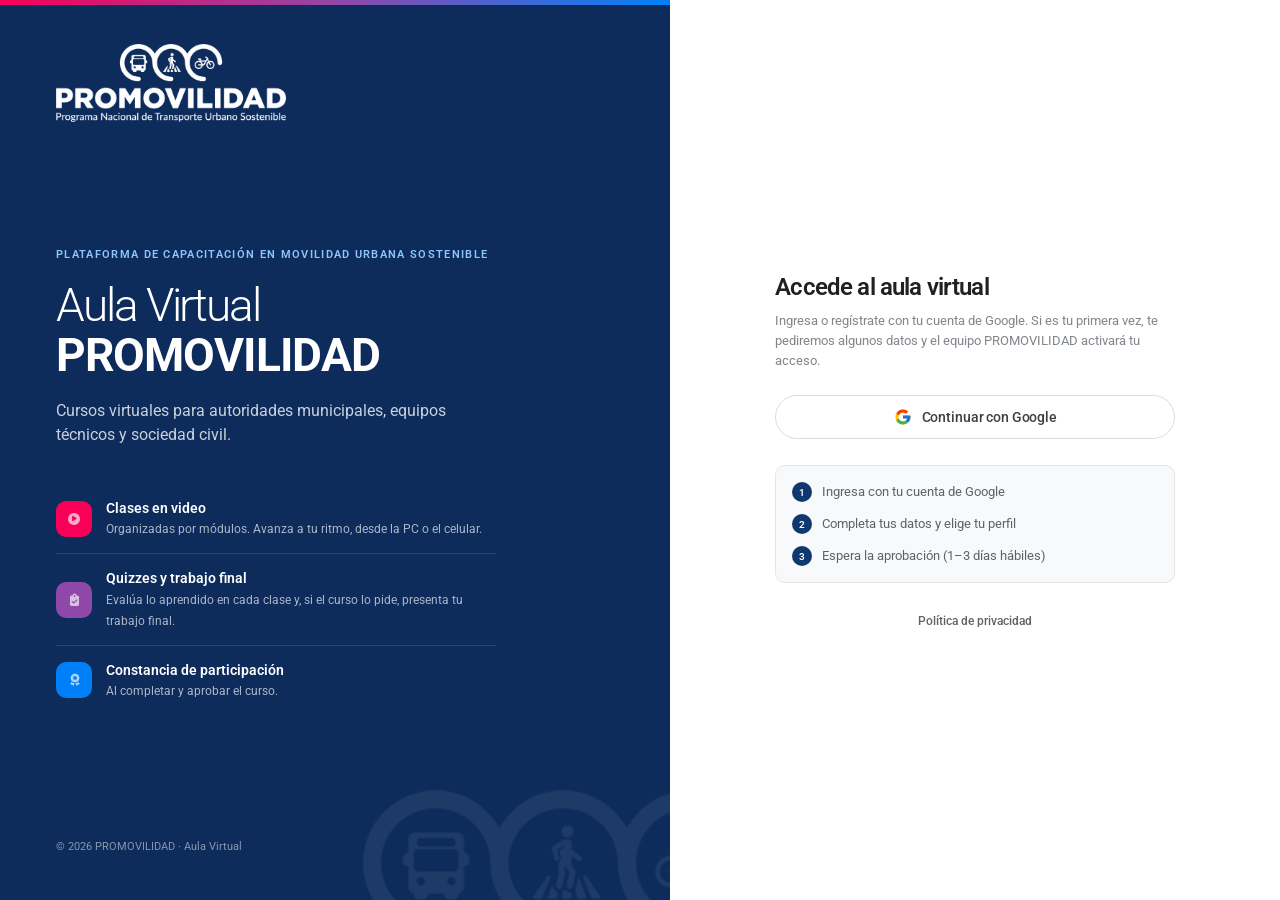
<file: index.html>
<!doctype html>
<html lang="es">
<head>
  <meta charset="utf-8"/>
  <meta name="viewport" content="width=device-width,initial-scale=1"/>
  <title>Aula Virtual · PROMOVILIDAD</title>
  <meta name="description" content="Aula Virtual PROMOVILIDAD: cursos de capacitación en Movilidad Urbana Sostenible."/>
  <link rel="icon" type="image/png" sizes="32x32" href="assets/favicon-32.png"/>
  <link rel="apple-touch-icon" href="assets/apple-touch-icon.png"/>
  <meta name="theme-color" content="#ffffff"/>
  <meta property="og:type" content="website"/>
  <meta property="og:site_name" content="PROMOVILIDAD"/>
  <meta property="og:title" content="Aula Virtual PROMOVILIDAD"/>
  <meta property="og:description" content="Cursos de capacitación en Movilidad Urbana Sostenible para autoridades municipales, equipos técnicos y sociedad civil."/>
  <meta property="og:url" content="https://promovilidad-mtc.github.io/aula-virtual/"/>
  <meta property="og:image" content="https://promovilidad-mtc.github.io/aula-virtual/assets/vista-previa.jpg"/>
  <meta property="og:image:width" content="1200"/>
  <meta property="og:image:height" content="630"/>
  <meta name="twitter:card" content="summary_large_image"/>
  <meta name="description" content="Plataforma de formación oficial de PROMOVILIDAD: capacitación en movilidad urbana sostenible para autoridades, equipos técnicos municipales y sociedad civil."/>
  <meta name="theme-color" content="#7b2d8b"/>
  <link rel="stylesheet" href="css/styles.css?v=202611060003"/>
  <link rel="stylesheet" href="https://cdnjs.cloudflare.com/ajax/libs/font-awesome/6.5.0/css/all.min.css"/>
</head>
<body data-page="landing">

  <main class="lnd2">

    <section class="lnd2-hero">

      <div class="lnd2-hero-in">
        <img class="lnd2-logo fu" src="assets/logo-promovilidad-blanco.webp" width="640" height="217"
             alt="PROMOVILIDAD - Programa Nacional de Transporte Urbano Sostenible"/>

        <div class="lnd2-copy">
          <p class="lnd2-eyebrow fu d1">Plataforma de capacitación en Movilidad Urbana Sostenible</p>
          <h1 class="lnd2-h1 fu d2">
            Aula Virtual <strong>PROMOVILIDAD</strong>
          </h1>
          <p class="lnd2-p fu d3">
            Cursos virtuales para autoridades municipales, equipos técnicos y sociedad civil.
          </p>

          <ul class="lnd2-feats fu d3">
            <li>
              <span class="lnd2-feat-ic"><i class="fa-solid fa-circle-play"></i></span>
              <div><strong>Clases en video</strong><span>Organizadas por módulos. Avanza a tu ritmo, desde la PC o el celular.</span></div>
            </li>
            <li>
              <span class="lnd2-feat-ic"><i class="fa-solid fa-clipboard-check"></i></span>
              <div><strong>Quizzes y trabajo final</strong><span>Evalúa lo aprendido en cada clase y, si el curso lo pide, presenta tu trabajo final.</span></div>
            </li>
            <li>
              <span class="lnd2-feat-ic"><i class="fa-solid fa-award"></i></span>
              <div><strong>Constancia de participación</strong><span>Al completar y aprobar el curso.</span></div>
            </li>
          </ul>
        </div>

        <p class="lnd2-foot">© 2026 PROMOVILIDAD · Aula Virtual</p>
      </div>
    </section>

    <section class="lnd2-panel">
      <div class="lnd2-box fu">

        <div id="vista-google">
          <h2 class="lnd2-title">Accede al aula virtual</h2>
          <p class="lnd2-sub">
            Ingresa o regístrate con tu cuenta de Google. Si es tu primera vez, te pediremos algunos datos
            y el equipo PROMOVILIDAD activará tu acceso.
          </p>

          <button class="btn-google" id="btn-google" type="button">
            <svg width="18" height="18" viewBox="0 0 48 48" aria-hidden="true">
              <path fill="#FFC107" d="M43.6 20.5H42V20H24v8h11.3C33.7 32.7 29.2 36 24 36c-6.6 0-12-5.4-12-12s5.4-12 12-12c3.1 0 5.8 1.2 7.9 3.1l5.7-5.7C34 6.1 29.3 4 24 4 12.9 4 4 12.9 4 24s8.9 20 20 20 20-8.9 20-20c0-1.3-.1-2.4-.4-3.5z"/>
              <path fill="#FF3D00" d="M6.3 14.7l6.6 4.8C14.7 15.1 19 12 24 12c3.1 0 5.8 1.2 7.9 3.1l5.7-5.7C34 6.1 29.3 4 24 4 16.3 4 9.7 8.3 6.3 14.7z"/>
              <path fill="#4CAF50" d="M24 44c5.2 0 9.9-2 13.4-5.2l-6.2-5.2C29.2 35.1 26.7 36 24 36c-5.2 0-9.6-3.3-11.3-7.9l-6.5 5C9.5 39.6 16.2 44 24 44z"/>
              <path fill="#1976D2" d="M43.6 20.5H42V20H24v8h11.3c-.8 2.2-2.2 4.2-4.1 5.6l6.2 5.2C37 39.2 44 34 44 24c0-1.3-.1-2.4-.4-3.5z"/>
            </svg>
            Continuar con Google
          </button>

          <ol class="lnd2-pasos">
            <li><span>1</span> Ingresa con tu cuenta de Google</li>
            <li><span>2</span> Completa tus datos y elige tu perfil</li>
            <li><span>3</span> Espera la aprobación (1–3 días hábiles)</li>
          </ol>

          <p class="lnd2-alt lnd2-admin-link">
            <a href="privacidad.html">Política de privacidad</a>
          </p>
        </div>

      </div>
    </section>
  </main>

  <div class="toast" id="toast" role="status" aria-live="polite"></div>
  <script type="module" src="js/app.js?v=202611060003"></script>
</body>
</html>
</file>
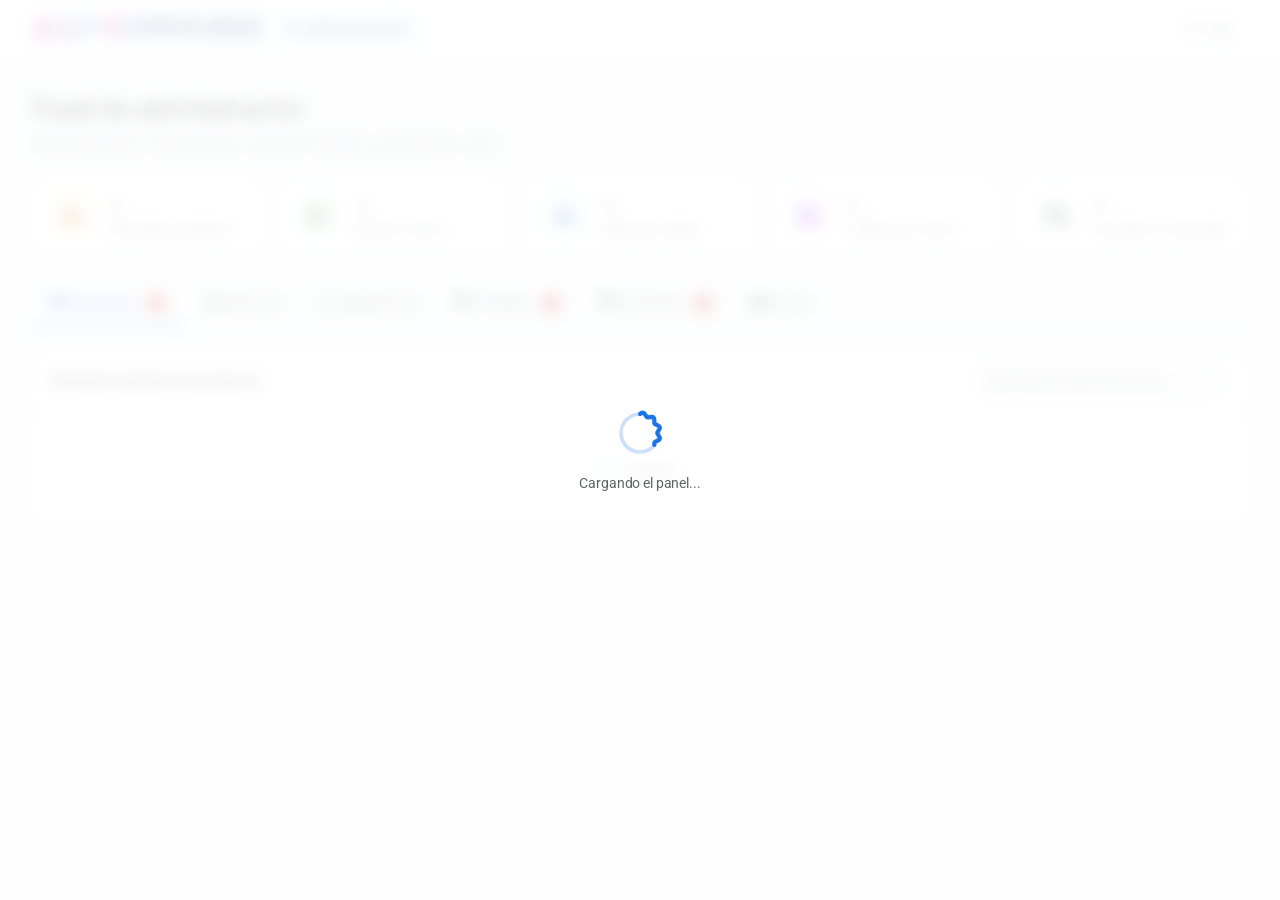
<file: admin.html>
<!doctype html>
<html lang="es">
<head>
  <meta charset="utf-8"/>
  <meta name="viewport" content="width=device-width,initial-scale=1"/>
  <title>Panel Admin · PROMOVILIDAD</title>
  <meta name="description" content="Aula Virtual PROMOVILIDAD: cursos de capacitación en Movilidad Urbana Sostenible."/>
  <link rel="icon" type="image/png" sizes="32x32" href="assets/favicon-32.png"/>
  <link rel="apple-touch-icon" href="assets/apple-touch-icon.png"/>
  <meta name="theme-color" content="#ffffff"/>
  <link rel="stylesheet" href="css/styles.css?v=202611060003"/>
  <link rel="stylesheet" href="https://cdnjs.cloudflare.com/ajax/libs/font-awesome/6.5.0/css/all.min.css"/>
  <style>
    body { min-height:100vh; overflow-y:auto; }

    .admin-header {
      background:var(--white);border-bottom:1px solid var(--border);
      height:var(--header-h);display:flex;align-items:center;
      justify-content:space-between;padding:0 28px;
      position:sticky;top:0;z-index:10;
    }
    .admin-brand { display:flex;align-items:center;gap:10px; }
    .admin-brand .sb-logo { width:28px;height:28px;border-radius:7px;background:var(--grad);display:flex;align-items:center;justify-content:center;font-size:11px;font-weight:700;color:#fff; }
    .admin-brand span { font-size:13px;font-weight:600;color:var(--text); }
    .admin-badge { font-size:10.5px;font-weight:600;padding:3px 10px;border-radius:999px;background:var(--purple-lt);color:var(--purple);border:1px solid var(--purple-md);margin-left:8px; }

    .admin-body { max-width:100%;padding:24px 32px 64px; }

    .tabs { display:flex;gap:4px;margin-bottom:24px;border-bottom:1px solid var(--border);padding-bottom:0; }
    .tab {
      padding:10px 18px;font-size:13px;font-weight:500;
      cursor:pointer;border:none;background:none;
      color:var(--muted);font-family:var(--font);
      border-bottom:2px solid transparent;margin-bottom:-1px;
      transition:.15s;letter-spacing:-.01em;
    }
    .tab:hover { color:var(--text); }
    .tab.active { color:var(--magenta);border-bottom-color:var(--magenta); }
    .tab-badge {
      display:inline-flex;align-items:center;justify-content:center;
      width:18px;height:18px;border-radius:50%;
      background:var(--red);color:#fff;
      font-size:9px;font-weight:700;margin-left:6px;
    }

    .tab-panel { display:none; }
    .tab-panel.active { display:block; }

    .admin-stats { display:grid;grid-template-columns:repeat(5,1fr);gap:10px;margin-bottom:20px; }
    .stat-box { background:var(--white);border:1px solid var(--border);border-radius:var(--r);padding:16px 20px;box-shadow:var(--shadow-xs); }
    .stat-box .n { font-size:32px;font-weight:300;letter-spacing:-.04em;line-height:1;margin-bottom:4px; }
    .stat-box .l { font-size:11px;color:var(--muted); }
    .n-purple { color:var(--purple); }
    .n-magenta { color:var(--magenta); }
    .n-amber   { color:var(--amber); }
    .n-green   { color:#1a7a35; }

    .admin-table-wrap { background:var(--white);border:1px solid var(--border);border-radius:var(--r);overflow:hidden;box-shadow:var(--shadow-xs); }
    .admin-table { width:100%;border-collapse:collapse;font-size:13px; }
    .admin-table thead tr { border-bottom:1px solid var(--border);background:var(--gray-50); }
    .admin-table thead th { padding:8px 10px;text-align:left;font-size:10.5px;font-weight:600;color:var(--muted);letter-spacing:.04em;text-transform:uppercase;white-space:nowrap; }
    .admin-table tbody tr { border-bottom:1px solid var(--border);transition:.1s background; }
    .admin-table tbody tr:last-child { border-bottom:none; }
    .admin-table tbody tr:hover { background:var(--gray-50); }
    .admin-table td { padding:10px;vertical-align:middle;white-space:normal;word-break:break-word;font-size:12.5px; }
    .admin-table-wrap { overflow-x:auto;width:100%; }
    .admin-table { width:100%;table-layout:fixed;min-width:900px; }
    .admin-table th:nth-child(1), .admin-table td:nth-child(1) { width:14%; }
    .admin-table th:nth-child(2), .admin-table td:nth-child(2) { width:17%; }
    .admin-table th:nth-child(3), .admin-table td:nth-child(3) { width:9%; }
    .admin-table th:nth-child(4), .admin-table td:nth-child(4) { width:12%; }
    .admin-table th:nth-child(5), .admin-table td:nth-child(5) { width:14%; }
    .admin-table th:nth-child(6), .admin-table td:nth-child(6) { width:7%; }
    .admin-table th:nth-child(7), .admin-table td:nth-child(7) { width:8%; }
    .admin-table th:nth-child(8), .admin-table td:nth-child(8) { width:9%; }
    .admin-table th:nth-child(9), .admin-table td:nth-child(9) { width:10%; }

    .sp { display:inline-block;padding:3px 10px;border-radius:999px;font-size:11px;font-weight:500; }
    .sp-pendiente  { background:var(--amber-bg);color:var(--amber);border:1px solid rgba(255,149,0,.2); }
    .sp-activo     { background:var(--green-bg);color:#1a7a35;border:1px solid rgba(48,209,88,.2); }
    .sp-inactivo   { background:var(--gray-100);color:var(--muted);border:1px solid var(--border); }
    .sp-rechazado  { background:var(--red-bg);color:var(--red);border:1px solid rgba(255,59,48,.2); }
    .sp-completado { background:var(--green-bg);color:#1a7a35;border:1px solid rgba(48,209,88,.2); }
    .sp-progreso   { background:var(--amber-bg);color:var(--amber);border:1px solid rgba(255,149,0,.2); }

    .act-btns { display:flex;gap:6px;align-items:center; }
    .act-btn {
      padding:5px 10px;border-radius:6px;font-size:11.5px;font-weight:500;
      cursor:pointer;border:1px solid transparent;font-family:var(--font);
      transition:.13s;white-space:nowrap;
    }
    .ab-activar   { background:var(--green-bg);color:#1a7a35;border-color:rgba(48,209,88,.2); }
    .ab-activar:hover { background:rgba(48,209,88,.15); }
    .ab-rechazar  { background:var(--red-bg);color:var(--red);border-color:rgba(255,59,48,.2); }
    .ab-rechazar:hover { background:rgba(255,59,48,.12); }
    .ab-desactivar{ background:var(--amber-bg);color:var(--amber);border-color:rgba(255,149,0,.2); }
    .ab-desactivar:hover { background:rgba(255,149,0,.14); }
    .ab-eliminar  { background:var(--red-bg);color:var(--red);border-color:rgba(255,59,48,.2); }
    .ab-eliminar:hover { background:rgba(255,59,48,.12); }
    .ab-ver       { background:var(--blue-lt);color:var(--blue);border-color:var(--blue-md); }
    .ab-ver:hover { background:rgba(30,134,212,.12); }
    .ab-nota      { background:var(--purple-lt);color:var(--purple);border-color:var(--purple-md); }
    .ab-nota:hover{ background:rgba(123,45,139,.12); }

    .nota-input {
      width:60px;padding:5px 8px;border:1px solid var(--border-hi);
      border-radius:6px;font-size:13px;font-family:var(--font);
      outline:none;text-align:center;
    }
    .nota-input:focus { border-color:var(--purple); }

    .empty-state { padding:48px;text-align:center;color:var(--muted);font-size:13px; }
    .empty-state i { font-size:32px;display:block;margin-bottom:10px;opacity:.3; }

    .table-toolbar { display:flex;align-items:center;justify-content:space-between;padding:14px 16px;border-bottom:1px solid var(--border); }
    .search-input {
      padding:7px 12px;border:1px solid var(--border-hi);border-radius:var(--r-sm);
      font-size:13px;font-family:var(--font);outline:none;width:260px;
      transition:.15s border-color;
    }
    .search-input:focus { border-color:var(--magenta); }

    .modal-overlay { position:fixed;inset:0;background:rgba(0,0,0,.4);display:none;align-items:center;justify-content:center;z-index:100;padding:24px; }
    .modal-overlay.open { display:flex; }
    .modal { background:var(--white);border-radius:16px;padding:28px 32px;max-width:400px;width:100%;box-shadow:var(--shadow-md); }
    .modal h3 { font-size:17px;font-weight:600;letter-spacing:-.03em;margin-bottom:6px; }
    .modal p  { font-size:13px;color:var(--muted);margin-bottom:20px;line-height:1.5; }
    .modal-nota-wrap { display:flex;flex-direction:column;gap:10px;margin-bottom:20px; }
    .modal-nota-wrap label { font-size:12px;font-weight:500;color:var(--gray-500); }
    .modal-nota-wrap input {
      padding:10px 14px;border:1.5px solid var(--border-hi);border-radius:var(--r-sm);
      font-size:16px;font-family:var(--font);outline:none;text-align:center;
      transition:.15s border-color;
    }
    .modal-nota-wrap input:focus { border-color:var(--purple); }
    .modal-nota-wrap textarea {
      padding:10px 12px;border:1px solid var(--border-hi);border-radius:var(--r-sm);
      font-size:13px;font-family:var(--font);outline:none;resize:none;
      transition:.15s border-color;
    }
    .modal-nota-wrap textarea:focus { border-color:var(--purple); }
    .modal-acts { display:flex;gap:10px;justify-content:flex-end; }

    @media (max-width:800px){ .admin-stats{grid-template-columns:repeat(2,1fr)} .admin-body{padding:16px} .table-toolbar{flex-direction:column;align-items:stretch;gap:8px} .search-input{width:100%} .tabs{overflow-x:auto} }

    .loading { display:flex;align-items:center;justify-content:center;padding:48px;color:var(--muted);font-size:13px;gap:8px; }

    .ed-toolbar { display:flex;align-items:center;justify-content:space-between;gap:12px;padding:14px 16px;border-bottom:1px solid var(--border); }
    .ed-toolbar h3 { font-size:14px;font-weight:600;color:var(--text);margin:0; }
    .ed-toolbar .ed-sub { font-size:12px;color:var(--muted);margin-top:2px; }
    .ed-back { background:none;border:none;color:var(--blue);font-size:12.5px;cursor:pointer;padding:0;margin-bottom:6px;font-family:var(--font); }
    .ed-back:hover { text-decoration:underline; }
    .ed-list { list-style:none;margin:0;padding:0; }
    .ed-item { display:flex;align-items:center;gap:14px;padding:12px 16px;border-bottom:1px solid var(--border); }
    .ed-item:last-child { border-bottom:none; }
    .ed-item:hover { background:var(--gray-50); }
    .ed-item.ed-oculto .ed-titulo { color:var(--muted); }
    .ed-num { width:28px;height:28px;flex:none;border-radius:50%;background:var(--gray-100);color:var(--gray-500);display:flex;align-items:center;justify-content:center;font-size:12px;font-weight:600; }
    .ed-main { flex:1;min-width:0; }
    .ed-titulo { font-size:13.5px;font-weight:500;color:var(--text);line-height:1.35; }
    .ed-meta { display:flex;flex-wrap:wrap;gap:6px;align-items:center;margin-top:5px;font-size:11.5px;color:var(--muted); }
    .ed-acts { display:flex;gap:6px;align-items:center;flex:none; }
    .ed-flechas { display:flex;flex-direction:column;gap:2px; }
    .ed-flecha { width:24px;height:18px;border:1px solid var(--border);background:var(--white);border-radius:4px;cursor:pointer;font-size:9px;color:var(--gray-500);padding:0; }
    .ed-flecha:hover:not(:disabled) { border-color:var(--blue);color:var(--blue); }
    .ed-flecha:disabled { opacity:.35;cursor:default; }
    .sp-oculto { background:var(--gray-100);color:var(--muted);border:1px solid var(--border); }
    .sp-perfil { background:var(--blue-lt);color:var(--blue);border:1px solid var(--blue-md); }

    .modal.modal-ancho { max-width:560px;max-height:90vh;overflow-y:auto; }
    .ed-form .fg { margin-bottom:14px; }
    .ed-form .fl { display:block;font-size:12px;font-weight:500;color:var(--gray-500);margin-bottom:6px; }
    .ed-form .fi, .ed-form textarea {
      width:100%;padding:9px 12px;border:1px solid var(--border-hi);border-radius:var(--r-sm);
      font-size:13.5px;font-family:var(--font);outline:none;box-sizing:border-box;
    }
    .ed-form textarea { resize:vertical;min-height:70px; }
    .ed-form .fi:focus, .ed-form textarea:focus { border-color:var(--blue); }
    .ed-checks { display:flex;flex-direction:column;gap:8px; }
    .ed-check { display:flex;align-items:flex-start;gap:9px;font-size:13px;color:var(--text);cursor:pointer;line-height:1.4; }
    .ed-check input { margin-top:2px;accent-color:var(--blue); }
    .ed-check small { display:block;color:var(--muted);font-size:11.5px; }
    .ed-nota { font-size:11.5px;color:var(--muted);margin-top:6px;line-height:1.45; }
    .ed-form select.fi { background:var(--white); }
    .ed-video-estado { font-size:12px;margin-top:8px;line-height:1.45; }
    .ed-preview { margin-top:10px;border-radius:var(--r-sm);overflow:hidden;border:1px solid var(--border);background:#000;aspect-ratio:16/9; }
    .ed-preview iframe { width:100%;height:100%;border:0;display:block; }
    .ed-mat { display:grid;grid-template-columns:1fr 1.4fr 24px;gap:6px;align-items:center;margin-bottom:6px; }
    .ed-mat .fi { padding:7px 10px;font-size:12.5px; }
    .ed-mat .mat-quitar { height:24px; }
    @media (max-width:600px){ .ed-mat{grid-template-columns:1fr 24px} .ed-mat .mat-url{grid-column:1} .ed-acts{flex-wrap:wrap} }

    .ed-preg { border:1px solid var(--border);border-radius:var(--r-sm);padding:12px;margin-bottom:10px;background:var(--gray-50); }
    .ed-preg-cab { display:flex;align-items:center;justify-content:space-between;margin-bottom:8px;font-size:12.5px; }
    .ed-preg-acts { display:flex;gap:4px; }
    .ed-preg-acts .ed-flecha { height:22px;width:24px; }
    .ed-preg textarea { background:var(--white);min-height:52px; }
    .ed-opcs { display:flex;flex-direction:column;gap:6px;margin-top:8px; }
    .ed-opc { display:grid;grid-template-columns:18px 22px 1fr;gap:6px;align-items:center;cursor:pointer; }
    .ed-opc input[type="radio"] { accent-color:#1a7a35;width:16px;height:16px;margin:0; }
    .ed-opc .fi { padding:6px 10px;font-size:12.5px;background:var(--white); }
    .ed-letra { width:22px;height:22px;border-radius:50%;background:var(--white);border:1px solid var(--border);display:flex;align-items:center;justify-content:center;font-size:11px;font-weight:600;color:var(--gray-500); }
    .ed-opc:has(input[type="radio"]:checked) .ed-letra { background:#1a7a35;border-color:#1a7a35;color:#fff; }
    .ed-opc:has(input[type="radio"]:checked) .fi { border-color:#1a7a35; }
    .ed-aviso { display:flex;gap:10px;align-items:flex-start;background:var(--amber-bg);border:1px solid rgba(255,149,0,.25);color:var(--text);border-radius:var(--r-sm);padding:10px 12px;font-size:12.5px;line-height:1.45;margin-bottom:12px; }
    .ed-aviso i { color:var(--amber);margin-top:2px; }
  </style>
</head>
<body data-page="admin">

  <div id="carga-global" class="carga-global" role="status">
    <div class="carga-caja"><div class="carga-spin"></div><p>Cargando el panel...</p></div>
  </div>

  <header class="admin-header">
    <div class="admin-brand">
      <img class="app-logo-img" src="assets/logo-promovilidad-color.webp" width="720" height="81" alt="PROMOVILIDAD"/>
      <span class="admin-badge"><i class="fa-solid fa-shield-halved"></i> Administración</span>
    </div>
    <div style="display:flex;align-items:center;gap:10px">
      <span style="font-size:12px;color:var(--muted)" id="admin-email"></span>

      <button class="btn btn-sm btn-ghost" id="btn-respaldo" hidden title="Descarga en Excel todos los datos de la plataforma">
        <i class="fa-solid fa-database"></i> Descargar respaldo
      </button>
      <button class="btn btn-sm btn-ghost" id="btn-salir">
        <i class="fa-solid fa-arrow-right-from-bracket"></i> Salir
      </button>
    </div>
  </header>

  <div class="admin-body">

    <div class="admin-hero fu">
      <h1>Panel de administración</h1>
      <p>Aprueba alumnos, revisa trabajos, responde consultas y gestiona los cursos.</p>
    </div>

    <div class="admin-stats fu">
      <div class="stat-box">
        <span class="stat-ic ic-ambar"><i class="fa-solid fa-user-clock"></i></span>
        <div><div class="n" id="stat-pendientes">—</div><div class="l">Solicitudes pendientes</div></div>
      </div>
      <div class="stat-box">
        <span class="stat-ic ic-verde"><i class="fa-solid fa-user-check"></i></span>
        <div><div class="n" id="stat-activos">—</div><div class="l">Alumnos activos</div></div>
      </div>
      <div class="stat-box">
        <span class="stat-ic ic-azul"><i class="fa-solid fa-book-open-reader"></i></span>
        <div><div class="n" id="stat-matriculas">—</div><div class="l">Matrículas totales</div></div>
      </div>
      <div class="stat-box">
        <span class="stat-ic ic-morado"><i class="fa-solid fa-file-circle-check"></i></span>
        <div><div class="n" id="stat-examenes">—</div><div class="l">Trabajos por revisar</div></div>
      </div>
      <div class="stat-box">
        <span class="stat-ic ic-gris"><i class="fa-solid fa-comments"></i></span>
        <div><div class="n" id="stat-consultas">—</div><div class="l">Consultas sin responder</div></div>
      </div>
    </div>

    <div class="tabs">
      <button class="tab active" data-tab="solicitudes" onclick="switchTab('solicitudes')">
        <i class="fa-solid fa-clock"></i> Solicitudes
        <span class="tab-badge" id="badge-sol">0</span>
      </button>
      <button class="tab" data-tab="alumnos" onclick="switchTab('alumnos')">
        <i class="fa-solid fa-users"></i> Alumnos
      </button>
      <button class="tab" data-tab="seguimiento" onclick="switchTab('seguimiento')">
        <i class="fa-solid fa-chart-line"></i> Seguimiento
      </button>
      <button class="tab" data-tab="examenes" onclick="switchTab('examenes')">
        <i class="fa-solid fa-file-circle-check"></i> Trabajos
        <span class="tab-badge" id="badge-exam">0</span>
      </button>
      <button class="tab" data-tab="consultas" onclick="switchTab('consultas')">
        <i class="fa-solid fa-comments"></i> Consultas
        <span class="tab-badge" id="badge-cons">0</span>
      </button>
      <button class="tab" data-tab="cursos" onclick="switchTab('cursos')">
        <i class="fa-solid fa-book-open"></i> Cursos
      </button>
    </div>

    <div class="tab-panel active" id="panel-solicitudes">
      <div class="admin-table-wrap">
        <div class="table-toolbar">
          <span style="font-size:13px;font-weight:500;color:var(--text)">Solicitudes pendientes de aprobación</span>
          <input class="search-input" type="text" placeholder="Buscar por nombre, email, DNI..." id="search-sol" oninput="filtrarTabla('sol')"/>
        </div>
        <div id="tabla-solicitudes">
          <div class="loading"><i class="fa-solid fa-spinner fa-spin"></i> Cargando...</div>
        </div>
      </div>
    </div>

    <div class="tab-panel" id="panel-alumnos">
      <div class="admin-table-wrap">
        <div class="table-toolbar">
          <span style="font-size:13px;font-weight:500;color:var(--text)">Alumnos registrados</span>
          <input class="search-input" type="text" placeholder="Buscar por nombre, email, DNI..." id="search-alum" oninput="filtrarTabla('alum')"/>
        </div>
        <div id="tabla-alumnos">
          <div class="loading"><i class="fa-solid fa-spinner fa-spin"></i> Cargando...</div>
        </div>
      </div>
    </div>

    <div class="tab-panel" id="panel-examenes">
      <div class="admin-table-wrap">
        <div class="table-toolbar">
          <span style="font-size:13px;font-weight:500;color:var(--text)">Trabajos finales entregados</span>
          <select class="search-input" id="filtro-trab" style="width:200px" onchange="filtrarTrabajos()">
            <option value="pendiente">Por revisar</option>
            <option value="">Todos</option>
          </select>
        </div>
        <div id="tabla-examenes">
          <div class="loading"><i class="fa-solid fa-spinner fa-spin"></i> Cargando...</div>
        </div>
      </div>
    </div>

    <div class="tab-panel" id="panel-seguimiento">
      <div class="admin-table-wrap">
        <div class="table-toolbar" style="gap:10px;flex-wrap:wrap">
          <select class="search-input" id="sg-curso" style="width:340px"></select>
          <div style="display:flex;gap:8px;align-items:center">
            <input class="search-input" type="text" placeholder="Buscar alumno..." id="sg-buscar"/>
            <button class="btn btn-sm btn-ghost" id="sg-csv" title="Descargar para Excel"><i class="fa-solid fa-file-excel"></i> Excel</button>
          </div>
        </div>
        <div id="tabla-seguimiento">
          <div class="loading"><i class="fa-solid fa-spinner fa-spin"></i> Cargando...</div>
        </div>
      </div>
    </div>

    <div class="tab-panel" id="panel-consultas">
      <div class="admin-table-wrap">
        <div class="table-toolbar">
          <span style="font-size:13px;font-weight:500;color:var(--text)">Consultas de los alumnos</span>
          <select class="search-input" id="cs-filtro" style="width:200px">
            <option value="pendientes">Sin responder</option>
            <option value="todas">Todas</option>
          </select>
        </div>
        <div id="lista-consultas">
          <div class="loading"><i class="fa-solid fa-spinner fa-spin"></i> Cargando...</div>
        </div>
      </div>
    </div>

    <div class="tab-panel" id="panel-cursos">
      <div class="admin-table-wrap" id="editor-cursos">
        <div class="loading"><i class="fa-solid fa-spinner fa-spin"></i> Cargando...</div>
      </div>
    </div>

  </div>

  <div class="modal-overlay" id="modal-editor">
    <div class="modal modal-ancho">
      <h3 id="me-titulo">Editar</h3>
      <p id="me-desc" style="margin-bottom:16px"></p>
      <form class="ed-form" id="me-form" novalidate></form>
      <div class="modal-acts">
        <button class="btn btn-ghost" type="button" id="me-cancelar">Cancelar</button>
        <button class="btn btn-grad" type="button" id="me-guardar"><i class="fa-solid fa-check"></i> Guardar</button>
      </div>
    </div>
  </div>

  <div class="modal-overlay" id="modal-nota">
    <div class="modal">
      <h3>Revisar trabajo final</h3>
      <p id="modal-nota-desc">Alumno · Curso</p>
      <div class="modal-nota-wrap">
        <a class="act-btn ab-ver" id="rev-abrir" href="#" target="_blank" rel="noopener" style="text-align:center;padding:8px">
          <i class="fa-brands fa-google-drive"></i> Abrir el trabajo en Drive
        </a>
        <label>Comentario para el alumno (obligatorio si lo observas)</label>
        <textarea id="input-comentario" rows="3" placeholder="Qué debe corregir, o una felicitación..."></textarea>
      </div>
      <div class="modal-acts">
        <button class="btn btn-ghost" onclick="cerrarModalNota()">Cancelar</button>
        <button class="btn btn-ghost" id="btn-observar" onclick="guardarRevision('desaprobado')" style="color:var(--amber)">
          <i class="fa-solid fa-triangle-exclamation"></i> Observar
        </button>
        <button class="btn btn-grad" id="btn-guardar-nota" onclick="guardarRevision('revisado')">
          <i class="fa-solid fa-check"></i> Conforme
        </button>
      </div>
    </div>
  </div>

  <div class="toast" id="toast"></div>
  <script type="module" src="js/supabase.js?v=202611060003"></script>
  <script type="module" src="js/admin.js?v=202611060003"></script>
  <script type="module" src="js/admin-cursos.js?v=202611060003"></script>
  <script type="module" src="js/admin-seguimiento.js?v=202611060003"></script>
</body>
</html>
</file>
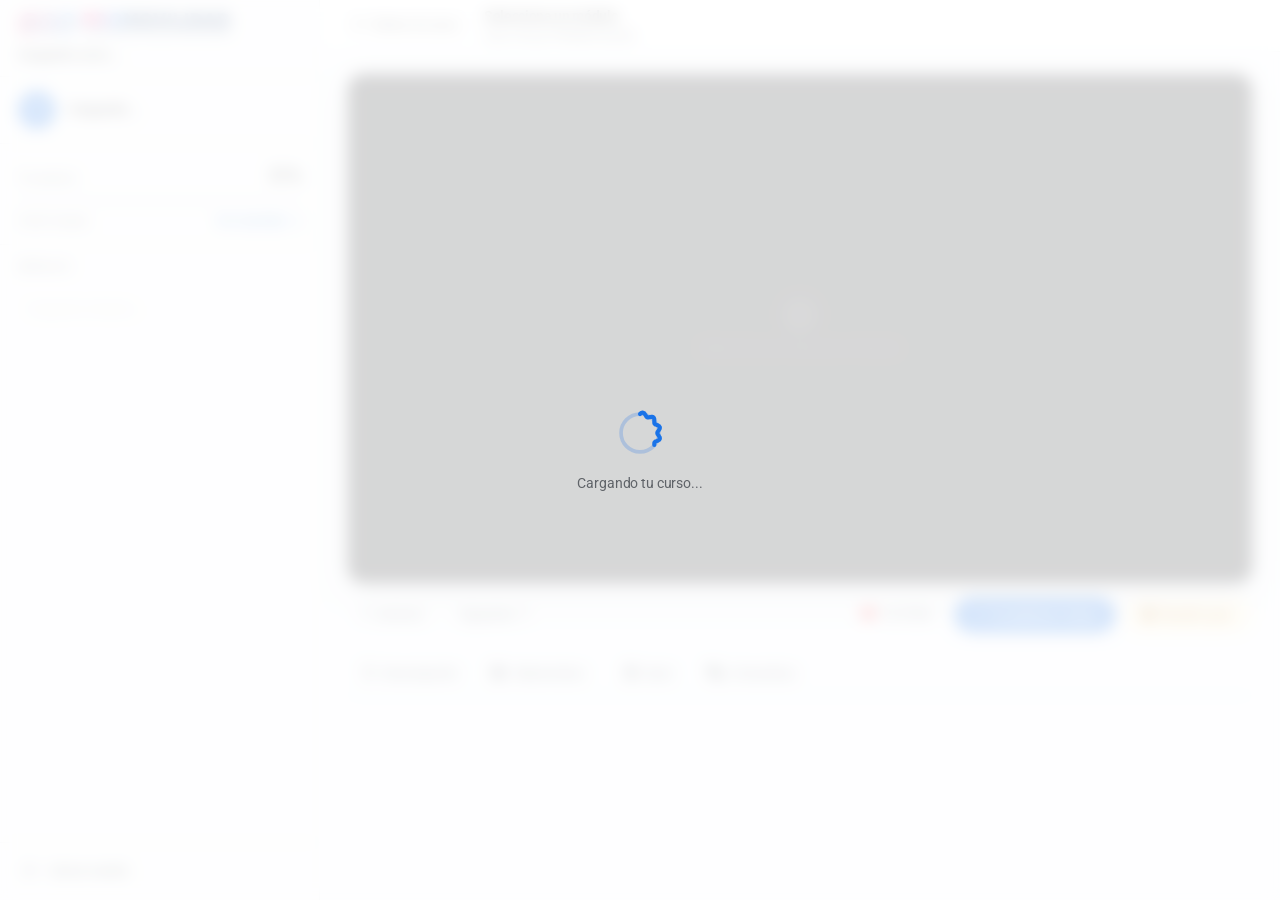
<file: aula.html>
<!doctype html>
<html lang="es">
<head>
  <meta charset="utf-8"/>
  <meta name="viewport" content="width=device-width,initial-scale=1"/>
  <title>Aula Virtual · PROMOVILIDAD</title>
  <meta name="description" content="Aula Virtual PROMOVILIDAD: cursos de capacitación en Movilidad Urbana Sostenible."/>
  <link rel="icon" type="image/png" sizes="32x32" href="assets/favicon-32.png"/>
  <link rel="apple-touch-icon" href="assets/apple-touch-icon.png"/>
  <meta name="theme-color" content="#ffffff"/>
  <link rel="stylesheet" href="css/styles.css?v=202611060003"/>
  <link rel="stylesheet" href="https://cdnjs.cloudflare.com/ajax/libs/font-awesome/6.5.0/css/all.min.css"/>
  <style>
    body { overflow: hidden; height: 100vh; }
  </style>
</head>
<body data-page="aula">

  <div id="carga-global" class="carga-global" role="status">
    <div class="carga-caja"><div class="carga-spin"></div><p>Cargando tu curso...</p></div>
  </div>

  <div class="aula-page">

    <aside class="sidebar">
      <div class="sb-top">
        <div class="sb-course">
          <img class="app-logo-img sb-logo-img" src="assets/logo-promovilidad-color.webp" width="720" height="81" alt="PROMOVILIDAD"/>
          <small id="sb-curso">Cargando curso...</small>
        </div>
      </div>

      <div class="sb-user">
        <div class="sb-av" id="sb-initials">??</div>
        <div class="sb-ui">
          <strong id="sb-nombre">Cargando...</strong>
          <span id="sb-perfil"></span>
        </div>
      </div>

      <div class="sb-prog">
        <div class="sb-pr">
          <span>Tu avance</span>
          <strong id="prog-pct">0 %</strong>
        </div>
        <div class="prog-track">
          <div class="prog-fill" id="prog-fill" style="width:0%"></div>
        </div>
        <div class="sb-pr-pie">
          <span id="prog-label">0 de 0 clases</span>
          <a class="sb-ver-res" id="sb-ver-res" href="catalogo.html">Ver resultado <i class="fa-solid fa-arrow-right"></i></a>
        </div>
      </div>

      <div class="sb-sec">Módulos</div>
      <div class="sb-nav" id="sb-nav">
        <div style="padding:16px;font-size:12px;color:var(--gray-300)">Cargando módulos...</div>
      </div>

      <div class="sb-pie">
        <button class="sb-salir" id="btn-salir" type="button">
          <i class="fa-solid fa-arrow-right-from-bracket"></i> Cerrar sesión
        </button>
      </div>
    </aside>
    <div class="sb-backdrop" onclick="document.body.classList.remove('sb-abierto')"></div>

    <div class="main">

      <div class="topbar">
        <button class="btn btn-sm btn-ghost btn-menu" id="btn-menu" aria-label="Abrir menú de módulos">
          <i class="fa-solid fa-bars"></i>
        </button>
        <a class="btn btn-sm btn-volver" id="btn-volver" href="catalogo.html" title="Volver al detalle del curso">
          <i class="fa-solid fa-arrow-left"></i><span>Volver al curso</span>
        </a>
        <div class="tb-l">
          <h2 id="tb-title">Selecciona un módulo</h2>
          <p id="tb-sub">Aula Virtual PROMOVILIDAD</p>
        </div>
      </div>

      <div class="content">

        <div class="v-panel">

          <div id="panel-descripcion" class="panel-lectura" style="display:none">
            <div class="pl-cab">
              <span class="pl-ic"><i class="fa-solid fa-book-open"></i></span>
              <div>
                <div class="pl-eti">Lectura</div>
                <h3 id="desc-titulo"></h3>
              </div>
            </div>
            <div id="desc-texto" class="pl-texto"></div>
          </div>

          <div id="panel-texto-video" style="display:none;padding:10px 4px 8px">
            <div style="display:flex;align-items:center;gap:8px">
              <div style="width:3px;height:16px;border-radius:99px;background:var(--g-blue);flex-shrink:0"></div>
              <p id="texto-video" style="font-size:13px;font-weight:500;color:var(--gray-600);margin:0"></p>
            </div>
          </div>

          <div class="v-wrap" id="v-wrap">
            <div class="v-ph" id="v-ph">
              <i class="fa-regular fa-circle-play"></i>
              <p id="ph-txt">Selecciona una clase para comenzar</p>
            </div>
          </div>

          <div class="v-barra">
            <div class="v-barra-izq">
              <button class="btn btn-sm btn-ghost" id="btn-prev">
                <i class="fa-solid fa-chevron-left"></i> Anterior
              </button>
              <button class="btn btn-sm btn-ghost" id="btn-next">
                Siguiente <i class="fa-solid fa-chevron-right"></i>
              </button>
            </div>
            <div class="v-barra-der">
              <a class="btn btn-sm btn-ghost" id="yt-link" href="https://youtube.com" target="_blank" rel="noopener">
                <i class="fa-brands fa-youtube" style="color:#ff0000"></i> YouTube
              </a>
              <button class="btn btn-sm btn-dark" id="btn-completar">
                <i class="fa-solid fa-check"></i> Completar clase
              </button>
              <button class="btn btn-sm btn-amber" id="btn-quiz">
                <i class="fa-solid fa-clipboard-question"></i> Rendir quiz
              </button>
            </div>
          </div>

          <div class="aviso-curso" id="aviso-curso" hidden></div>

          <div class="aula-tabs" role="tablist" aria-label="Información de la clase">
            <button class="aula-tab" role="tab" data-tab="desc" id="t-desc">
              <i class="fa-solid fa-align-left"></i> Descripción
            </button>
            <button class="aula-tab" role="tab" data-tab="mat" id="t-mat">
              <i class="fa-solid fa-folder-open"></i> Materiales <span class="aula-tab-n" id="n-mat"></span>
            </button>
            <button class="aula-tab" role="tab" data-tab="quiz" id="t-quiz">
              <i class="fa-solid fa-clipboard-question"></i> Quiz <span class="aula-tab-punto" id="p-quiz" hidden></span>
            </button>
            <button class="aula-tab" role="tab" data-tab="cons" id="t-cons">
              <i class="fa-solid fa-comments"></i> Consultas <span class="aula-tab-n" id="n-cons"></span>
            </button>
          </div>

          <div class="aula-panel" role="tabpanel" id="tab-desc">
            <div class="clase-desc" id="clase-desc" hidden></div>
          </div>

          <div class="aula-panel" role="tabpanel" id="tab-mat" hidden>
            <div id="card-recursos" style="display:none">
              <div id="lista-recursos" class="lista-recursos"></div>
            </div>
            <p class="tab-vacio" id="mat-vacio">Esta clase no tiene materiales para descargar.</p>
          </div>

          <div class="aula-panel" role="tabpanel" id="tab-quiz" hidden>
            <div class="qs-wrap">
              <div class="qs-hd"><i class="fa-solid fa-clipboard-question"></i> Quiz de esta clase</div>
              <div class="qs-score" id="qs-score">—</div>
              <div class="qs-label" id="qs-label">Sin rendir · 1 solo intento</div>
              <div class="qs-bar"><div class="qs-fill" id="qs-fill" style="width:0%"></div></div>
              <button class="btn btn-sm btn-amber" id="btn-quiz2">Iniciar quiz</button>
            </div>
          </div>

          <div class="aula-panel" role="tabpanel" id="tab-cons" hidden>
            <div class="consulta-caja">
              <label class="fl" for="ask-ta">¿Tienes una duda sobre esta clase? Escríbele a la profesora</label>
              <textarea class="ask-ta" id="ask-ta" rows="3" placeholder="Escribe tu pregunta sobre esta clase…"></textarea>
              <div class="consulta-pie">
                <button class="btn btn-sm btn-dark" id="btn-consulta">
                  <i class="fa-solid fa-paper-plane"></i> Enviar consulta
                </button>
              </div>
            </div>
            <div id="mis-consultas"></div>
          </div>

        </div>
      </div>
    </div>
  </div>

  <div class="toast" id="toast"></div>
  <script type="module" src="js/supabase.js?v=202611060003"></script>
  <script type="module" src="js/app.js?v=202611060003"></script>
</body>
</html>
</file>
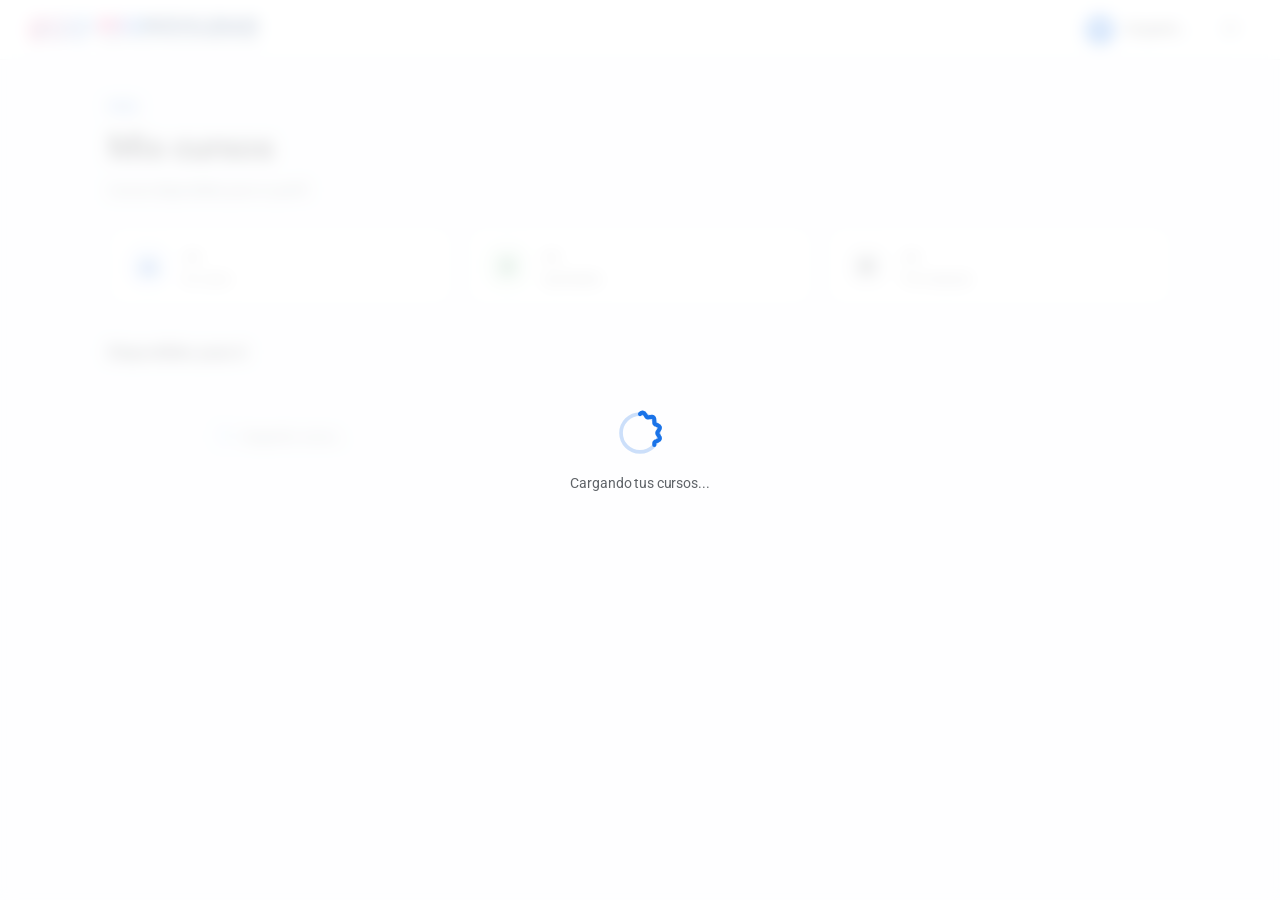
<file: catalogo.html>
<!doctype html>
<html lang="es">
<head>
  <meta charset="utf-8"/>
  <meta name="viewport" content="width=device-width,initial-scale=1"/>
  <title>Mis cursos · PROMOVILIDAD</title>
  <meta name="description" content="Aula Virtual PROMOVILIDAD: cursos de capacitación en Movilidad Urbana Sostenible."/>
  <link rel="icon" type="image/png" sizes="32x32" href="assets/favicon-32.png"/>
  <link rel="apple-touch-icon" href="assets/apple-touch-icon.png"/>
  <meta name="theme-color" content="#ffffff"/>
  <link rel="stylesheet" href="css/styles.css?v=202611060003"/>
  <link rel="stylesheet" href="https://cdnjs.cloudflare.com/ajax/libs/font-awesome/6.5.0/css/all.min.css"/>
  <style>
    body { min-height: 100vh; overflow-y: auto; }

    .cat-header {
      background: var(--white); border-bottom: 1px solid var(--border);
      height: var(--header-h); display: flex; align-items: center;
      justify-content: space-between; padding: 0 28px;
      position: sticky; top: 0; z-index: 10;
    }
    .cat-brand { display: flex; align-items: center; gap: 10px; }
    .cat-brand .sb-logo { width: 28px; height: 28px; border-radius: 7px; background: var(--grad); display: flex; align-items: center; justify-content: center; font-size: 11px; font-weight: 700; color: #fff; }
    .cat-brand span { font-size: 13px; font-weight: 600; color: var(--text); letter-spacing: -.02em; }
    .cat-user { display: flex; align-items: center; gap: 10px; }
    .cat-user-link { display:flex; align-items:center; gap:10px; text-decoration:none; color:inherit; padding:4px 8px; border-radius:8px; transition:.13s; }
    .cat-user-link:hover { background:var(--gray-100); }
    .cat-user-av { width: 30px; height: 30px; border-radius: 50%; background: var(--grad); color: #fff; display: flex; align-items: center; justify-content: center; font-size: 11px; font-weight: 600; }
    .cat-user-info strong { font-size: 12.5px; display: block; font-weight: 500; letter-spacing: -.02em; }
    .cat-user-info span { font-size: 11px; color: var(--muted); }

    .cat-body { max-width: 960px; margin: 0 auto; padding: 32px 24px 64px; }

    .cat-hero { margin-bottom: 36px; }
    .cat-hero h1 { font-size: clamp(1.6rem, 3vw, 2.2rem); font-weight: 300; letter-spacing: -.04em; color: var(--black); margin-bottom: 8px; }
    .cat-hero h1 strong { font-weight: 600; }
    .cat-hero p { font-size: 14px; color: var(--muted); }

    .cat-stats { display: flex; gap: 16px; margin-bottom: 32px; flex-wrap: wrap; }
    .stat-card { background: var(--white); border: 1px solid var(--border); border-radius: var(--r); padding: 14px 20px; flex: 1; min-width: 140px; box-shadow: var(--shadow-xs); }
    .stat-card .num { font-size: 28px; font-weight: 300; letter-spacing: -.04em; line-height: 1; margin-bottom: 4px; }
    .stat-card .num.grad { background: var(--grad); -webkit-background-clip: text; -webkit-text-fill-color: transparent; background-clip: text; }
    .stat-card .lbl { font-size: 11px; color: var(--muted); letter-spacing: -.01em; }

    .sec-label { font-size: 10px; font-weight: 700; letter-spacing: .1em; text-transform: uppercase; color: var(--gray-300); margin-bottom: 14px; }

    .course-grid { display: flex; flex-direction: column; gap: 10px; margin-bottom: 36px; }

    .course-card {
      background: var(--white); border: 1px solid var(--border);
      border-radius: var(--r); padding: 18px 20px;
      display: flex; align-items: center; gap: 16px;
      transition: border-color .15s, box-shadow .15s;
      position: relative; overflow: hidden;
    }
    .course-card::before {
      content: ''; position: absolute; left: 0; top: 0; bottom: 0;
      width: 3px; opacity: 0; transition: .2s opacity;
    }
    .course-card.cc-purple::before  { background: var(--purple); }
    .course-card.cc-magenta::before { background: var(--magenta); }
    .course-card.cc-blue::before    { background: var(--blue); }
    .course-card:hover { border-color: var(--gray-200); box-shadow: var(--shadow-sm); }
    .course-card:hover::before { opacity: 1; }

    .course-num {
      width: 40px; height: 40px; border-radius: 10px;
      display: flex; align-items: center; justify-content: center;
      font-size: 16px; font-weight: 300; flex-shrink: 0; letter-spacing: -.04em;
    }
    .cc-purple  .course-num { background: var(--purple-lt);  color: var(--purple); }
    .cc-magenta .course-num { background: var(--magenta-lt); color: var(--magenta); }
    .cc-blue    .course-num { background: var(--blue-lt);    color: var(--blue); }

    .course-info { flex: 1; min-width: 0; }
    .course-info h3 { font-size: 13.5px; font-weight: 600; letter-spacing: -.02em; margin-bottom: 4px; white-space: nowrap; overflow: hidden; text-overflow: ellipsis; }
    .course-info p  { font-size: 12px; color: var(--muted); }

    .course-status { display: flex; flex-direction: column; align-items: flex-end; gap: 8px; flex-shrink: 0; }
    .status-badge { font-size: 10.5px; font-weight: 500; padding: 3px 10px; border-radius: 999px; white-space: nowrap; }
    .sb-matriculado { background: var(--blue-lt); color: var(--blue); }
    .sb-progreso    { background: var(--amber-bg); color: var(--amber); }
    .sb-completado  { background: var(--green-bg); color: #1a7a35; }
    .sb-disponible  { background: var(--gray-100); color: var(--gray-400); }

    .mini-prog { width: 120px; }
    .mini-prog-bar { height: 3px; background: var(--gray-100); border-radius: 99px; overflow: hidden; margin-bottom: 3px; }
    .mini-prog-fill { height: 100%; background: var(--grad); border-radius: 99px; }
    .mini-prog span { font-size: 10px; color: var(--muted); }

    .btn-matricula {
      padding: 7px 14px; border-radius: var(--r-sm);
      font-size: 12px; font-weight: 500; font-family: var(--font);
      cursor: pointer; border: 1px solid transparent;
      transition: .13s; letter-spacing: -.01em; white-space: nowrap;
    }
    .bm-disponible { background: var(--grad); color: #fff; }
    .bm-disponible:hover { opacity: .9; }
    .bm-ingresar { background: var(--gray-900); color: #fff; border-color: var(--gray-900); }
    .bm-ingresar:hover { background: var(--gray-600); }
    .bm-completado { background: var(--green-bg); color: #1a7a35; border-color: rgba(48,209,88,.2); cursor: default; }

    .modal-overlay {
      position: fixed; inset: 0; background: rgba(0,0,0,.4);
      display: none; align-items: center; justify-content: center;
      z-index: 100; padding: 24px;
    }
    .modal-overlay.open { display: flex; }
    .modal {
      background: var(--white); border-radius: 16px;
      padding: 32px; max-width: 420px; width: 100%;
      box-shadow: var(--shadow-md);
    }
    .modal h3 { font-size: 18px; font-weight: 600; letter-spacing: -.03em; margin-bottom: 8px; }
    .modal p  { font-size: 13px; color: var(--muted); line-height: 1.6; margin-bottom: 24px; }
    .modal-acts { display: flex; gap: 10px; justify-content: flex-end; }

    .loading { display: flex; align-items: center; justify-content: center; padding: 48px; color: var(--muted); font-size: 13px; gap: 10px; }
  </style>
</head>
<body data-page="catalogo">

  <div id="carga-global" class="carga-global" role="status">
    <div class="carga-caja"><div class="carga-spin"></div><p>Cargando tus cursos...</p></div>
  </div>

  <header class="cat-header">
    <a class="cat-brand" href="catalogo.html" title="Mis cursos">
      <img class="app-logo-img" src="assets/logo-promovilidad-color.webp" width="720" height="81" alt="PROMOVILIDAD"/>
    </a>
    <div class="cat-user">
      <a href="perfil.html" class="cat-user-link" title="Mi perfil">
        <div class="cat-user-av" id="cat-initials">??</div>
        <div class="cat-user-info">
          <strong id="cat-nombre">Cargando...</strong>
          <span id="cat-perfil"></span>
        </div>
      </a>
      <button class="btn btn-sm btn-ghost" id="btn-salir">
        <i class="fa-solid fa-arrow-right-from-bracket"></i>
      </button>
    </div>
  </header>

  <div class="cat-body">

    <div class="cat-hero fu">
      <p class="cat-saludo" id="cat-saludo">Hola</p>
      <h1>Mis cursos</h1>
      <p id="cat-subtitulo">Cursos disponibles para tu perfil</p>
    </div>

    <div class="cat-stats fu d1">
      <div class="stat-card">
        <span class="stat-ic ic-azul"><i class="fa-solid fa-book-open-reader"></i></span>
        <div><div class="num" id="stat-encurso">—</div><div class="lbl">En curso</div></div>
      </div>
      <div class="stat-card">
        <span class="stat-ic ic-verde"><i class="fa-solid fa-award"></i></span>
        <div><div class="num" id="stat-completados">—</div><div class="lbl">Aprobados</div></div>
      </div>
      <div class="stat-card">
        <span class="stat-ic ic-gris"><i class="fa-solid fa-layer-group"></i></span>
        <div><div class="num" id="stat-disponibles">—</div><div class="lbl">Por empezar</div></div>
      </div>
    </div>

    <section id="sec-matriculados" class="cat-sec" style="display:none">
      <h2 class="cat-sec-tit">Inscritos</h2>
      <div class="cur-grid" id="grid-matriculados"></div>
    </section>

    <section id="sec-disponibles" class="cat-sec">
      <h2 class="cat-sec-tit">Disponibles para ti</h2>
      <div class="cur-grid" id="grid-disponibles">
        <div class="loading"><i class="fa-solid fa-spinner fa-spin"></i> Cargando cursos...</div>
      </div>
    </section>

  </div>

  <div class="modal-overlay" id="modal-overlay">
    <div class="modal fu">
      <h3 id="modal-titulo">¿Matricularte en este curso?</h3>
      <p id="modal-desc">Al matricularte tendrás acceso completo al contenido, quizzes y podrás entregar el trabajo final para obtener tu constancia.</p>
      <div class="modal-acts">
        <button class="btn btn-ghost" id="modal-cancelar">Cancelar</button>
        <button class="btn btn-grad" id="modal-confirmar">
          <i class="fa-solid fa-check"></i> Matricularme
        </button>
      </div>
    </div>
  </div>

  <div class="toast" id="toast"></div>
  <script type="module" src="js/supabase.js?v=202611060003"></script>
  <script type="module" src="js/app.js?v=202611060003"></script>
</body>
</html>
</file>
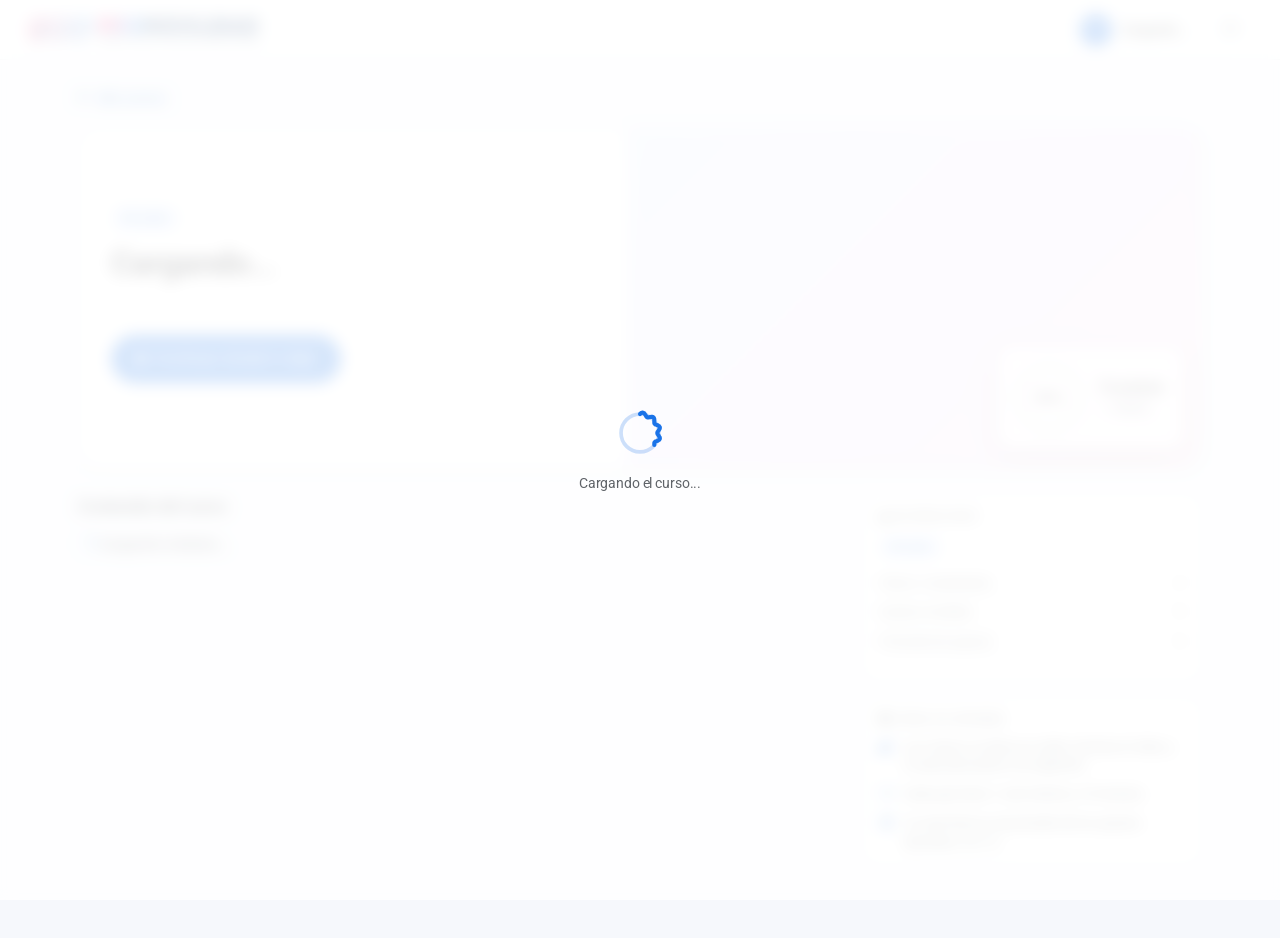
<file: curso.html>
<!doctype html>
<html lang="es">
<head>
  <meta charset="utf-8"/>
  <meta name="viewport" content="width=device-width,initial-scale=1"/>
  <title>Curso · PROMOVILIDAD</title>
  <meta name="description" content="Aula Virtual PROMOVILIDAD: cursos de capacitación en Movilidad Urbana Sostenible."/>
  <link rel="icon" type="image/png" sizes="32x32" href="assets/favicon-32.png"/>
  <link rel="apple-touch-icon" href="assets/apple-touch-icon.png"/>
  <meta name="theme-color" content="#ffffff"/>
  <link rel="stylesheet" href="css/styles.css?v=202611060003"/>
  <link rel="stylesheet" href="https://cdnjs.cloudflare.com/ajax/libs/font-awesome/6.5.0/css/all.min.css"/>
</head>
<body data-page="curso">

  <div id="carga-global" class="carga-global" role="status">
    <div class="carga-caja"><div class="carga-spin"></div><p>Cargando el curso...</p></div>
  </div>

  <header class="app-header">
    <a class="app-brand" href="catalogo.html" title="Mis cursos">
      <img class="app-logo-img" src="assets/logo-promovilidad-color.webp" width="720" height="81" alt="PROMOVILIDAD"/>
    </a>
    <div class="app-user">
      <a href="perfil.html" class="app-user-link" title="Mi perfil">
        <div class="app-user-av" id="det-initials">??</div>
        <div class="app-user-info">
          <strong id="det-nombre">Cargando...</strong>
          <span id="det-perfil"></span>
        </div>
      </a>
      <button class="btn btn-sm btn-ghost" id="btn-salir" title="Cerrar sesión">
        <i class="fa-solid fa-arrow-right-from-bracket"></i>
      </button>
    </div>
  </header>

  <main class="det-body">

    <a class="det-volver" href="catalogo.html"><i class="fa-solid fa-arrow-left"></i> Mis cursos</a>

    <section class="det-hero fu">
      <div class="det-hero-txt">
        <span class="cur-chip ch-azul det-chip" id="det-chip">En curso</span>
        <h1 class="det-titulo" id="det-titulo">Cargando...</h1>
        <p class="det-desc" id="det-desc"></p>
        <ul class="det-meta" id="det-meta"></ul>
        <div class="det-acciones">
          <a class="btn btn-dark det-btn-principal" id="det-continuar" href="#">
            <i class="fa-solid fa-play"></i> <span>Continuar donde lo dejé</span>
          </a>
          <span class="det-sig" id="det-siguiente"></span>
        </div>
      </div>
      <div class="det-hero-img" id="det-portada">
        <div class="det-prog-card">
          <div class="det-anillo" id="det-anillo" style="--p:0">
            <svg viewBox="0 0 120 120" aria-hidden="true">
              <circle class="an-fondo" cx="60" cy="60" r="52"/>
              <circle class="an-valor" cx="60" cy="60" r="52"/>
            </svg>
            <strong id="det-pct">0 %</strong>
          </div>
          <div class="det-prog-txt">
            <strong>Tu avance</strong>
            <span id="det-prog-clases">— clases</span>
            <span id="det-prog-quizzes"></span>
          </div>
        </div>
      </div>
    </section>

    <div class="det-grid">

      <section class="det-contenido">
        <h2 class="cat-sec-tit">Contenido del curso</h2>
        <div id="det-modulos" class="det-modulos">
          <div class="loading"><i class="fa-solid fa-spinner fa-spin"></i> Cargando módulos...</div>
        </div>
      </section>

      <aside class="det-lado">

        <div class="card" id="card-resultado">
          <div class="card-hd"><i class="fa-solid fa-chart-simple"></i> Mi resultado</div>
          <span class="res-estado re-en_curso" id="res-estado">En curso</span>
          <div class="avg-row"><span>Clases completadas</span><strong id="res-clases">—</strong></div>
          <div class="avg-row"><span>Quizzes rendidos</span><strong id="res-quizzes">—</strong></div>
          <div class="avg-row"><span>Promedio de quizzes</span><strong id="res-promedio">—</strong></div>
          <div class="avg-row" id="res-intento-row" hidden><span>Intento</span><strong id="res-intento">1</strong></div>
          <p class="res-msg" id="res-msg"></p>
          <button class="btn btn-sm btn-grad" id="btn-reiniciar" style="width:100%;justify-content:center;margin-top:10px" hidden>
            <i class="fa-solid fa-rotate-left"></i> Volver a dar el curso
          </button>
        </div>

        <div class="card" id="card-trabajo" hidden>
          <div class="card-hd"><i class="fa-solid fa-file-circle-check"></i> Trabajo final</div>
          <div id="trab-form">
            <p class="trab-estado" style="margin:0 0 8px">
              Sube tu trabajo a tu Google Drive, compártelo como
              <strong>"Cualquier persona con el enlace"</strong> y pega aquí el enlace.
            </p>
            <input class="trab-input" id="trab-enlace" placeholder="https://drive.google.com/..." autocomplete="off"/>
            <button class="btn btn-sm btn-grad" id="btn-trabajo" style="width:100%;justify-content:center;margin-top:8px">
              <i class="fa-solid fa-paper-plane"></i> Enviar trabajo
            </button>
          </div>
          <p class="trab-estado" id="trab-estado"></p>
        </div>

        <div class="card det-reglas">
          <div class="card-hd"><i class="fa-solid fa-circle-info"></i> Cómo se aprueba</div>
          <ul>
            <li><i class="fa-solid fa-lock-open"></i> Las clases se abren en orden: termina el video y su quiz para pasar a la siguiente.</li>
            <li><i class="fa-regular fa-clock"></i> Cada quiz tiene 1 solo intento y 10 minutos.</li>
            <li><i class="fa-solid fa-calculator"></i> Tu nota final es el promedio de los quizzes. Apruebas con 12.</li>
            <li id="det-regla-trabajo" hidden><i class="fa-solid fa-file-circle-check"></i> Al terminar, envía tu trabajo final para su revisión.</li>
          </ul>
        </div>

      </aside>
    </div>
  </main>

  <div class="toast" id="toast"></div>
  <script type="module" src="js/supabase.js?v=202611060003"></script>
  <script type="module" src="js/app.js?v=202611060003"></script>
</body>
</html>
</file>
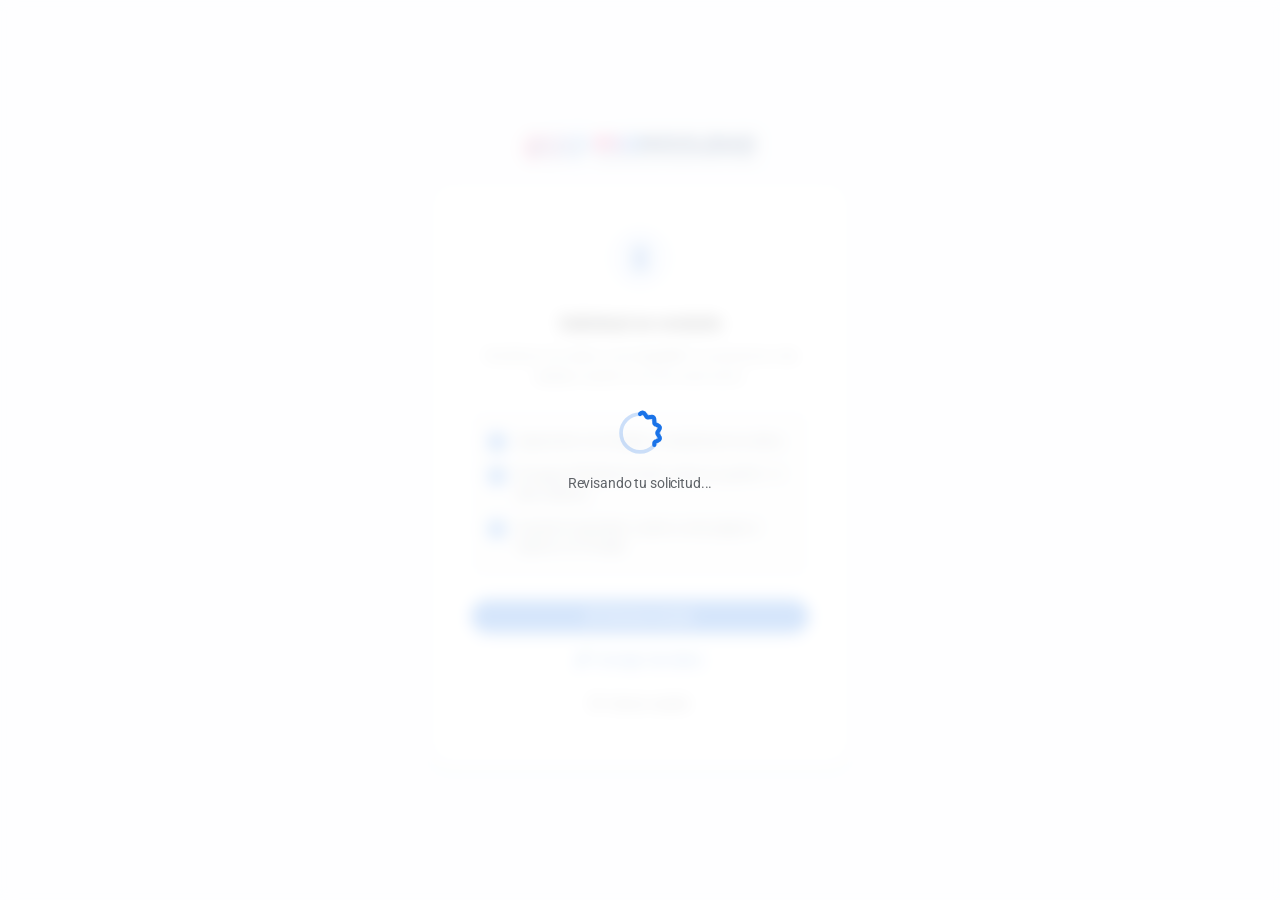
<file: pendiente.html>
<!doctype html>
<html lang="es">
<head>
  <meta charset="utf-8"/>
  <meta name="viewport" content="width=device-width,initial-scale=1"/>
  <title>Solicitud en revisión · PROMOVILIDAD</title>
  <meta name="description" content="Aula Virtual PROMOVILIDAD: cursos de capacitación en Movilidad Urbana Sostenible."/>
  <link rel="icon" type="image/png" sizes="32x32" href="assets/favicon-32.png"/>
  <link rel="apple-touch-icon" href="assets/apple-touch-icon.png"/>
  <meta name="theme-color" content="#ffffff"/>
  <link rel="stylesheet" href="css/styles.css?v=202611060003"/>
  <link rel="stylesheet" href="https://cdnjs.cloudflare.com/ajax/libs/font-awesome/6.5.0/css/all.min.css"/>
</head>
<body data-page="pendiente">

  <div id="carga-global" class="carga-global" role="status">
    <div class="carga-caja"><div class="carga-spin"></div><p>Revisando tu solicitud...</p></div>
  </div>

  <div class="pend-page">
    <a class="pag-logo" href="index.html" title="Aula Virtual PROMOVILIDAD"><img src="assets/logo-promovilidad-color.webp" width="720" height="81" alt="PROMOVILIDAD"/></a>
    <div class="pend-card fu">

      <div class="pend-icon" id="pend-icono">
        <i class="fa-solid fa-hourglass-half"></i>
      </div>

      <h2 id="pend-titulo">Solicitud en revisión</h2>
      <p id="pend-texto">
        Recibimos tus datos como <strong id="pend-perfil">tu perfil</strong>.
        Te avisaremos a <strong id="pend-email">tu correo</strong> cuando tu acceso esté activo.
      </p>

      <div class="pend-steps" id="pend-pasos">
        <div class="ps">
          <div class="ps-n"><i class="fa-solid fa-check" style="font-size:8px"></i></div>
          <span>Ingresaste con Google y completaste tus datos.</span>
        </div>
        <div class="ps">
          <div class="ps-n">2</div>
          <span>El equipo PROMOVILIDAD verifica tu perfil (1–3 días hábiles).</span>
        </div>
        <div class="ps">
          <div class="ps-n">3</div>
          <span>Cuando te aprueben, vuelve a esta página e ingresa con Google.</span>
        </div>
      </div>

      <div style="display:flex;flex-direction:column;gap:8px">
        <button class="btn btn-grad" style="justify-content:center" id="btn-revisar">
          <i class="fa-solid fa-rotate"></i> Revisar estado
        </button>
        <a class="btn" style="justify-content:center" href="perfil.html" id="btn-editar">
          <i class="fa-solid fa-pen"></i> Corregir mis datos
        </a>
        <button class="btn btn-ghost" style="justify-content:center" id="btn-salir">
          <i class="fa-solid fa-arrow-right-from-bracket"></i> Cerrar sesión
        </button>
      </div>

    </div>
  </div>

  <div class="toast" id="toast" role="status" aria-live="polite"></div>
  <script type="module" src="js/app.js?v=202611060003"></script>
</body>
</html>
</file>
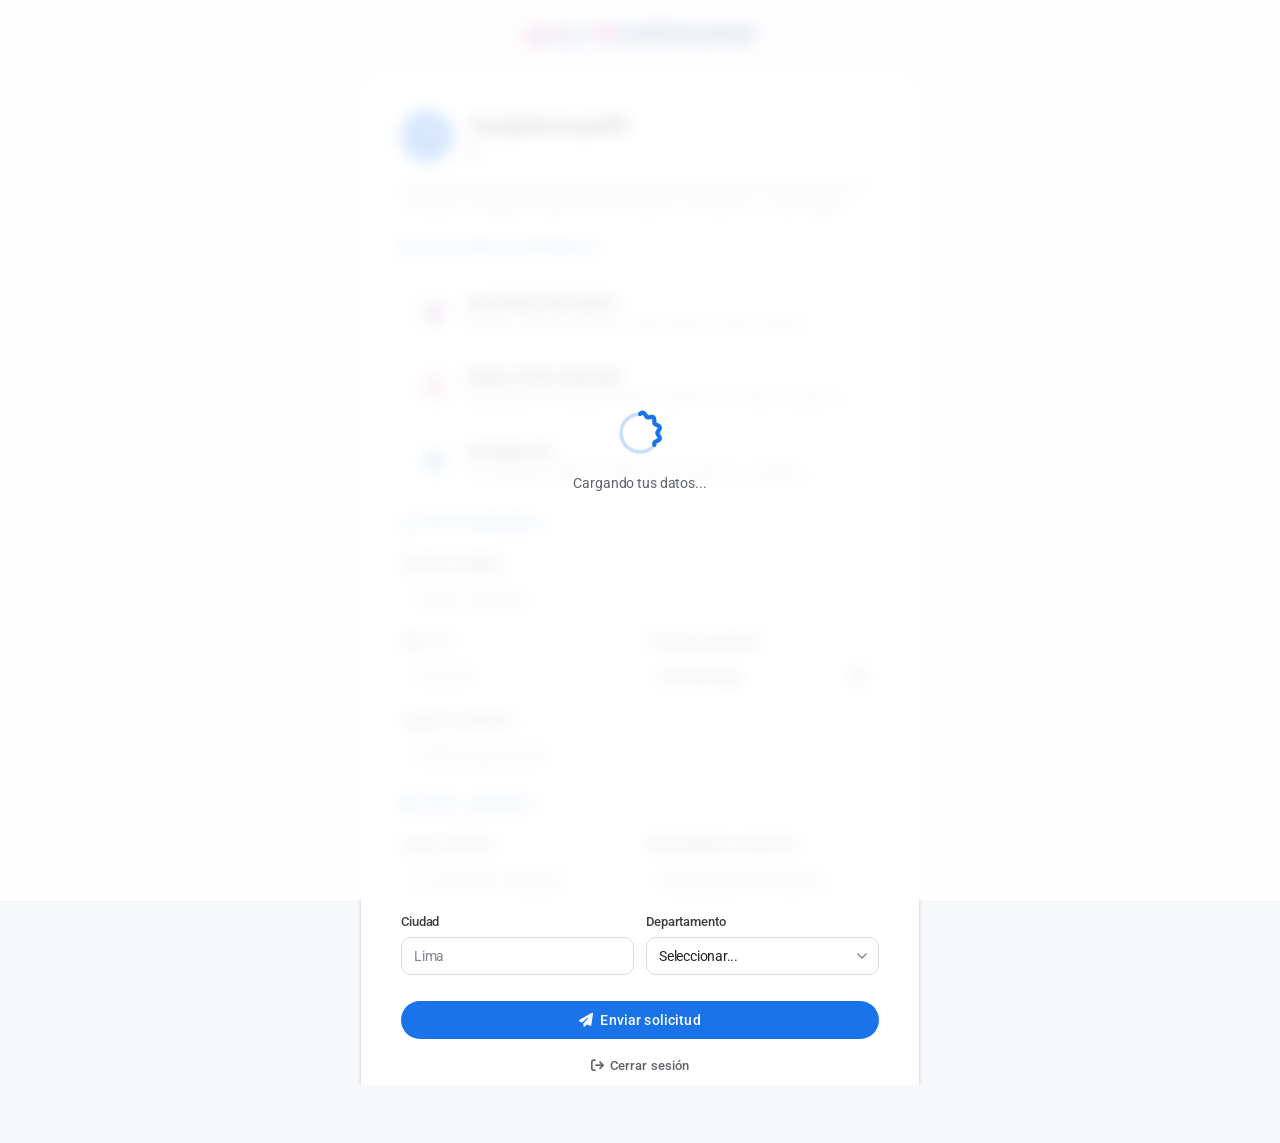
<file: perfil.html>
<!doctype html>
<html lang="es">
<head>
  <meta charset="utf-8"/>
  <meta name="viewport" content="width=device-width,initial-scale=1"/>
  <title>Mi perfil · PROMOVILIDAD</title>
  <meta name="description" content="Aula Virtual PROMOVILIDAD: cursos de capacitación en Movilidad Urbana Sostenible."/>
  <link rel="icon" type="image/png" sizes="32x32" href="assets/favicon-32.png"/>
  <link rel="apple-touch-icon" href="assets/apple-touch-icon.png"/>
  <meta name="theme-color" content="#ffffff"/>
  <link rel="stylesheet" href="css/styles.css?v=202611060003"/>
  <link rel="stylesheet" href="https://cdnjs.cloudflare.com/ajax/libs/font-awesome/6.5.0/css/all.min.css"/>
</head>
<body data-page="perfil">

  <div id="carga-global" class="carga-global" role="status">
    <div class="carga-caja"><div class="carga-spin"></div><p>Cargando tus datos...</p></div>
  </div>

  <div class="sol-page">
    <a class="pag-logo" href="index.html" title="Aula Virtual PROMOVILIDAD"><img src="assets/logo-promovilidad-color.webp" width="720" height="81" alt="PROMOVILIDAD"/></a>
    <div class="sol-card perfil-card fu">

      <a href="catalogo.html" class="sol-back" id="btn-volver" hidden>
        <i class="fa-solid fa-arrow-left"></i> Mis cursos
      </a>

      <div class="perfil-head">
        <img id="pf-avatar" class="perfil-av" alt="" referrerpolicy="no-referrer" hidden/>
        <div class="perfil-av perfil-av-txt" id="pf-initials">??</div>
        <div style="min-width:0">
          <h2 id="pf-titulo">Completa tu perfil</h2>
          <p class="perfil-mail"><i class="fa-brands fa-google"></i> <span id="pf-email">—</span></p>
        </div>
      </div>

      <p id="pf-intro" class="perfil-intro">
        Necesitamos estos datos para verificar que perteneces al perfil indicado y emitir tu constancia.
        El equipo PROMOVILIDAD revisará tu solicitud en 1–3 días hábiles.
      </p>

      <div id="pf-estado" class="sol-note" hidden></div>

      <div id="sec-perfil">
        <div class="sol-section-title"><i class="fa-solid fa-id-badge"></i> ¿A qué perfil perteneces? *</div>
        <div class="pf-list pf-list-sm" id="pf-opciones">
          <label class="pf-row pf-purple">
            <input type="radio" name="perfil" value="autoridades"/>
            <div class="pf-icon"><i class="fa-solid fa-landmark"></i></div>
            <div class="pf-txt"><h3>Autoridades Municipales</h3><p>Alcaldes, regidores, gerentes y responsables de política pública.</p></div>
          </label>
          <label class="pf-row pf-magenta">
            <input type="radio" name="perfil" value="tecnicos"/>
            <div class="pf-icon"><i class="fa-solid fa-drafting-compass"></i></div>
            <div class="pf-txt"><h3>Equipo Técnico Municipal</h3><p>Especialistas en transporte, tránsito, planificación urbana y proyectos.</p></div>
          </label>
          <label class="pf-row pf-blue">
            <input type="radio" name="perfil" value="civil"/>
            <div class="pf-icon"><i class="fa-solid fa-users"></i></div>
            <div class="pf-txt"><h3>Sociedad Civil</h3><p>Universidades, colegios profesionales, operadores y ciudadanía.</p></div>
          </label>
        </div>
      </div>

      <div id="sec-perfil-fijo" class="sol-note" hidden>
        <i class="fa-solid fa-id-badge"></i>
        <span>Perfil: <strong id="pf-perfil-label"></strong>. Para cambiarlo, comunícate con el equipo PROMOVILIDAD.</span>
      </div>

      <div class="sol-section-title" style="margin-top:22px"><i class="fa-solid fa-user"></i> Datos personales</div>

      <div class="fg">
        <label class="fl" for="f-nombre">Nombre completo *</label>
        <input class="fi" type="text" id="f-nombre" placeholder="Nombre y apellidos" autocomplete="name"/>
      </div>

      <div class="f2">
        <div class="fg">
          <label class="fl" for="f-dni">DNI / CE *</label>
          <input class="fi" type="text" id="f-dni" placeholder="12345678" maxlength="12" inputmode="numeric"/>
        </div>
        <div class="fg">
          <label class="fl" for="f-fecha">Fecha de nacimiento</label>
          <input class="fi" type="date" id="f-fecha"/>
        </div>
      </div>

      <div class="fg">
        <label class="fl" for="f-lugar">Lugar de nacimiento</label>
        <input class="fi" type="text" id="f-lugar" placeholder="Ciudad, Departamento"/>
      </div>

      <div class="sol-section-title" style="margin-top:22px"><i class="fa-solid fa-briefcase"></i> Datos laborales</div>

      <div class="f2">
        <div class="fg">
          <label class="fl" for="f-cargo">Cargo / Función *</label>
          <input class="fi" type="text" id="f-cargo" placeholder="Ej. Gerente de Transporte" autocomplete="organization-title"/>
        </div>
        <div class="fg">
          <label class="fl" for="f-inst">Municipalidad / Institución *</label>
          <input class="fi" type="text" id="f-inst" placeholder="Municipalidad Provincial de..." autocomplete="organization"/>
        </div>
      </div>

      <div class="f2">
        <div class="fg">
          <label class="fl" for="f-ciudad">Ciudad</label>
          <input class="fi" type="text" id="f-ciudad" placeholder="Lima"/>
        </div>
        <div class="fg">
          <label class="fl" for="f-dpto">Departamento</label>
          <select class="fi fi-sel" id="f-dpto">
            <option value="">Seleccionar...</option>
            <option>Amazonas</option><option>Áncash</option><option>Apurímac</option><option>Arequipa</option>
            <option>Ayacucho</option><option>Cajamarca</option><option>Callao</option><option>Cusco</option>
            <option>Huancavelica</option><option>Huánuco</option><option>Ica</option><option>Junín</option>
            <option>La Libertad</option><option>Lambayeque</option><option>Lima</option><option>Loreto</option>
            <option>Madre de Dios</option><option>Moquegua</option><option>Pasco</option><option>Piura</option>
            <option>Puno</option><option>San Martín</option><option>Tacna</option><option>Tumbes</option>
            <option>Ucayali</option>
          </select>
        </div>
      </div>

      <button class="btn-submit" id="btn-guardar" style="margin-top:12px">
        <i class="fa-solid fa-paper-plane"></i> <span id="btn-guardar-txt">Enviar solicitud</span>
      </button>

      <button class="btn btn-ghost" id="btn-salir" style="width:100%;justify-content:center;margin-top:10px">
        <i class="fa-solid fa-arrow-right-from-bracket"></i> Cerrar sesión
      </button>

    </div>
  </div>

  <div class="toast" id="toast" role="status" aria-live="polite"></div>
  <script type="module" src="js/app.js?v=202611060003"></script>
</body>
</html>
</file>
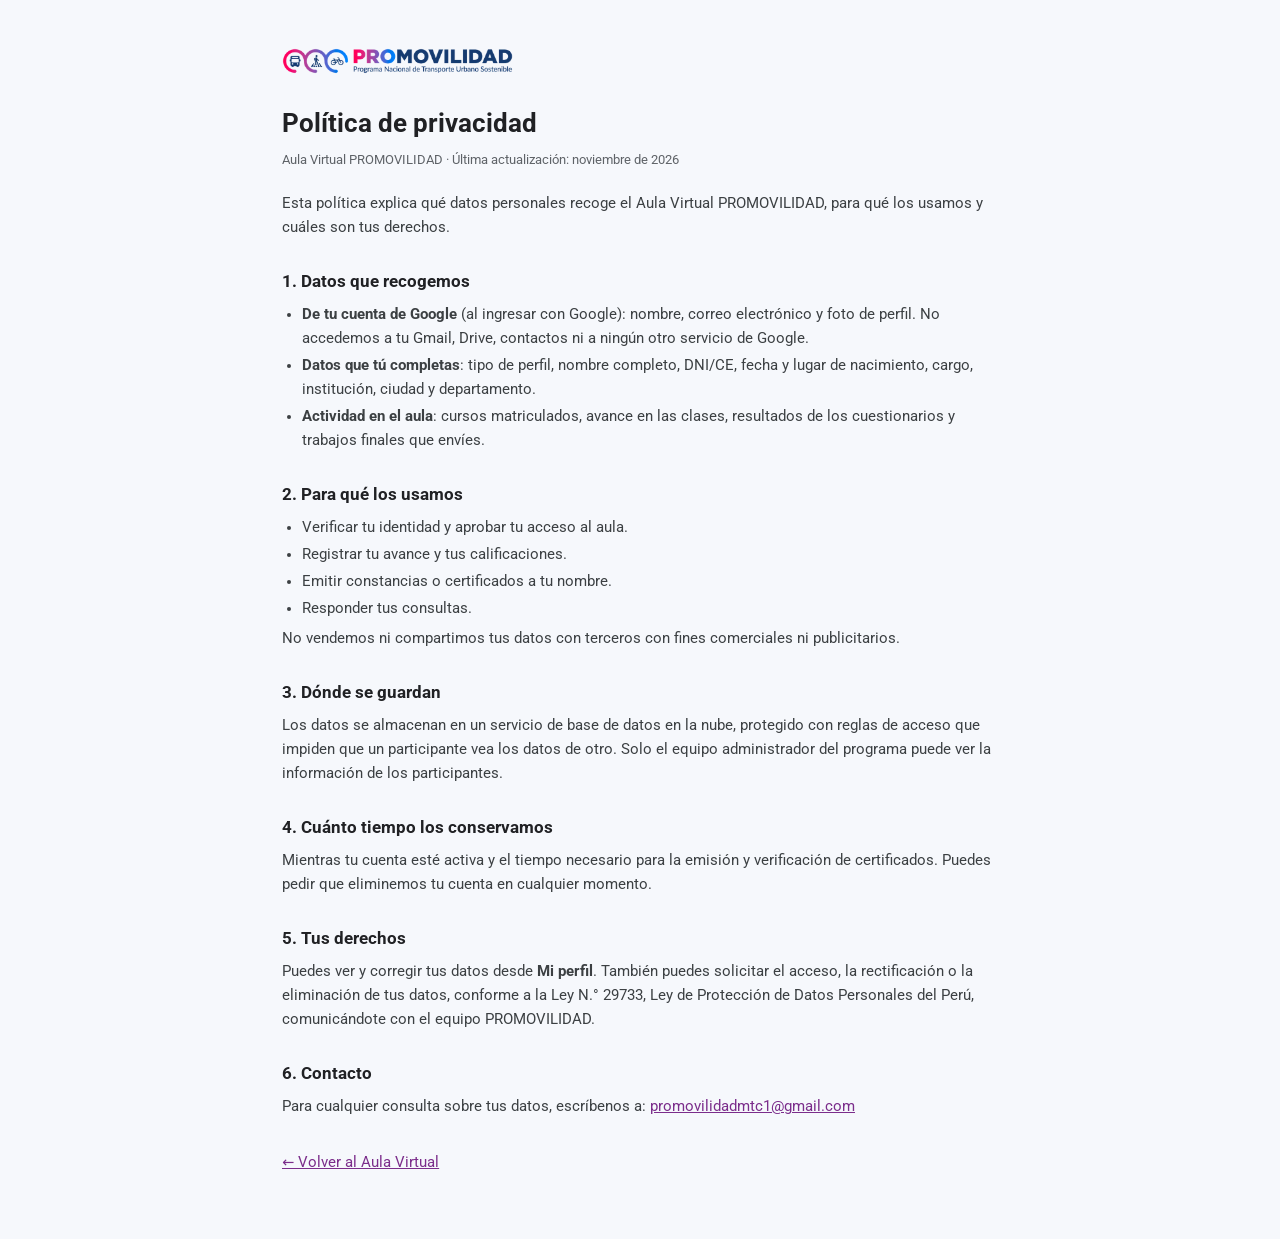
<file: privacidad.html>
<!doctype html>
<html lang="es">
<head>
  <meta charset="utf-8"/>
  <meta name="viewport" content="width=device-width,initial-scale=1"/>
  <title>Política de privacidad · Aula Virtual PROMOVILIDAD</title>
  <meta name="description" content="Aula Virtual PROMOVILIDAD: cursos de capacitación en Movilidad Urbana Sostenible."/>
  <link rel="icon" type="image/png" sizes="32x32" href="assets/favicon-32.png"/>
  <link rel="apple-touch-icon" href="assets/apple-touch-icon.png"/>
  <meta name="theme-color" content="#ffffff"/>
  <link rel="stylesheet" href="css/styles.css?v=202611060003"/>
  <style>
    .priv { max-width: 760px; margin: 0 auto; padding: 48px 22px 64px; color: var(--gray-700); line-height: 1.65; font-size: 14.5px; }
    .priv h1 { font-size: 26px; margin-bottom: 4px; color: var(--gray-900); }
    .priv h2 { font-size: 16.5px; margin: 28px 0 8px; color: var(--gray-900); }
    .priv ul { padding-left: 20px; margin: 6px 0; }
    .priv li { margin: 3px 0; }
    .priv .fecha { color: var(--muted); font-size: 13px; margin-bottom: 22px; }
    .priv a { color: var(--purple); }
  </style>
</head>
<body>
  <main class="priv">
    <a class="pag-logo" href="index.html" title="Aula Virtual PROMOVILIDAD"><img src="assets/logo-promovilidad-color.webp" width="720" height="81" alt="PROMOVILIDAD"/></a>
    <h1>Política de privacidad</h1>
    <p class="fecha">Aula Virtual PROMOVILIDAD · Última actualización: noviembre de 2026</p>

    <p>Esta política explica qué datos personales recoge el Aula Virtual PROMOVILIDAD,
      para qué los usamos y cuáles son tus derechos.</p>

    <h2>1. Datos que recogemos</h2>
    <ul>
      <li><strong>De tu cuenta de Google</strong> (al ingresar con Google): nombre, correo electrónico y foto de perfil.
        No accedemos a tu Gmail, Drive, contactos ni a ningún otro servicio de Google.</li>
      <li><strong>Datos que tú completas</strong>: tipo de perfil, nombre completo, DNI/CE, fecha y lugar de nacimiento,
        cargo, institución, ciudad y departamento.</li>
      <li><strong>Actividad en el aula</strong>: cursos matriculados, avance en las clases, resultados de los cuestionarios
        y trabajos finales que envíes.</li>
    </ul>

    <h2>2. Para qué los usamos</h2>
    <ul>
      <li>Verificar tu identidad y aprobar tu acceso al aula.</li>
      <li>Registrar tu avance y tus calificaciones.</li>
      <li>Emitir constancias o certificados a tu nombre.</li>
      <li>Responder tus consultas.</li>
    </ul>
    <p>No vendemos ni compartimos tus datos con terceros con fines comerciales ni publicitarios.</p>

    <h2>3. Dónde se guardan</h2>
    <p>Los datos se almacenan en un servicio de base de datos en la nube, protegido con reglas de acceso que
      impiden que un participante vea los datos de otro. Solo el equipo administrador del programa puede ver
      la información de los participantes.</p>

    <h2>4. Cuánto tiempo los conservamos</h2>
    <p>Mientras tu cuenta esté activa y el tiempo necesario para la emisión y verificación de certificados.
      Puedes pedir que eliminemos tu cuenta en cualquier momento.</p>

    <h2>5. Tus derechos</h2>
    <p>Puedes ver y corregir tus datos desde <strong>Mi perfil</strong>. También puedes solicitar el acceso,
      la rectificación o la eliminación de tus datos, conforme a la Ley N.° 29733, Ley de Protección de Datos
      Personales del Perú, comunicándote con el equipo PROMOVILIDAD.</p>

    <h2>6. Contacto</h2>
    <p>Para cualquier consulta sobre tus datos, escríbenos a:
      <a href="mailto:promovilidadmtc1@gmail.com">promovilidadmtc1@gmail.com</a></p>

    <p style="margin-top:32px"><a href="index.html">← Volver al Aula Virtual</a></p>
  </main>
</body>
</html>
</file>
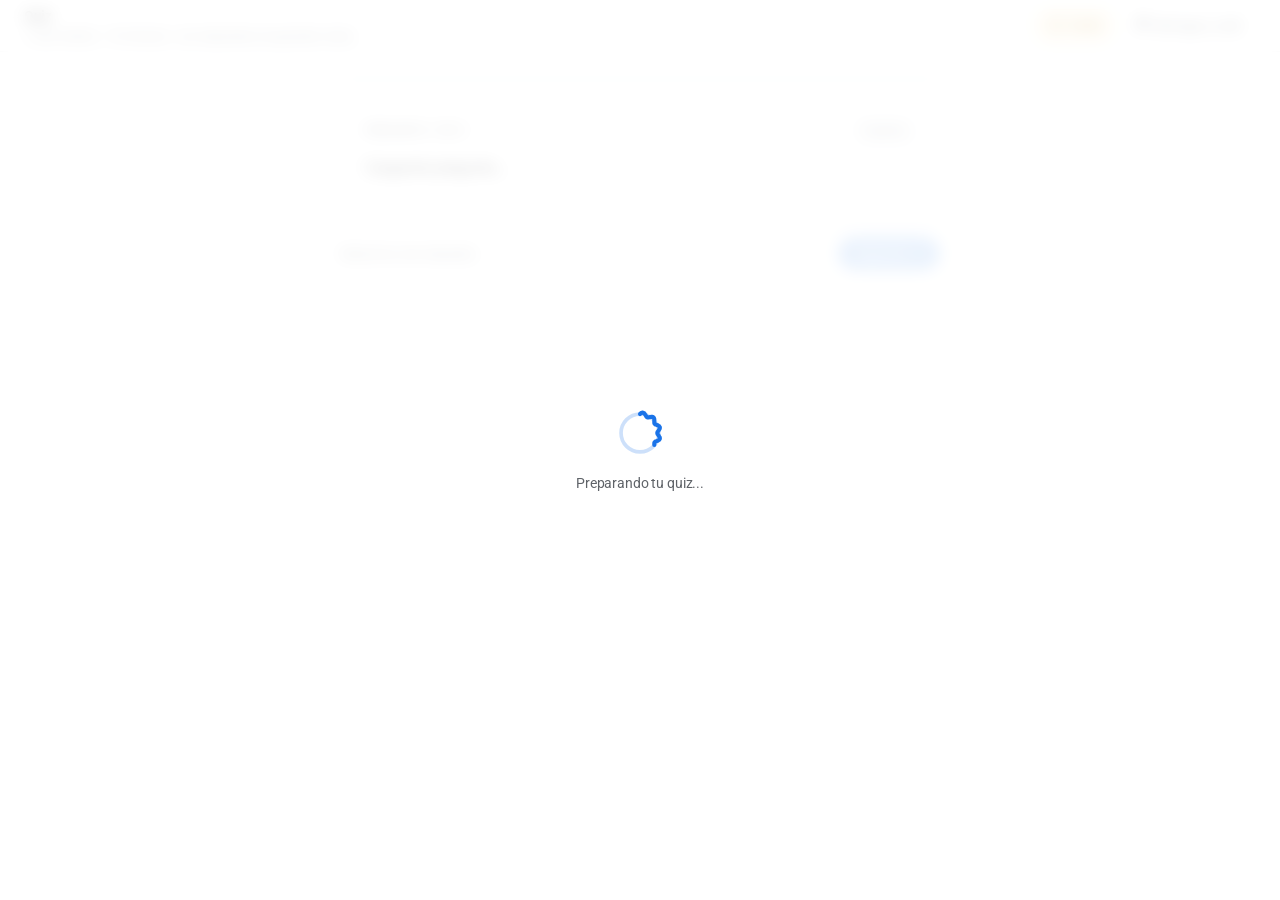
<file: quiz.html>
<!doctype html>
<html lang="es">
<head>
  <meta charset="utf-8"/>
  <meta name="viewport" content="width=device-width,initial-scale=1"/>
  <title>Quiz · PROMOVILIDAD</title>
  <meta name="description" content="Aula Virtual PROMOVILIDAD: cursos de capacitación en Movilidad Urbana Sostenible."/>
  <link rel="icon" type="image/png" sizes="32x32" href="assets/favicon-32.png"/>
  <link rel="apple-touch-icon" href="assets/apple-touch-icon.png"/>
  <meta name="theme-color" content="#ffffff"/>
  <link rel="stylesheet" href="css/styles.css?v=202611060003"/>
  <link rel="stylesheet" href="https://cdnjs.cloudflare.com/ajax/libs/font-awesome/6.5.0/css/all.min.css"/>
  <style>body { overflow: hidden; height: 100vh; }</style>
</head>
<body data-page="quiz">

  <div id="carga-global" class="carga-global" role="status">
    <div class="carga-caja"><div class="carga-spin"></div><p>Preparando tu quiz...</p></div>
  </div>

  <div class="quiz-page">

    <div class="qz-top">
      <div class="qz-top-l">
        <h2 id="qz-titulo">Quiz</h2>
        <p>1 solo intento · 10 minutos · tus respuestas se guardan solas</p>
      </div>
      <div style="display:flex;align-items:center;gap:8px">
        <div class="timer" id="timer">
          <i class="fa-regular fa-clock"></i>
          <span id="timer-txt">10:00</span>
        </div>
        <button class="btn btn-sm btn-ghost" id="btn-cancelar" title="Entrega el quiz con lo que llevas respondido">
          <i class="fa-solid fa-flag-checkered"></i> Entregar y salir
        </button>
      </div>
    </div>

    <div class="qz-body">
      <div class="qz-inner">

        <div class="qz-prog">
          <div class="qz-prog-fill" id="qz-fill" style="width:0%"></div>
        </div>

        <div class="q-card">
          <div class="q-meta">
            <span class="q-tag" id="q-tag">Pregunta 1 de 4</span>
            <span class="q-pts">5 puntos</span>
          </div>
          <div class="q-text" id="q-text">Cargando pregunta...</div>
          <div class="opts" id="q-opts"></div>
        </div>

        <div class="qz-foot">
          <span class="qz-hint" id="qz-hint">Selecciona una respuesta</span>
          <button class="btn btn-dark" id="btn-nq" disabled>
            Siguiente <i class="fa-solid fa-chevron-right"></i>
          </button>
        </div>

      </div>
    </div>
  </div>

  <div class="toast" id="toast" role="status" aria-live="polite"></div>
  <script type="module" src="js/supabase.js?v=202611060003"></script>
  <script type="module" src="js/app.js?v=202611060003"></script>
</body>
</html>
</file>
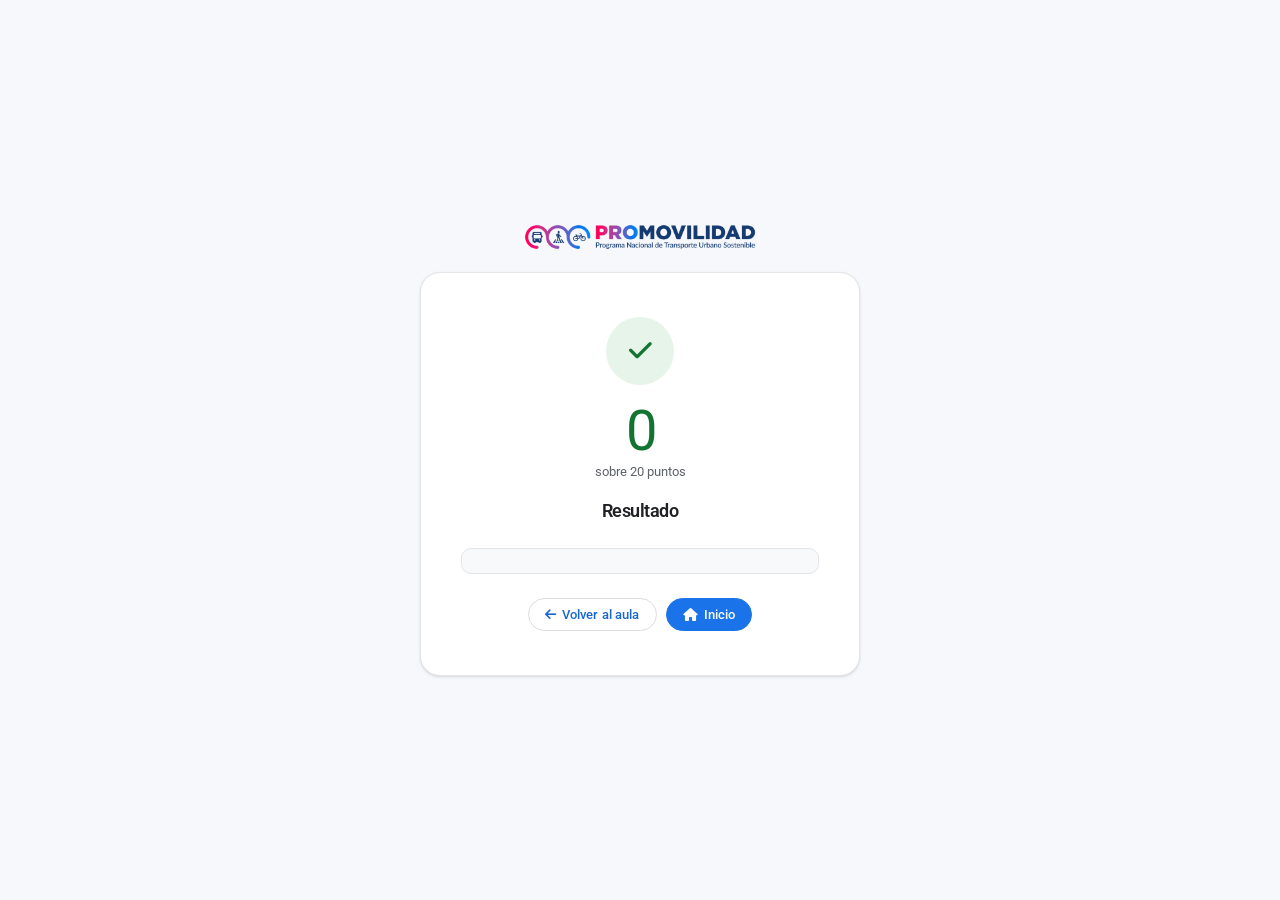
<file: resultado.html>
<!doctype html>
<html lang="es">
<head>
  <meta charset="utf-8"/>
  <meta name="viewport" content="width=device-width,initial-scale=1"/>
  <title>Resultado · PROMOVILIDAD</title>
  <meta name="description" content="Aula Virtual PROMOVILIDAD: cursos de capacitación en Movilidad Urbana Sostenible."/>
  <link rel="icon" type="image/png" sizes="32x32" href="assets/favicon-32.png"/>
  <link rel="apple-touch-icon" href="assets/apple-touch-icon.png"/>
  <meta name="theme-color" content="#ffffff"/>
  <link rel="stylesheet" href="css/styles.css?v=202611060003"/>
  <link rel="stylesheet" href="https://cdnjs.cloudflare.com/ajax/libs/font-awesome/6.5.0/css/all.min.css"/>
</head>
<body data-page="resultado">

  <div class="res-page">
    <a class="pag-logo" href="index.html" title="Aula Virtual PROMOVILIDAD"><img src="assets/logo-promovilidad-color.webp" width="720" height="81" alt="PROMOVILIDAD"/></a>
    <div class="res-wrap fu">

      <div class="res-icon pass" id="res-icon">
        <i class="fa-solid fa-check"></i>
      </div>

      <div class="res-score pass" id="res-score">0</div>
      <div class="res-scale">sobre 20 puntos</div>
      <div class="res-title" id="res-title">Resultado</div>
      <div class="res-sub" id="res-sub"></div>

      <div class="res-bd" id="res-bd"></div>

      <div class="res-acts">
        <button class="btn" id="btn-aula">
          <i class="fa-solid fa-arrow-left"></i> Volver al aula
        </button>
        <button class="btn btn-grad" id="btn-inicio">
          <i class="fa-solid fa-house"></i> Inicio
        </button>
      </div>

    </div>
  </div>

  <script type="module" src="js/supabase.js?v=202611060003"></script>
  <script type="module" src="js/app.js?v=202611060003"></script>
</body>
</html>
</file>
<file: css/styles.css>
@import url("https://fonts.googleapis.com/css2?family=Roboto:wght@400;500;700&display=swap");

*, *::before, *::after { box-sizing: border-box; margin: 0; padding: 0; }

:root {
  --font: -apple-system, 'SF Pro Display', 'SF Pro Text', system-ui, sans-serif;

  --magenta:    #d4198a;
  --magenta-lt: rgba(212,25,138,.08);
  --magenta-md: rgba(212,25,138,.18);
  --purple:     #7b2d8b;
  --purple-lt:  rgba(123,45,139,.08);
  --purple-md:  rgba(123,45,139,.18);
  --blue:       #1e86d4;
  --blue-lt:    rgba(30,134,212,.08);
  --blue-md:    rgba(30,134,212,.18);
  --grad:       linear-gradient(135deg, var(--purple) 0%, var(--magenta) 50%, var(--blue) 100%);

  --white:    #ffffff;
  --gray-50:  #f9f9f9;
  --gray-100: #f2f2f2;
  --gray-150: #e8e8e8;
  --gray-200: #d1d1d1;
  --gray-300: #b0b0b0;
  --gray-400: #8a8a8e;
  --gray-500: #636366;
  --gray-600: #3a3a3c;
  --gray-900: #1c1c1e;
  --black:    #000000;

  --surface:    var(--white);
  --bg:         var(--gray-50);
  --border:     var(--gray-150);
  --border-hi:  var(--gray-200);
  --text:       var(--gray-900);
  --muted:      var(--gray-400);

  --amber:      #ff9500;
  --amber-bg:   rgba(255,149,0,.09);
  --red:        #ff3b30;
  --red-bg:     rgba(255,59,48,.08);
  --green:      #30d158;
  --green-bg:   rgba(48,209,88,.08);

  --r:          12px;
  --r-sm:       8px;
  --r-xs:       6px;
  --sidebar-w:  268px;
  --header-h:   52px;

  --shadow-xs: 0 1px 3px rgba(0,0,0,.05);
  --shadow-sm: 0 2px 10px rgba(0,0,0,.07), 0 1px 2px rgba(0,0,0,.04);
  --shadow-md: 0 6px 20px rgba(0,0,0,.09), 0 2px 4px rgba(0,0,0,.04);
}

html, body {
  height: 100%;
  -webkit-font-smoothing: antialiased;
  -moz-osx-font-smoothing: grayscale;
}
body {
  font-family: var(--font);
  background: var(--bg);
  color: var(--text);
  font-size: 13.5px;
  line-height: 1.5;
  letter-spacing: -.015em;
}

@keyframes fadeUp {
  from { opacity: 0; transform: translateY(16px); }
  to   { opacity: 1; transform: translateY(0); }
}
.fu  { animation: fadeUp .32s ease both; }
.d1  { animation-delay: .06s; }
.d2  { animation-delay: .12s; }
.d3  { animation-delay: .18s; }

.btn {
  display: inline-flex; align-items: center; gap: 6px;
  padding: 8px 14px; border-radius: var(--r-sm);
  font-size: 12.5px; font-weight: 500; font-family: var(--font);
  cursor: pointer; border: 1px solid var(--border-hi);
  background: var(--white); color: var(--gray-500);
  text-decoration: none; transition: .13s;
  letter-spacing: -.015em; white-space: nowrap;
}
.btn:hover        { background: var(--gray-50); color: var(--text); border-color: var(--gray-200); }
.btn-dark         { background: var(--gray-900); border-color: var(--gray-900); color: #fff; }
.btn-dark:hover   { background: var(--gray-600); border-color: var(--gray-600); color: #fff; }
.btn-grad         { background: var(--grad); border-color: transparent; color: #fff; }
.btn-grad:hover   { opacity: .9; border-color: transparent; }
.btn-ghost        { background: transparent; border-color: transparent; color: var(--muted); }
.btn-ghost:hover  { background: var(--gray-100); color: var(--text); border-color: transparent; }
.btn-amber        { background: var(--amber-bg); border-color: rgba(255,149,0,.2); color: var(--amber); }
.btn-amber:hover  { background: rgba(255,149,0,.14); }
.btn-sm           { padding: 6px 11px; font-size: 12px; }

.toast {
  position: fixed; bottom: 20px; right: 20px;
  background: var(--gray-900); color: #fff;
  padding: 10px 16px; border-radius: var(--r-sm);
  font-size: 12.5px; letter-spacing: -.015em;
  box-shadow: 0 8px 24px rgba(0,0,0,.14);
  opacity: 0; transform: translateY(10px);
  transition: .2s all; z-index: 9999;
  display: flex; align-items: center; gap: 7px; pointer-events: none;
}
.toast.on  { opacity: 1; transform: translateY(0); }
.toast.ok  { background: var(--grad); }
.toast.wa  { background: var(--amber); }

.fg { margin-bottom: 14px; }
.fl {
  display: block; font-size: 11.5px; font-weight: 500;
  color: var(--gray-500); margin-bottom: 5px; letter-spacing: -.01em;
}
.fi {
  width: 100%; padding: 9px 12px;
  border: 1px solid var(--border-hi); border-radius: var(--r-sm);
  font-size: 13.5px; font-family: var(--font); letter-spacing: -.015em;
  color: var(--text); background: var(--white); outline: none;
  transition: .15s border-color, .15s box-shadow; -webkit-appearance: none;
}
.fi:focus        { border-color: var(--magenta); box-shadow: 0 0 0 3px var(--magenta-lt); }
.fi::placeholder { color: var(--gray-300); }
.f2 { display: grid; grid-template-columns: 1fr 1fr; gap: 12px; }
.fi-sel {
  background-image: url("data:image/svg+xml,%3Csvg xmlns='http://www.w3.org/2000/svg' width='10' height='6'%3E%3Cpath d='M1 1l4 4 4-4' stroke='%238a8a8e' stroke-width='1.5' fill='none' stroke-linecap='round'/%3E%3C/svg%3E");
  background-repeat: no-repeat; background-position: right 11px center;
  padding-right: 30px; appearance: none; cursor: pointer;
}

.pill         { display: inline-block; padding: 2px 9px; border-radius: 999px; font-size: 10.5px; font-weight: 500; }
.badge-purple { background: var(--purple-lt); color: var(--purple); border: 1px solid var(--purple-md); }
.badge-magenta{ background: var(--magenta-lt); color: var(--magenta); border: 1px solid var(--magenta-md); }
.badge-blue   { background: var(--blue-lt); color: var(--blue); border: 1px solid var(--blue-md); }

.lnd-page {
  min-height: 100vh; background: var(--white);
  display: flex; flex-direction: column; align-items: center;
  overflow-y: auto; padding: 52px 24px 64px;
}
.lnd-wrap { width: 100%; max-width: 900px; display: flex; flex-direction: column; align-items: center; }

.lnd-logo { display: flex; align-items: center; gap: 12px; margin-bottom: 56px; }
.logo-icon-wrap { position: relative; width: 44px; height: 44px; }
.logo-arc { position: absolute; width: 28px; height: 28px; border-radius: 50%; border: 3px solid transparent; }
.arc-purple  { border-color: var(--purple); top: 0; left: 0; }
.arc-magenta { border-color: var(--magenta); top: 0; left: 8px; }
.arc-blue    { border-color: var(--blue); top: 0; left: 16px; }
.logo-text-wrap { display: flex; flex-direction: column; gap: 1px; }
.logo-prom      { font-size: 17px; font-weight: 700; letter-spacing: -.03em; line-height: 1; }
.logo-prom .pro { color: var(--purple); }
.logo-prom .mov { color: var(--magenta); }
.logo-sub       { font-size: 9.5px; color: var(--gray-400); letter-spacing: .01em; font-weight: 400; }

.lnd-eyebrow {
  font-size: 11px; font-weight: 600; letter-spacing: .1em; text-transform: uppercase;
  background: var(--grad); -webkit-background-clip: text;
  -webkit-text-fill-color: transparent; background-clip: text; margin-bottom: 20px;
}
.lnd-h1 {
  font-family: var(--font); font-size: clamp(2.4rem, 5vw, 4rem);
  font-weight: 300; color: var(--black); text-align: center;
  line-height: 1.08; letter-spacing: -.05em; margin-bottom: 20px;
}
.lnd-h1 strong { font-weight: 700; }
.lnd-p {
  font-size: 16px; color: var(--gray-400); text-align: center;
  max-width: 420px; line-height: 1.55; margin-bottom: 60px; letter-spacing: -.02em;
}
.lnd-sec-label {
  font-size: 11px; font-weight: 500; color: var(--gray-300);
  letter-spacing: .07em; text-transform: uppercase;
  margin-bottom: 16px; align-self: flex-start;
}
.pf-grid { display: grid; grid-template-columns: repeat(3,1fr); gap: 12px; width: 100%; margin-bottom: 36px; }

.pf-card {
  border: 1px solid var(--border); border-radius: var(--r);
  padding: 24px 20px; cursor: pointer; background: var(--white);
  transition: border-color .2s, box-shadow .2s, transform .18s;
  position: relative; overflow: hidden;
}
.pf-card::before {
  content: ''; position: absolute; top: 0; left: 0; right: 0; height: 2px;
  opacity: 0; transition: .2s opacity;
}
.pf-card.pf-purple::before  { background: var(--purple); }
.pf-card.pf-magenta::before { background: var(--magenta); }
.pf-card.pf-blue::before    { background: var(--blue); }
.pf-card:hover { border-color: var(--gray-200); box-shadow: var(--shadow-md); transform: translateY(-2px); }
.pf-card:hover::before { opacity: 1; }

.pf-icon { width: 42px; height: 42px; border-radius: 11px; display: flex; align-items: center; justify-content: center; font-size: 18px; margin-bottom: 14px; }
.pf-purple  .pf-icon { background: var(--purple-lt);  color: var(--purple); }
.pf-magenta .pf-icon { background: var(--magenta-lt); color: var(--magenta); }
.pf-blue    .pf-icon { background: var(--blue-lt);    color: var(--blue); }
.pf-card h3  { font-size: 14px; font-weight: 600; color: var(--gray-900); margin-bottom: 6px; letter-spacing: -.02em; }
.pf-card p   { font-size: 12px; color: var(--gray-400); line-height: 1.5; margin-bottom: 14px; }
.pf-link     { font-size: 12px; font-weight: 500; display: flex; align-items: center; gap: 4px; }
.pf-purple  .pf-link { color: var(--purple); }
.pf-magenta .pf-link { color: var(--magenta); }
.pf-blue    .pf-link { color: var(--blue); }
.pf-link i           { font-size: 10px; transition: transform .18s; }
.pf-card:hover .pf-link i { transform: translateX(3px); }

.lnd-login   { font-size: 12.5px; color: var(--gray-400); }
.lnd-login a {
  font-weight: 500; text-decoration: none;
  background: var(--grad); -webkit-background-clip: text;
  -webkit-text-fill-color: transparent; background-clip: text;
}

.sol-page { min-height: 100vh; background: var(--bg); display: flex; align-items: center; justify-content: center; padding: 24px; }
.sol-card {
  background: var(--white); border: 1px solid var(--border);
  border-radius: 16px; padding: 36px 40px;
  width: 100%; max-width: 480px; box-shadow: var(--shadow-sm);
}
.sol-back {
  display: inline-flex; align-items: center; gap: 5px;
  font-size: 12.5px; color: var(--muted); cursor: pointer;
  margin-bottom: 24px; border: none; background: none;
  font-family: var(--font); padding: 0; transition: .15s color;
}
.sol-back:hover { color: var(--magenta); }
.sol-badge { display: inline-flex; align-items: center; gap: 6px; font-size: 11.5px; font-weight: 500; padding: 4px 12px; border-radius: 999px; margin-bottom: 16px; }
.sol-card h2 { font-size: 22px; font-weight: 600; letter-spacing: -.04em; color: var(--gray-900); margin-bottom: 6px; }
.sol-card > p { font-size: 13px; color: var(--gray-400); margin-bottom: 24px; line-height: 1.5; }
.sol-note {
  font-size: 11.5px; color: var(--gray-400);
  display: flex; align-items: flex-start; gap: 6px;
  background: var(--gray-50); border-radius: var(--r-xs);
  padding: 10px 12px; margin-bottom: 16px; border: 1px solid var(--border);
}
.sol-note i { color: var(--blue); margin-top: 1px; flex-shrink: 0; font-size: 12px; }
.sol-section-title {
  display: flex; align-items: center; gap: 7px;
  font-size: 11.5px; font-weight: 600; color: var(--purple);
  text-transform: uppercase; letter-spacing: .06em;
  border-bottom: 1px solid var(--border);
  padding-bottom: 8px; margin-bottom: 14px; margin-top: 8px;
}
.sol-section-title i { font-size: 11px; }
.btn-submit {
  width: 100%; padding: 11px; border-radius: var(--r-sm);
  background: var(--grad); border: none; color: #fff;
  font-size: 13.5px; font-weight: 600; font-family: var(--font);
  cursor: pointer; transition: .15s opacity; letter-spacing: -.015em;
  display: flex; align-items: center; justify-content: center; gap: 7px;
}
.btn-submit:hover { opacity: .9; }

.pend-page { min-height: 100vh; background: var(--bg); display: flex; align-items: center; justify-content: center; padding: 24px; }
.pend-card {
  background: var(--white); border: 1px solid var(--border);
  border-radius: 16px; padding: 44px 40px;
  text-align: center; max-width: 420px; width: 100%; box-shadow: var(--shadow-sm);
}
.pend-icon {
  width: 60px; height: 60px; border-radius: 50%;
  background: var(--grad); display: flex; align-items: center;
  justify-content: center; font-size: 22px; color: #fff; margin: 0 auto 20px;
}
.pend-card h2  { font-size: 20px; font-weight: 600; letter-spacing: -.04em; margin-bottom: 8px; }
.pend-card > p { font-size: 13px; color: var(--gray-400); line-height: 1.6; margin-bottom: 22px; }
.pend-steps    { background: var(--gray-50); border: 1px solid var(--border); border-radius: var(--r-sm); padding: 14px 16px; text-align: left; margin-bottom: 22px; }
.ps            { display: flex; align-items: flex-start; gap: 10px; padding: 7px 0; border-bottom: 1px solid var(--border); font-size: 12.5px; color: var(--gray-500); }
.ps:last-child { border-bottom: none; }
.ps-n          { width: 18px; height: 18px; border-radius: 50%; background: var(--grad); color: #fff; font-size: 9.5px; font-weight: 600; display: flex; align-items: center; justify-content: center; flex-shrink: 0; margin-top: 1px; }

.aula-page { display: flex; height: 100vh; overflow: hidden; }

.sidebar { width: var(--sidebar-w); flex-shrink: 0; background: var(--white); border-right: 1px solid var(--border); display: flex; flex-direction: column; height: 100vh; overflow: hidden; }
.sb-top  { height: var(--header-h); padding: 0 14px; border-bottom: 1px solid var(--border); display: flex; align-items: center; gap: 9px; flex-shrink: 0; }
.sb-logo { width: 28px; height: 28px; border-radius: 7px; background: var(--grad); display: flex; align-items: center; justify-content: center; font-size: 11px; font-weight: 700; color: #fff; letter-spacing: -.5px; flex-shrink: 0; }
.sb-course       { font-size: 12px; font-weight: 500; color: var(--gray-600); flex: 1; min-width: 0; line-height: 1.2; }
.sb-course small { display: block; font-size: 10.5px; font-weight: 400; color: var(--muted); margin-top: 1px; white-space: nowrap; overflow: hidden; text-overflow: ellipsis; }
.sb-exit         { width: 26px; height: 26px; border-radius: 6px; border: 1px solid var(--border); background: none; cursor: pointer; display: flex; align-items: center; justify-content: center; color: var(--muted); font-size: 11px; transition: .13s; flex-shrink: 0; }
.sb-exit:hover   { background: var(--gray-100); color: var(--text); }

.sb-user      { padding: 10px 14px; border-bottom: 1px solid var(--border); flex-shrink: 0; display: flex; align-items: center; gap: 9px; }
.sb-av        { width: 30px; height: 30px; border-radius: 50%; background: var(--grad); color: #fff; display: flex; align-items: center; justify-content: center; font-size: 11px; font-weight: 600; flex-shrink: 0; }
.sb-ui        { flex: 1; min-width: 0; }
.sb-ui strong { font-size: 12.5px; display: block; font-weight: 500; white-space: nowrap; overflow: hidden; text-overflow: ellipsis; letter-spacing: -.02em; }
.sb-ui span   { font-size: 11px; color: var(--muted); }

.sb-prog      { padding: 11px 14px; border-bottom: 1px solid var(--border); flex-shrink: 0; }
.sb-pr        { display: flex; justify-content: space-between; margin-bottom: 6px; }
.sb-pr span   { font-size: 11px; color: var(--muted); }
.sb-pr strong { font-size: 11px; font-weight: 500; background: var(--grad); -webkit-background-clip: text; -webkit-text-fill-color: transparent; background-clip: text; }
.prog-track   { height: 3px; background: var(--gray-100); border-radius: 99px; overflow: hidden; }
.prog-fill    { height: 100%; background: var(--grad); border-radius: 99px; transition: width .5s ease; }

.sb-sec  { padding: 12px 14px 4px; font-size: 10px; font-weight: 600; letter-spacing: .08em; text-transform: uppercase; color: var(--gray-300); flex-shrink: 0; }
.sb-nav  { flex: 1; overflow-y: auto; padding: 2px 6px 14px; }
.sb-nav::-webkit-scrollbar { width: 0; }

.mod-btn { display: flex; align-items: center; gap: 8px; width: 100%; padding: 8px 9px; border-radius: var(--r-xs); border: none; background: none; cursor: pointer; color: var(--gray-400); font-size: 12.5px; font-weight: 400; font-family: var(--font); text-align: left; transition: .12s; margin-bottom: 1px; letter-spacing: -.015em; }
.mod-btn:hover   { background: var(--gray-100); color: var(--text); }
.mod-btn.mb-open { color: var(--text); font-weight: 500; }
.mod-num         { width: 20px; height: 20px; border-radius: 5px; background: var(--gray-100); color: var(--gray-400); font-size: 10px; font-weight: 600; display: flex; align-items: center; justify-content: center; flex-shrink: 0; }
.mod-btn.mb-open .mod-num { background: var(--purple-lt); color: var(--purple); }
.mod-btn.mb-done .mod-num { background: var(--magenta-lt); color: var(--magenta); }
.mod-cnt { margin-left: auto; font-size: 10.5px; color: var(--gray-300); }

.cls-list { padding: 1px 0 3px 28px; }
.cls-item { display: flex; align-items: center; gap: 7px; padding: 5px 7px; border-radius: var(--r-xs); cursor: pointer; font-size: 12px; color: var(--muted); transition: .1s; }
.cls-item:hover    { background: var(--gray-50); color: var(--text); }
.cls-item.ci-active{ color: var(--magenta); font-weight: 500; background: var(--magenta-lt); }
.cls-item.ci-done  { color: var(--purple); }
.c-dot             { width: 5px; height: 5px; border-radius: 50%; background: var(--gray-200); flex-shrink: 0; }
.ci-done   .c-dot  { background: var(--purple); }
.ci-active .c-dot  { background: var(--magenta); }

.main    { flex: 1; display: flex; flex-direction: column; overflow: hidden; min-width: 0; }
.topbar  { height: var(--header-h); background: var(--white); border-bottom: 1px solid var(--border); display: flex; align-items: center; justify-content: space-between; padding: 0 20px; flex-shrink: 0; gap: 12px; }
.tb-l h2 { font-size: 13.5px; font-weight: 600; letter-spacing: -.025em; }
.tb-l p  { font-size: 11.5px; color: var(--muted); margin-top: 1px; }
.tb-r    { display: flex; gap: 7px; align-items: center; flex-shrink: 0; }

.content { flex: 1; overflow-y: auto; padding: 20px; display: flex; gap: 16px; min-height: 0; }
.content::-webkit-scrollbar { width: 0; }

.v-panel { flex: 1; min-width: 0; display: flex; flex-direction: column; gap: 12px; }
.v-wrap  { background: var(--gray-900); border-radius: var(--r); overflow: hidden; aspect-ratio: 16/9; position: relative; display: flex; align-items: center; justify-content: center; flex-shrink: 0; }
.v-ph    { display: flex; flex-direction: column; align-items: center; gap: 8px; color: rgba(255,255,255,.2); }
.v-ph i  { font-size: 32px; }
.v-ph p  { font-size: 12px; }
.v-wrap iframe { position: absolute; inset: 0; width: 100%; height: 100%; border: none; }
.v-nav   { display: flex; gap: 7px; align-items: center; }
.v-nav .sp { flex: 1; }

.i-panel  { width: 272px; flex-shrink: 0; display: flex; flex-direction: column; gap: 10px; }
.card     { background: var(--white); border: 1px solid var(--border); border-radius: var(--r); padding: 14px 16px; box-shadow: var(--shadow-xs); }
.card-hd  { font-size: 10.5px; font-weight: 600; letter-spacing: .07em; text-transform: uppercase; color: var(--gray-300); margin-bottom: 10px; display: flex; align-items: center; gap: 5px; }
.card-hd i{ font-size: 11px; }

.avg-row           { display: flex; justify-content: space-between; align-items: center; padding: 5px 0; border-bottom: 1px solid var(--border); font-size: 12.5px; letter-spacing: -.015em; }
.avg-row:last-child{ border-bottom: none; font-weight: 500; padding-top: 7px; }
.avg-row span      { color: var(--muted); }
.avg-row:last-child strong { background: var(--grad); -webkit-background-clip: text; -webkit-text-fill-color: transparent; background-clip: text; }

.qs-wrap  { background: var(--amber-bg); border: 1px solid rgba(255,149,0,.18); border-radius: var(--r); padding: 14px 16px; }
.qs-hd    { font-size: 10.5px; font-weight: 600; letter-spacing: .07em; text-transform: uppercase; color: var(--amber); margin-bottom: 8px; display: flex; align-items: center; gap: 5px; }
.qs-score { font-size: 26px; font-weight: 300; color: var(--amber); letter-spacing: -.05em; line-height: 1; }
.qs-label { font-size: 11px; color: rgba(255,149,0,.75); margin-top: 2px; margin-bottom: 8px; }
.qs-bar   { height: 2px; background: rgba(255,149,0,.15); border-radius: 99px; overflow: hidden; margin-bottom: 10px; }
.qs-fill  { height: 100%; background: var(--amber); border-radius: 99px; }

.upload-z       { border: 1px dashed var(--border-hi); border-radius: var(--r-sm); padding: 14px; text-align: center; cursor: pointer; transition: .15s; }
.upload-z:hover { border-color: var(--magenta); background: var(--magenta-lt); }
.upload-z i     { font-size: 18px; color: var(--gray-300); display: block; margin-bottom: 5px; }
.upload-z p     { font-size: 12px; color: var(--gray-400); margin-bottom: 2px; }
.upload-z span  { font-size: 11px; color: var(--gray-300); }

.ask-ta { width: 100%; padding: 9px 11px; border: 1px solid var(--border-hi); border-radius: var(--r-sm); font-size: 12.5px; font-family: var(--font); letter-spacing: -.015em; resize: none; outline: none; color: var(--text); transition: .15s border-color; background: var(--white); }
.ask-ta:focus       { border-color: var(--blue); box-shadow: 0 0 0 3px var(--blue-lt); }
.ask-ta::placeholder{ color: var(--gray-300); }

.quiz-page { display: flex; flex-direction: column; height: 100vh; overflow: hidden; background: var(--white); }
.qz-top   { height: var(--header-h); background: var(--white); border-bottom: 1px solid var(--border); display: flex; align-items: center; justify-content: space-between; padding: 0 24px; flex-shrink: 0; }
.qz-top-l h2{ font-size: 13.5px; font-weight: 600; letter-spacing: -.025em; }
.qz-top-l p { font-size: 11.5px; color: var(--muted); margin-top: 1px; }
.timer        { display: flex; align-items: center; gap: 6px; background: var(--amber-bg); border: 1px solid rgba(255,149,0,.2); color: var(--amber); font-size: 13px; font-weight: 500; padding: 6px 14px; border-radius: 999px; letter-spacing: .01em; transition: .3s; }
.timer.red    { background: var(--red-bg); border-color: rgba(255,59,48,.2); color: var(--red); }

.qz-body  { flex: 1; overflow-y: auto; padding: 24px; display: flex; justify-content: center; }
.qz-inner { width: 100%; max-width: 600px; display: flex; flex-direction: column; gap: 14px; }
.qz-prog      { height: 2px; background: var(--gray-100); border-radius: 99px; overflow: hidden; }
.qz-prog-fill { height: 100%; background: var(--grad); border-radius: 99px; transition: width .4s ease; }

.q-card  { background: var(--white); border: 1px solid var(--border); border-radius: var(--r); padding: 24px; box-shadow: var(--shadow-xs); }
.q-meta  { display: flex; align-items: center; justify-content: space-between; margin-bottom: 12px; }
.q-tag   { font-size: 11px; font-weight: 600; letter-spacing: .06em; text-transform: uppercase; color: var(--muted); }
.q-pts   { font-size: 11px; color: var(--muted); background: var(--gray-50); padding: 3px 8px; border-radius: 999px; border: 1px solid var(--border); }
.q-text  { font-size: 15px; font-weight: 400; line-height: 1.55; color: var(--text); margin-bottom: 18px; letter-spacing: -.02em; }

.opts    { display: flex; flex-direction: column; gap: 8px; }
.opt     { display: flex; align-items: center; gap: 11px; padding: 11px 14px; border: 1px solid var(--border); border-radius: var(--r-sm); cursor: pointer; font-size: 13.5px; color: var(--text); transition: .12s; user-select: none; letter-spacing: -.015em; }
.opt:hover   { border-color: var(--gray-200); background: var(--gray-50); }
.opt.sel     { border-color: var(--magenta); background: var(--magenta-lt); }
.opt.ok      { border-color: var(--green); background: var(--green-bg); color: #1a7a35; }
.opt.ng      { border-color: var(--red); background: var(--red-bg); color: var(--red); }
.ok-key      { width: 24px; height: 24px; border-radius: 6px; background: var(--gray-100); border: 1px solid var(--border); display: flex; align-items: center; justify-content: center; font-size: 11px; font-weight: 600; color: var(--muted); flex-shrink: 0; transition: .12s; }
.opt.sel .ok-key { background: var(--magenta); border-color: var(--magenta); color: #fff; }
.opt.ok  .ok-key { background: var(--green); border-color: var(--green); color: #fff; }
.opt.ng  .ok-key { background: var(--red); border-color: var(--red); color: #fff; }

.qz-foot { display: flex; align-items: center; justify-content: space-between; }
.qz-hint { font-size: 12px; color: var(--muted); letter-spacing: -.01em; }

.res-page { min-height: 100vh; background: var(--bg); display: flex; align-items: center; justify-content: center; padding: 24px; }
.res-wrap { background: var(--white); border: 1px solid var(--border); border-radius: 16px; padding: 44px 40px; text-align: center; max-width: 440px; width: 100%; box-shadow: var(--shadow-sm); }
.res-icon      { width: 68px; height: 68px; border-radius: 50%; margin: 0 auto 18px; display: flex; align-items: center; justify-content: center; font-size: 26px; }
.res-icon.pass { background: var(--grad); color: #fff; }
.res-icon.fail { background: var(--red-bg); color: var(--red); border: 1px solid rgba(255,59,48,.2); }
.res-score      { font-size: 56px; font-weight: 300; line-height: 1; letter-spacing: -.05em; margin-bottom: 4px; }
.res-score.pass { background: var(--grad); -webkit-background-clip: text; -webkit-text-fill-color: transparent; background-clip: text; }
.res-score.fail { color: var(--red); }
.res-scale  { font-size: 12.5px; color: var(--muted); margin-bottom: 16px; }
.res-title  { font-size: 18px; font-weight: 600; letter-spacing: -.03em; margin-bottom: 7px; }
.res-sub    { font-size: 13px; color: var(--muted); line-height: 1.6; margin-bottom: 24px; max-width: 320px; margin-left: auto; margin-right: auto; }
.res-bd     { background: var(--gray-50); border: 1px solid var(--border); border-radius: var(--r-sm); padding: 12px 16px; text-align: left; margin-bottom: 24px; }
.rb         { display: flex; justify-content: space-between; font-size: 12.5px; padding: 5px 0; border-bottom: 1px solid var(--border); letter-spacing: -.015em; }
.rb:last-child { border-bottom: none; font-weight: 500; }
.rb span    { color: var(--muted); }
.res-acts   { display: flex; gap: 9px; justify-content: center; }

[hidden] { display: none !important; }

:focus-visible { outline: 2px solid var(--magenta); outline-offset: 2px; }
button:disabled { opacity: .45; cursor: not-allowed; }
.btn-submit:disabled { opacity: .6; }

button.opt      { width: 100%; background: var(--white); font-family: var(--font); text-align: left; }
button.cls-item { width: 100%; border: none; background: none; font-family: var(--font); text-align: left; }
button.cls-item.ci-active { background: var(--magenta-lt); }

.fi-icon { position: relative; }
.fi-icon > i { position: absolute; left: 12px; top: 50%; transform: translateY(-50%); color: var(--muted); font-size: 13px; pointer-events: none; }
.fi-icon > .fi { padding-left: 34px; }
.fi-eye { position: absolute; right: 6px; top: 50%; transform: translateY(-50%); background: none; border: none; cursor: pointer; color: var(--muted); padding: 6px; border-radius: 6px; }
.fi-eye:hover { color: var(--text); }
.fl-row { display: flex; justify-content: space-between; align-items: baseline; }

.recurso { display: flex; align-items: center; gap: 9px; padding: 9px 12px; border: 1px solid var(--border); border-radius: var(--r-sm); text-decoration: none; color: var(--text); font-size: 12.5px; background: var(--white); transition: .13s; }
.recurso:hover { border-color: var(--magenta); background: var(--magenta-lt); }
.recurso > i:first-child { font-size: 14px; flex-shrink: 0; }
.recurso span { flex: 1; min-width: 0; overflow: hidden; text-overflow: ellipsis; }
.recurso-ext { font-size: 10px; color: var(--muted); }

.lnd2 { min-height: 100vh; display: grid; grid-template-columns: minmax(0,1.1fr) minmax(0,1fr); background: var(--white); }

.lnd2-hero {
  position: relative; overflow: hidden; color: #fff;
  background: #1a0b22;
  background: linear-gradient(160deg, #24102e 0%, #1a0b22 55%, #0d1a2b 100%);
}
.lnd2-blob { position: absolute; border-radius: 50%; filter: blur(70px); opacity: .55; pointer-events: none; }
.lnd2-blob.b1 { width: 420px; height: 420px; background: var(--purple);  top: -120px; left: -100px; }
.lnd2-blob.b2 { width: 360px; height: 360px; background: var(--magenta); bottom: -80px; right: -60px; opacity: .4; }
.lnd2-blob.b3 { width: 300px; height: 300px; background: var(--blue);    top: 40%; left: 45%; opacity: .3; }

.lnd2-hero-in { position: relative; z-index: 1; height: 100%; min-height: 100vh; display: flex; flex-direction: column; padding: 44px 56px; }
.lnd-logo-light { margin-bottom: 0; }
.lnd-logo-light .logo-prom .pro { color: #e7c6ef; }
.lnd-logo-light .logo-prom .mov { color: #ff7cc8; }
.lnd-logo-light .logo-sub { color: rgba(255,255,255,.55); }
.lnd-logo-light .arc-purple { border-color: #c27bd6; }
.lnd-logo-light .arc-magenta { border-color: #ff5db8; }
.lnd-logo-light .arc-blue { border-color: #5ab4f5; }

.lnd2-copy { margin: auto 0; max-width: 520px; padding: 48px 0; }
.lnd2-eyebrow { font-size: 11px; font-weight: 600; letter-spacing: .12em; text-transform: uppercase; color: #ff9bd4; margin-bottom: 18px; }
.lnd2-h1 { font-size: clamp(2rem, 3.6vw, 3.25rem); font-weight: 300; line-height: 1.08; letter-spacing: -.045em; margin-bottom: 18px; }
.lnd2-h1 strong { font-weight: 700; background: linear-gradient(90deg, #f3d4ff, #ff9bd4 50%, #9fd3ff); -webkit-background-clip: text; background-clip: text; -webkit-text-fill-color: transparent; }
.lnd2-p { font-size: 15.5px; color: rgba(255,255,255,.72); line-height: 1.6; margin-bottom: 36px; max-width: 440px; }

.lnd2-feats { list-style: none; display: flex; flex-direction: column; gap: 14px; }
.lnd2-feats li { display: flex; align-items: center; gap: 14px; padding: 12px 14px; border-radius: var(--r); background: rgba(255,255,255,.06); border: 1px solid rgba(255,255,255,.09); backdrop-filter: blur(6px); max-width: 420px; }
.lnd2-feat-ic { width: 36px; height: 36px; border-radius: 10px; flex-shrink: 0; display: flex; align-items: center; justify-content: center; background: var(--grad); font-size: 15px; }
.lnd2-feats strong { display: block; font-size: 13.5px; font-weight: 600; }
.lnd2-feats span { font-size: 12px; color: rgba(255,255,255,.6); }
.lnd2-foot { font-size: 11px; color: rgba(255,255,255,.4); }

.lnd2-panel { display: flex; align-items: center; justify-content: center; padding: 40px 24px; background: var(--white); }
.lnd2-box { width: 100%; max-width: 400px; }

.lnd-tabs { display: grid; grid-template-columns: 1fr 1fr; gap: 4px; padding: 4px; background: var(--gray-100); border-radius: 10px; margin-bottom: 30px; }
.lnd-tab { padding: 9px 10px; border: none; border-radius: 7px; background: none; cursor: pointer; font-family: var(--font); font-size: 13px; font-weight: 500; color: var(--gray-500); transition: .15s; display: flex; align-items: center; justify-content: center; gap: 7px; }
.lnd-tab:hover { color: var(--text); }
.lnd-tab.active { background: var(--white); color: var(--text); box-shadow: var(--shadow-sm); }
.lnd-tab.active i { color: var(--magenta); }

.lnd2-title { font-size: 24px; font-weight: 600; letter-spacing: -.035em; margin-bottom: 6px; color: var(--gray-900); }
.lnd2-sub { font-size: 13px; color: var(--gray-400); line-height: 1.55; margin-bottom: 24px; }
.lnd2-link-sm { font-size: 12px; color: var(--purple); text-decoration: none; font-weight: 500; }
.lnd2-link-sm:hover { text-decoration: underline; }
.lnd2-box .btn-submit { margin-top: 8px; padding: 12px; }
.lnd2-alt { text-align: center; margin-top: 22px; font-size: 13px; color: var(--muted); }
.lnd2-alt a { color: var(--purple); font-weight: 600; text-decoration: none; }
.lnd2-alt a:hover { text-decoration: underline; }
.lnd2-back { display: inline-flex; align-items: center; gap: 6px; font-size: 12.5px; color: var(--muted); text-decoration: none; margin-bottom: 18px; }
.lnd2-back:hover { color: var(--magenta); }

.pf-list { display: flex; flex-direction: column; gap: 10px; }
.pf-row { display: flex; align-items: center; gap: 14px; padding: 14px 16px; border: 1px solid var(--border); border-radius: var(--r); cursor: pointer; transition: border-color .15s, box-shadow .15s, transform .15s; background: var(--white); }
.pf-row:hover { border-color: var(--gray-200); box-shadow: var(--shadow-md); transform: translateY(-1px); }
.pf-row.pf-purple:hover  { border-color: var(--purple-md); }
.pf-row.pf-magenta:hover { border-color: var(--magenta-md); }
.pf-row.pf-blue:hover    { border-color: var(--blue-md); }
.pf-row .pf-icon { margin-bottom: 0; flex-shrink: 0; }
.pf-txt { flex: 1; min-width: 0; }
.pf-txt h3 { font-size: 14px; font-weight: 600; letter-spacing: -.02em; margin-bottom: 2px; }
.pf-txt p  { font-size: 12px; color: var(--gray-400); line-height: 1.45; }
.pf-arrow { font-size: 11px; color: var(--gray-300); transition: transform .15s; }
.pf-row:hover .pf-arrow { transform: translateX(3px); color: var(--text); }

@media (max-width: 900px) {
  .lnd2 { grid-template-columns: minmax(0,1fr); align-content: start; }
  .lnd2-hero, .lnd2-panel { min-width: 0; }
  .lnd2-hero-in { min-height: auto; padding: 28px 24px 32px; }
  .lnd2-copy { padding: 28px 0 0; margin: 0; }
  .lnd2-h1 { font-size: 1.9rem; }
  .lnd2-p { font-size: 14px; margin-bottom: 0; }
  .lnd2-feats, .lnd2-foot { display: none; }
  .lnd2-panel { padding: 28px 20px 48px; align-items: flex-start; }
}

.btn-menu, .sb-backdrop { display: none; }

@media (max-width: 1100px) {
  body[data-page="aula"] .content { flex-direction: column; }
  body[data-page="aula"] .i-panel { width: 100%; display: grid; grid-template-columns: repeat(auto-fill, minmax(260px, 1fr)); }
}

@media (max-width: 800px) {

  body[data-page="aula"] { overflow: auto; height: auto; }
  body[data-page="aula"] .aula-page { height: auto; min-height: 100vh; }
  body[data-page="aula"] .main { overflow: visible; }
  body[data-page="aula"] .content { overflow: visible; }
  .btn-menu { display: inline-flex; }
  .sidebar { position: fixed; inset: 0 auto 0 0; z-index: 50; width: min(86vw, 300px); transform: translateX(-100%); transition: transform .25s ease; box-shadow: var(--shadow-md); }
  body.sb-abierto .sidebar { transform: none; }
  body.sb-abierto .sb-backdrop { display: block; position: fixed; inset: 0; background: rgba(0,0,0,.35); z-index: 40; }
  .topbar { padding: 8px 10px; height: auto; min-height: var(--header-h); flex-wrap: wrap; position: sticky; top: 0; z-index: 20; }
  .tb-l { flex: 1; min-width: 0; }
  .tb-l h2, .tb-l p { white-space: nowrap; overflow: hidden; text-overflow: ellipsis; }
  .content { padding: 12px; }

  .f2 { grid-template-columns: 1fr; }
  .sol-card, .pend-card, .res-wrap { padding: 28px 22px; }
  .pf-grid { grid-template-columns: 1fr; }

  .cat-header { padding: 0 14px; }
  .cat-user-info { display: none; }
  .course-card { flex-wrap: wrap; }
  .course-status { flex-direction: row; align-items: center; width: 100%; justify-content: space-between; }

  .qz-top { padding: 0 12px; }
  .qz-body { padding: 14px; }
}

.rb-sep { font-size: 10.5px; font-weight: 600; letter-spacing: .07em; text-transform: uppercase; color: var(--gray-300); padding: 12px 0 4px; border-bottom: 1px solid var(--border); }
.rb.rb-q { font-weight: 400; gap: 12px; align-items: flex-start; }
.rb.rb-q span { line-height: 1.45; }
.rb.rb-q strong { flex-shrink: 0; }

.btn-google {
  width: 100%; display: flex; align-items: center; justify-content: center; gap: 10px;
  padding: 12px 16px; border-radius: var(--r-sm);
  border: 1px solid var(--border-hi); background: var(--white); color: var(--gray-900);
  font-family: var(--font); font-size: 14px; font-weight: 600; letter-spacing: -.01em;
  cursor: pointer; transition: .15s; box-shadow: var(--shadow-xs);
}
.btn-google:hover { background: var(--gray-50); border-color: var(--gray-300); box-shadow: var(--shadow-sm); }

.lnd2-pasos { list-style: none; margin: 26px 0 0; padding: 16px; display: flex; flex-direction: column; gap: 12px; background: var(--gray-50); border: 1px solid var(--border); border-radius: var(--r); }
.lnd2-pasos li { display: flex; align-items: center; gap: 10px; font-size: 12.5px; color: var(--gray-500); }
.lnd2-pasos li span { width: 20px; height: 20px; border-radius: 50%; background: var(--grad); color: #fff; font-size: 10px; font-weight: 600; display: flex; align-items: center; justify-content: center; flex-shrink: 0; }
.lnd2-admin-link { margin-top: 28px; }
.lnd2-admin-link a { font-size: 12px; font-weight: 500 !important; color: var(--muted) !important; }
.lnd2-admin-link a:hover { color: var(--purple) !important; }

.perfil-card { max-width: 560px; }
.perfil-head { display: flex; align-items: center; gap: 14px; margin-bottom: 14px; }
.perfil-head h2 { margin-bottom: 2px; }
.perfil-av { width: 52px; height: 52px; border-radius: 50%; flex-shrink: 0; object-fit: cover; }
.perfil-av-txt { background: var(--grad); color: #fff; display: flex; align-items: center; justify-content: center; font-size: 17px; font-weight: 600; }
.perfil-mail { font-size: 12.5px; color: var(--muted); display: flex; align-items: center; gap: 6px; overflow: hidden; text-overflow: ellipsis; }
.perfil-intro { font-size: 13px; color: var(--gray-400); line-height: 1.55; margin-bottom: 20px; }
.perfil-card .sol-note span { line-height: 1.5; }

.pf-list-sm .pf-row { padding: 11px 14px; position: relative; }
.pf-list-sm .pf-row input[type="radio"] { position: absolute; opacity: 0; pointer-events: none; }
.pf-list-sm .pf-row .pf-icon { width: 36px; height: 36px; font-size: 15px; }
.pf-row.sel { box-shadow: 0 0 0 2px currentColor; }
.pf-row.pf-purple.sel  { border-color: var(--purple);  color: var(--purple); background: var(--purple-lt); }
.pf-row.pf-magenta.sel { border-color: var(--magenta); color: var(--magenta); background: var(--magenta-lt); }
.pf-row.pf-blue.sel    { border-color: var(--blue);    color: var(--blue); background: var(--blue-lt); }
.pf-row.sel .pf-txt h3 { color: inherit; }
.pf-row:focus-within { outline: 2px solid var(--magenta); outline-offset: 2px; }

.carga-global {
  position: fixed; inset: 0; z-index: 9000;
  background: rgba(255,255,255,.94);
  display: flex; align-items: center; justify-content: center;
  transition: opacity .25s ease;
}
.carga-global.oculta { opacity: 0; pointer-events: none; }
.carga-caja { display: flex; flex-direction: column; align-items: center; gap: 14px; }
.carga-caja p { margin: 0; font-size: 13.5px; color: var(--muted); letter-spacing: -.01em; }
.carga-spin {
  width: 38px; height: 38px; border-radius: 50%;
  border: 3px solid var(--border);
  border-top-color: var(--magenta);
  animation: carga-giro .8s linear infinite;
}
@keyframes carga-giro { to { transform: rotate(360deg); } }

.cls-item.ci-lock { cursor: not-allowed; opacity: .55; }
.cls-item.ci-lock:hover { background: none; }
.cls-item .c-ico { width: 14px; flex: none; font-size: 10px; text-align: center; }
.cls-item.ci-done .c-ico { color: #1a7a35; }
.cls-tag-act {
  margin-left: auto; flex: none; font-size: 9.5px; font-weight: 600;
  padding: 1px 6px; border-radius: 999px;
  background: var(--amber-bg); color: var(--amber); border: 1px solid rgba(255,149,0,.25);
}
.mod-btn .mod-lock { margin-left: 4px; font-size: 10px; color: var(--muted); }

.clase-desc {
  background: var(--white); border: 1px solid var(--border); border-radius: var(--r);
  padding: 14px 18px; margin-top: 12px; font-size: 13px; color: var(--gray-500);
  line-height: 1.65; white-space: pre-line;
}
.clase-desc strong { display: block; color: var(--text); font-size: 12px; margin-bottom: 4px; letter-spacing: .02em; }

.res-estado { display: inline-block; padding: 3px 10px; border-radius: 999px; font-size: 11px; font-weight: 600; margin-bottom: 10px; }
.re-en_curso      { background: var(--blue-lt);   color: var(--blue);  border: 1px solid var(--blue-md); }
.re-aprobado      { background: var(--green-bg);  color: #1a7a35;      border: 1px solid rgba(48,209,88,.25); }
.re-desaprobado   { background: var(--red-bg);    color: var(--red);   border: 1px solid rgba(255,59,48,.2); }
.re-falta_trabajo { background: var(--amber-bg);  color: var(--amber); border: 1px solid rgba(255,149,0,.25); }
.res-msg { font-size: 12px; color: var(--gray-500); line-height: 1.5; margin: 10px 0 0; }

.trab-input {
  width: 100%; box-sizing: border-box; padding: 8px 10px; font-size: 12.5px;
  border: 1px solid var(--border-hi); border-radius: var(--r-sm); font-family: var(--font); outline: none;
}
.trab-input:focus { border-color: var(--blue); }
.trab-estado { font-size: 12px; line-height: 1.5; margin: 8px 0 0; color: var(--gray-500); }
.trab-estado a { color: var(--blue); }

.mc-titulo { font-size: 11px; font-weight: 600; letter-spacing: .05em; text-transform: uppercase; color: var(--muted); margin: 14px 0 6px; }
.mc-item { border: 1px solid var(--border); border-radius: var(--r-sm); padding: 8px 10px; margin-bottom: 7px; font-size: 12px; line-height: 1.5; }
.mc-preg { color: var(--text); white-space: pre-line; }
.mc-resp { margin-top: 6px; padding: 6px 8px; border-left: 3px solid #1a7a35; background: var(--green-bg); border-radius: 0 6px 6px 0; white-space: pre-line; color: var(--gray-600); }
.mc-resp strong { display: block; font-size: 11px; color: #1a7a35; margin-bottom: 2px; }
.mc-espera { margin-top: 5px; color: var(--amber); font-size: 11.5px; }
.mc-fecha { margin-top: 4px; color: var(--muted); font-size: 10.5px; text-align: right; }

.res-estado.re-falta_trabajo.re-trab-revision { background: var(--blue-lt); color: var(--blue); border-color: var(--blue-md); }

:root {
  --font: -apple-system, BlinkMacSystemFont, 'Roboto', 'Segoe UI', system-ui, sans-serif;

  --g-blue:     #1a73e8;
  --g-blue-hv:  #1765cc;
  --g-blue-tx:  #1967d2;
  --g-blue-ton: #e8f0fe;
  --g-blue-ring: rgba(26,115,232,.22);
  --blue:       #1a73e8;
  --blue-lt:    rgba(26,115,232,.08);
  --blue-md:    rgba(26,115,232,.22);

  --gray-50:  #f8f9fa;
  --gray-100: #f1f3f4;
  --gray-150: #e8eaed;
  --gray-200: #dadce0;
  --gray-300: #bdc1c6;
  --gray-400: #80868b;
  --gray-500: #5f6368;
  --gray-600: #3c4043;
  --gray-700: #3c4043;
  --gray-900: #202124;

  --bg:        #f6f8fc;
  --border:    #e3e5e8;
  --border-hi: #dadce0;
  --text:      #202124;
  --muted:     #5f6368;

  --amber:    #b06000;
  --amber-bg: #fef7e0;
  --red:      #d93025;
  --red-bg:   #fce8e6;
  --green:    #1e8e3e;
  --green-bg: #e6f4ea;

  --r:    14px;
  --r-sm: 10px;
  --r-xs: 8px;

  --shadow-xs: 0 1px 2px rgba(60,64,67,.08);
  --shadow-sm: 0 1px 3px rgba(60,64,67,.12), 0 1px 2px rgba(60,64,67,.06);
  --shadow-md: 0 12px 32px rgba(60,64,67,.14), 0 2px 6px rgba(60,64,67,.08);
  --shadow-lg: 0 24px 60px rgba(32,33,36,.22), 0 4px 12px rgba(32,33,36,.10);
}

body { font-size: 14px; letter-spacing: 0; }
::selection { background: var(--g-blue-ton); color: var(--g-blue-tx); }
:focus-visible { outline: 2px solid var(--g-blue); outline-offset: 2px; }

* { scrollbar-width: thin; scrollbar-color: rgba(60,64,67,.28) transparent; }

.btn, .btn-submit, .btn-google, html body .btn-matricula, html body .act-btn {
  border-radius: 999px;
  transition: background-color .15s, border-color .15s, color .15s, box-shadow .15s, transform .08s;
}
.btn:active, .btn-submit:active, .btn-google:active,
html body .btn-matricula:active, html body .act-btn:active { transform: scale(.97); }

.btn { padding: 8px 16px; font-size: 13px; font-weight: 500; letter-spacing: .01em; color: var(--g-blue-tx); border-color: var(--border-hi); }
.btn:hover { background: var(--g-blue-ton); color: var(--g-blue-tx); border-color: var(--border-hi); }
.btn-sm { padding: 6px 13px; font-size: 12.5px; }

.btn-dark, .btn-grad, html body .bm-ingresar, html body .bm-disponible {
  background: var(--g-blue); border-color: var(--g-blue); color: #fff;
}
.btn-dark:hover, .btn-grad:hover, html body .bm-ingresar:hover, html body .bm-disponible:hover {
  background: var(--g-blue-hv); border-color: var(--g-blue-hv); color: #fff; opacity: 1;
  box-shadow: 0 1px 3px rgba(26,115,232,.35), 0 1px 2px rgba(60,64,67,.15);
}
.btn-ghost { color: var(--gray-500); border-color: transparent; }
.btn-ghost:hover { background: var(--gray-100); color: var(--text); border-color: transparent; }
.btn-amber { background: var(--amber-bg); border-color: #fbe2a8; color: var(--amber); }
.btn-amber:hover { background: #feefc3; color: var(--amber); }

.btn-submit {
  background: var(--g-blue); padding: 11px 20px; font-size: 14px; font-weight: 500; letter-spacing: .01em;
}
.btn-submit:hover { background: var(--g-blue-hv); opacity: 1; box-shadow: 0 1px 3px rgba(26,115,232,.35), 0 1px 2px rgba(60,64,67,.15); }

.btn-google { border-color: var(--border-hi); color: var(--gray-600); font-weight: 500; box-shadow: none; }
.btn-google:hover { background: #f8faff; border-color: #d2e3fc; box-shadow: var(--shadow-sm); }

button:disabled, .btn:disabled { opacity: .5; transform: none; box-shadow: none; }

html body .act-btn { padding: 5px 12px; font-size: 12px; }
html body .act-btns { flex-wrap: wrap; }

html body #tabla-alumnos .admin-table th:nth-child(1), html body #tabla-alumnos .admin-table td:nth-child(1) { width: 16%; }
html body #tabla-alumnos .admin-table th:nth-child(2), html body #tabla-alumnos .admin-table td:nth-child(2) { width: 17%; }
html body #tabla-alumnos .admin-table th:nth-child(3), html body #tabla-alumnos .admin-table td:nth-child(3) { width: 9%; }
html body #tabla-alumnos .admin-table th:nth-child(4), html body #tabla-alumnos .admin-table td:nth-child(4) { width: 14%; }
html body #tabla-alumnos .admin-table th:nth-child(5), html body #tabla-alumnos .admin-table td:nth-child(5) { width: 8%; }
html body #tabla-alumnos .admin-table th:nth-child(6), html body #tabla-alumnos .admin-table td:nth-child(6) { width: 10%; }
html body #tabla-alumnos .admin-table th:nth-child(7), html body #tabla-alumnos .admin-table td:nth-child(7) { width: 26%; }
html body .ab-activar   { background: var(--green-bg); color: #137333; border-color: transparent; }
html body .ab-activar:hover { background: #ceead6; }
html body .ab-rechazar, html body .ab-eliminar { background: var(--red-bg); color: #c5221f; border-color: transparent; }
html body .ab-rechazar:hover, html body .ab-eliminar:hover { background: #fad2cf; }
html body .ab-desactivar { background: var(--amber-bg); color: var(--amber); border-color: transparent; }
html body .ab-desactivar:hover { background: #feefc3; }
html body .ab-ver  { background: var(--g-blue-ton); color: var(--g-blue-tx); border-color: transparent; }
html body .ab-ver:hover { background: #d2e3fc; }
html body .ab-nota { background: #f3e8fd; color: #8430ce; border-color: transparent; }
html body .ab-nota:hover { background: #e9d2fd; }
html body .bm-completado { background: var(--green-bg); color: #137333; border-color: transparent; }

.fl { font-size: 12.5px; color: var(--gray-600); margin-bottom: 6px; }
.fi, .ask-ta, .trab-input, html body .search-input, html body .nota-input,
html body .ed-form .fi, html body .ed-form textarea,
html body .modal-nota-wrap input, html body .modal-nota-wrap textarea {
  border: 1px solid var(--border-hi); border-radius: var(--r-sm); background-color: #fff;
  transition: border-color .15s, box-shadow .15s, background-color .15s;
}
.fi { padding: 10px 12px; font-size: 14px; }
.fi-icon > .fi { padding-left: 36px; }
.fi:hover, .ask-ta:hover, .trab-input:hover { border-color: var(--gray-400); }
.fi:focus, .ask-ta:focus, .trab-input:focus, html body .search-input:focus, html body .nota-input:focus,
html body .ed-form .fi:focus, html body .ed-form textarea:focus,
html body .modal-nota-wrap input:focus, html body .modal-nota-wrap textarea:focus {
  border-color: var(--g-blue); box-shadow: 0 0 0 3px var(--g-blue-ring); outline: none;
}
.fi::placeholder, .ask-ta::placeholder { color: var(--gray-400); }
html body .search-input { border-radius: 999px; padding: 8px 16px; background-color: var(--gray-100); border-color: transparent; }
html body .search-input:hover { background-color: var(--gray-150); }
html body .search-input:focus { background-color: #fff; }
input[type="checkbox"], input[type="radio"] { accent-color: var(--g-blue); }

.card, .clase-desc, .q-card, .sol-card, .pend-card, .res-wrap,
html body .stat-box, html body .stat-card, html body .admin-table-wrap, html body .course-card {
  border-color: var(--border); border-radius: var(--r); box-shadow: var(--shadow-xs);
}
.sol-card, .pend-card, .res-wrap { border-radius: 20px; box-shadow: var(--shadow-sm); }
html body .course-card:hover { box-shadow: var(--shadow-sm); border-color: var(--border-hi); }
.card-hd, .sb-sec, .rb-sep, html body .sec-label { color: var(--gray-500); letter-spacing: .06em; }
.sol-note, .pend-steps, .res-bd, .lnd2-pasos { background: var(--gray-50); border-color: var(--border); border-radius: var(--r-sm); }
.sol-note i { color: var(--g-blue); }
.sol-section-title { color: var(--g-blue-tx); }
.sol-back:hover, .lnd2-back:hover { color: var(--g-blue); }
.lnd2-link-sm, .lnd2-alt a { color: var(--g-blue-tx); }
html body .lnd2-admin-link a:hover { color: var(--g-blue-tx) !important; }

.pill, html body .sp, .res-estado, html body .status-badge, .cls-tag-act { border: none; font-weight: 500; }
html body .sp-pendiente, html body .sp-progreso, .re-falta_trabajo, html body .sb-progreso { background: var(--amber-bg); color: var(--amber); }
html body .sp-activo, html body .sp-completado, .re-aprobado, html body .sb-completado { background: var(--green-bg); color: #137333; }
html body .sp-rechazado, .re-desaprobado { background: var(--red-bg); color: #c5221f; }
html body .sp-inactivo, html body .sp-oculto, html body .sb-disponible { background: var(--gray-100); color: var(--gray-500); }
html body .sp-perfil, .re-en_curso, html body .sb-matriculado,
.res-estado.re-falta_trabajo.re-trab-revision { background: var(--g-blue-ton); color: var(--g-blue-tx); }
.cls-tag-act { background: var(--amber-bg); color: var(--amber); }

html body .admin-header, html body .cat-header, .topbar, .qz-top {
  background: rgba(255,255,255,.78);
  -webkit-backdrop-filter: saturate(180%) blur(20px);
  backdrop-filter: saturate(180%) blur(20px);
  border-bottom-color: var(--border);
}
html body .admin-header, html body .cat-header { height: 60px; }
.sb-logo, html body .admin-brand .sb-logo, html body .cat-brand .sb-logo { border-radius: 9px; box-shadow: 0 1px 2px rgba(0,0,0,.12); }
html body .admin-brand span, html body .cat-brand span { font-size: 15px; font-weight: 500; color: var(--gray-600); letter-spacing: 0; }
html body .admin-badge { background: var(--g-blue-ton); color: var(--g-blue-tx); border: none; font-weight: 500; }
html body .cat-user-link { border-radius: 999px; padding: 4px 12px 4px 4px; }

html body .tabs { gap: 2px; border-bottom-color: var(--border); }
html body .tab {
  color: var(--gray-500); font-size: 14px; padding: 12px 18px;
  border-bottom: 3px solid transparent; border-radius: 8px 8px 0 0; letter-spacing: 0;
}
html body .tab:hover { color: var(--text); background: var(--gray-100); }
html body .tab.active { color: var(--g-blue-tx); border-bottom-color: var(--g-blue); }
html body .tab-badge { background: var(--red); }

.lnd-tabs { background: var(--gray-100); border-radius: 12px; }
.lnd-tab { border-radius: 9px; }
.lnd-tab.active { box-shadow: 0 1px 3px rgba(60,64,67,.18), 0 0 0 .5px rgba(60,64,67,.08); }
.lnd-tab.active i { color: var(--g-blue); }

html body .admin-table thead tr { background: var(--gray-50); }
html body .admin-table thead th { color: var(--gray-500); font-weight: 500; letter-spacing: .03em; padding: 12px; }
html body .admin-table td { padding: 12px; font-size: 13px; }
html body .admin-table tbody tr:hover { background: #f8faff; }
html body .table-toolbar { padding: 12px 16px; }

html body .stat-box .n, html body .stat-card .num { font-weight: 400; color: var(--text); }
html body .stat-box .l, html body .stat-card .lbl { font-size: 12px; color: var(--gray-500); }
html body .n-purple  { color: #8430ce; }
html body .n-magenta { color: var(--g-blue-tx); }
html body .n-amber   { color: var(--amber); }
html body .n-green   { color: #137333; }
html body .stat-card .num.grad { background: none; -webkit-text-fill-color: var(--g-blue-tx); color: var(--g-blue-tx); }

html body .modal-overlay {
  background: rgba(32,33,36,.38);
  -webkit-backdrop-filter: blur(6px); backdrop-filter: blur(6px);
}
html body .modal { border-radius: 20px; box-shadow: var(--shadow-lg); }
html body .modal-overlay.open .modal { animation: hojaEntra .22s cubic-bezier(.2,.8,.2,1); }
@keyframes hojaEntra { from { opacity: 0; transform: translateY(8px) scale(.97); } to { opacity: 1; transform: none; } }
html body .modal h3 { font-weight: 500; font-size: 19px; letter-spacing: 0; }

html body .ed-item:hover { background: #f8faff; }
html body .ed-num { background: var(--g-blue-ton); color: var(--g-blue-tx); }
html body .ed-flecha { border-radius: 6px; border-color: var(--border-hi); }
html body .ed-flecha:hover:not(:disabled) { border-color: var(--g-blue); color: var(--g-blue); background: var(--g-blue-ton); }
html body .ed-back { color: var(--g-blue-tx); }
html body .ed-preg { background: var(--gray-50); border-color: var(--border); border-radius: var(--r-sm); }
html body .ed-aviso { background: var(--amber-bg); border-color: #fbe2a8; border-radius: var(--r-sm); }

.sidebar { background: #f8f9fb; border-right-color: var(--border); }
.sb-top, .sb-user, .sb-prog { border-bottom-color: var(--border); }
.sb-exit { border-radius: 8px; }
.mod-btn { color: var(--gray-600); font-size: 13px; border-radius: 8px; padding: 9px 10px; }
.mod-btn:hover { background: rgba(60,64,67,.07); color: var(--text); }
.mod-num { border-radius: 6px; background: var(--gray-150); color: var(--gray-500); }
.mod-btn.mb-open .mod-num { background: var(--g-blue-ton); color: var(--g-blue-tx); }
.mod-btn.mb-done .mod-num { background: var(--green-bg); color: #137333; }
.cls-item { color: var(--gray-500); font-size: 12.5px; border-radius: 999px; padding: 6px 10px; }
.cls-item:hover { background: rgba(60,64,67,.07); color: var(--text); }
.cls-item.ci-active, button.cls-item.ci-active { background: var(--g-blue-ton); color: var(--g-blue-tx); font-weight: 500; }
.cls-item.ci-done { color: var(--gray-600); }
.ci-done .c-dot { background: var(--green); }
.ci-active .c-dot { background: var(--g-blue); }
.cls-item.ci-done .c-ico { color: var(--green); }

.prog-track, .qz-prog, html body .mini-prog-bar { height: 4px; background: var(--gray-150); }
.prog-fill, .qz-prog-fill, html body .mini-prog-fill { background: var(--g-blue); }
.sb-pr strong, .avg-row:last-child strong {
  background: none; -webkit-text-fill-color: var(--g-blue-tx); color: var(--g-blue-tx);
}
.v-wrap { border-radius: var(--r); box-shadow: var(--shadow-sm); }
.recurso { border-radius: var(--r-sm); }
.recurso:hover { border-color: #d2e3fc; background: #f8faff; }
.upload-z:hover { border-color: var(--g-blue); background: #f8faff; }
.trab-estado a { color: var(--g-blue-tx); }
.qs-wrap { background: var(--amber-bg); border-color: #fbe2a8; }
.qs-label { color: var(--amber); opacity: .85; }
.qs-bar { background: #fbe2a8; }
.mc-item { border-radius: var(--r-sm); }

.timer { background: var(--amber-bg); border-color: #fbe2a8; color: var(--amber); }
.timer.red { background: var(--red-bg); border-color: #f6aea9; color: var(--red); }
.opt { border-radius: 12px; border-color: var(--border-hi); }
.opt:hover { border-color: var(--gray-300); background: var(--gray-50); }
.opt.sel { border-color: var(--g-blue); background: var(--g-blue-ton); box-shadow: 0 0 0 1px var(--g-blue) inset; }
.opt.sel .ok-key { background: var(--g-blue); border-color: var(--g-blue); }
.opt.ok { border-color: var(--green); background: var(--green-bg); color: #137333; }
.opt.ok .ok-key { background: var(--green); border-color: var(--green); }
.opt.ng .ok-key { background: var(--red); border-color: var(--red); }
.ok-key { border-radius: 50%; }
.q-text { font-size: 16px; }

.res-score { font-weight: 400; }
.res-score.pass { background: none; -webkit-text-fill-color: #137333; color: #137333; }
.res-icon.pass { background: var(--green-bg); color: #137333; }
.res-icon.fail { border: none; }

.pf-row { border-radius: var(--r); }
.pf-row:focus-within { outline-color: var(--g-blue); }

.toast { border-radius: 12px; background: #323232; box-shadow: var(--shadow-md); font-size: 13.5px; padding: 12px 18px; }
.toast.ok, .toast.wa { background: #323232; }
.toast.ok i { color: #81c995; }
.toast.wa i { color: #fdd663; }
.carga-global { background: rgba(255,255,255,.82); -webkit-backdrop-filter: blur(8px); backdrop-filter: blur(8px); }
.carga-spin { border-color: var(--gray-150); border-top-color: var(--g-blue); }

.topbar .tb-l { flex: 1; min-width: 0; }
.btn-volver { flex: none; color: var(--gray-600); }
.btn-volver:hover { color: var(--g-blue-tx); }
@media (max-width: 800px) {
  .btn-volver span { display: none; }
  .btn-volver { padding: 7px 11px; }
}

.sb-nav { padding: 6px 10px 18px; }
.tl-mod { border-radius: 14px; margin-bottom: 6px; border: 1px solid transparent; transition: background-color .15s, box-shadow .15s; }
.tl-mod.abierto { background: #fff; border-color: var(--border); box-shadow: var(--shadow-xs); }
.tl-mod-btn {
  display: flex; align-items: center; gap: 10px; width: 100%;
  padding: 10px 10px 8px; border: none; background: none; cursor: pointer;
  font-family: var(--font); text-align: left; color: var(--text); border-radius: 14px;
}
.tl-mod:not(.abierto) .tl-mod-btn:hover { background: rgba(60,64,67,.06); }
.tl-mod-num {
  width: 28px; height: 28px; border-radius: 8px; flex: none;
  display: flex; align-items: center; justify-content: center;
  font-size: 12px; font-weight: 600; background: var(--gray-150); color: var(--gray-600);
}
.tl-mod.abierto .tl-mod-num   { background: var(--g-blue); color: #fff; }
.tl-mod.hecho .tl-mod-num     { background: var(--green-bg); color: #137333; }
.tl-mod.bloqueado .tl-mod-num { background: var(--gray-100); color: var(--gray-400); font-size: 11px; }
.tl-mod-txt { flex: 1; min-width: 0; display: flex; flex-direction: column; gap: 1px; }
.tl-mod-tit { font-size: 13px; font-weight: 500; line-height: 1.3; }
.tl-mod.bloqueado .tl-mod-tit { color: var(--gray-500); }
.tl-mod-sub { font-size: 11.5px; color: var(--gray-500); }
.tl-chev { font-size: 11px; color: var(--gray-400); transition: transform .2s; }
.tl-mod.abierto .tl-chev { transform: rotate(180deg); }
.tl-barra { height: 3px; margin: 0 12px 9px 48px; background: var(--gray-150); border-radius: 99px; overflow: hidden; }
.tl-barra span { display: block; height: 100%; background: var(--g-blue); border-radius: 99px; transition: width .4s ease; }
.tl-mod.hecho .tl-barra span { background: var(--green); }

.tl-lista { list-style: none; margin: 0; padding: 0 6px 8px; }
.tl-lista li { position: relative; }

.tl-lista li:not(:last-child)::before {
  content: ''; position: absolute; left: 19px; top: 34px; bottom: -6px;
  width: 2px; border-radius: 2px; background: var(--gray-150);
}
.tl-lista li:has(.tl-clase.hecha):not(:last-child)::before { background: #a8dab5; }

.tl-clase {
  display: flex; align-items: flex-start; gap: 10px; width: 100%;
  padding: 8px; border: none; background: none; border-radius: 10px; cursor: pointer;
  font-family: var(--font); text-align: left; color: var(--text);
  transition: background-color .12s;
}
.tl-clase:hover { background: rgba(60,64,67,.06); }
.tl-clase.actual, .tl-clase.actual:hover { background: var(--g-blue-ton); }
.tl-clase.bloqueada { cursor: not-allowed; }
.tl-clase.bloqueada:hover { background: none; }
.tl-punto {
  width: 24px; height: 24px; border-radius: 50%; flex: none; position: relative; z-index: 1;
  display: flex; align-items: center; justify-content: center; font-size: 10px;
  background: #fff; border: 2px solid var(--gray-300); color: var(--gray-400);
}
.tl-clase.hecha .tl-punto     { background: var(--green); border-color: var(--green); color: #fff; }
.tl-clase.actual .tl-punto    { background: var(--g-blue); border-color: var(--g-blue); color: #fff; box-shadow: 0 0 0 4px rgba(26,115,232,.18); font-size: 8px; }
.tl-clase.bloqueada .tl-punto { background: var(--gray-100); border-color: var(--gray-150); color: var(--gray-400); font-size: 9px; }
.tl-txt { flex: 1; min-width: 0; display: flex; flex-direction: column; gap: 3px; padding-top: 2px; }
.tl-tit { font-size: 13px; line-height: 1.35; color: var(--text); }
.tl-clase.actual .tl-tit    { color: var(--g-blue-tx); font-weight: 500; }
.tl-clase.bloqueada .tl-tit { color: var(--gray-400); }
.tl-meta { display: flex; flex-wrap: wrap; align-items: center; gap: 4px; font-size: 11.5px; color: var(--gray-500); }
.tl-clase.bloqueada .tl-meta { color: var(--gray-400); }
.tl-meta i { font-size: 10.5px; margin-right: 1px; }
.tl-sep { color: var(--gray-300); }
.tl-chip { margin-left: 4px; font-size: 10.5px; font-weight: 500; padding: 1px 7px; border-radius: 999px; background: var(--amber-bg); color: var(--amber); }

.lnd2-logo { display: block; width: 230px; max-width: 70%; height: auto; }
.lnd2-mtc  { display: block; width: 210px; max-width: 80%; height: auto; margin-bottom: 32px; }
@media (max-width: 900px) {
  .lnd2-logo { width: 190px; }
  .lnd2-mtc  { width: 180px; margin-bottom: 22px; }
}

html body .cat-body { max-width: 1120px; padding: 36px 28px 72px; }
html body .cat-hero { margin-bottom: 26px; }
html body .cat-hero .cat-saludo { font-size: 14px; font-weight: 500; color: var(--g-blue-tx); margin-bottom: 4px; }
html body .cat-hero h1 { font-size: clamp(1.7rem, 3vw, 2.2rem); font-weight: 500; letter-spacing: -.02em; color: var(--text); margin-bottom: 6px; }
html body .cat-hero p:not(.cat-saludo) { font-size: 14px; color: var(--gray-500); }

html body .cat-stats { display: grid; grid-template-columns: repeat(3, minmax(0, 1fr)); gap: 14px; margin-bottom: 34px; }
html body .stat-card { display: flex; align-items: center; gap: 14px; padding: 16px 18px; min-width: 0; }
.stat-ic { width: 42px; height: 42px; border-radius: 12px; flex: none; display: flex; align-items: center; justify-content: center; font-size: 17px; }
.ic-azul  { background: var(--g-blue-ton); color: var(--g-blue-tx); }
.ic-verde { background: var(--green-bg); color: #137333; }
.ic-gris  { background: var(--gray-100); color: var(--gray-500); }
html body .stat-card .num { font-size: 24px; font-weight: 500; color: var(--text); margin-bottom: 0; line-height: 1.1; }
html body .stat-card .lbl { font-size: 12.5px; color: var(--gray-500); }

.cat-sec { margin-bottom: 38px; }
.cat-sec-tit { font-size: 17px; font-weight: 500; color: var(--text); margin-bottom: 14px; letter-spacing: -.01em; }

.cur-grid { display: grid; grid-template-columns: repeat(auto-fill, minmax(300px, 1fr)); gap: 18px; }
.cur-card {
  display: flex; flex-direction: column; background: #fff; border: 1px solid var(--border);
  border-radius: 16px; overflow: hidden; box-shadow: var(--shadow-xs);
  transition: box-shadow .2s, transform .2s, border-color .2s;
}
.cur-card:hover { box-shadow: var(--shadow-md); transform: translateY(-2px); border-color: var(--border-hi); }
.cur-cover {
  position: relative; aspect-ratio: 16 / 9; overflow: hidden;
  background: linear-gradient(135deg, #e8f0fe 0%, #f3e8fd 55%, #fce8f3 100%);
}
.cur-cover::before {
  content: "\f4d7"; font-family: "Font Awesome 6 Free"; font-weight: 900;
  position: absolute; inset: 0; display: flex; align-items: center; justify-content: center;
  font-size: 34px; color: rgba(26,115,232,.35);
}
.cur-cover img { position: relative; display: block; width: 100%; height: 100%; object-fit: cover; transition: transform .35s ease; }
.cur-card:hover .cur-cover img { transform: scale(1.03); }
.cur-chip {
  position: absolute; top: 12px; left: 12px; z-index: 1;
  font-size: 11.5px; font-weight: 500; padding: 4px 11px; border-radius: 999px;
  background: rgba(255,255,255,.92); -webkit-backdrop-filter: blur(8px); backdrop-filter: blur(8px);
  box-shadow: 0 1px 3px rgba(60,64,67,.18);
}
.cur-chip.ch-azul  { color: var(--g-blue-tx); }
.cur-chip.ch-verde { color: #137333; }
.cur-chip.ch-ambar { color: var(--amber); }
.cur-chip.ch-rojo  { color: #c5221f; }

.cur-body { flex: 1; padding: 16px 18px 6px; display: flex; flex-direction: column; gap: 6px; }
.cur-tit {
  font-size: 15.5px; font-weight: 500; line-height: 1.35; color: var(--text); letter-spacing: -.005em;
  display: -webkit-box; -webkit-line-clamp: 2; -webkit-box-orient: vertical; overflow: hidden;
}
.cur-desc {
  font-size: 13px; line-height: 1.5; color: var(--gray-500);
  display: -webkit-box; -webkit-line-clamp: 2; -webkit-box-orient: vertical; overflow: hidden;
}
.cur-prog { margin-top: 8px; }
.cur-prog-bar { height: 6px; border-radius: 99px; background: var(--gray-150); overflow: hidden; }
.cur-prog-bar span { display: block; height: 100%; border-radius: 99px; background: var(--g-blue); transition: width .5s ease; }
.cur-prog-bar.lleno span { background: var(--green); }
.cur-prog-txt { display: flex; justify-content: space-between; margin-top: 6px; font-size: 12px; color: var(--gray-500); }
.cur-prog-txt strong { font-weight: 500; color: var(--text); }
.cur-pie { padding: 12px 18px 18px; }
.cur-btn { width: 100%; justify-content: center; padding: 10px 16px; font-size: 13.5px; }

@media (max-width: 800px) {
  html body .cat-body { padding: 22px 16px 56px; }
  html body .cat-stats { grid-template-columns: repeat(3, minmax(0, 1fr)); gap: 8px; }
  html body .stat-card { flex-direction: column; align-items: flex-start; gap: 8px; padding: 12px; }
  .stat-ic { width: 34px; height: 34px; font-size: 14px; border-radius: 10px; }
  .cur-grid { grid-template-columns: 1fr; }
}

html body .ed-mini { width: 72px; height: 40px; flex: none; border-radius: 8px; object-fit: cover; border: 1px solid var(--border); background: var(--gray-100); }
html body .ed-mini-vacia { display: flex; align-items: center; justify-content: center; color: var(--gray-400); font-size: 14px; }
.ed-portadas { display: grid; grid-template-columns: repeat(5, minmax(0, 1fr)); gap: 10px 8px; }
@media (max-width: 600px) { .ed-portadas { grid-template-columns: repeat(3, minmax(0, 1fr)); } }
.ed-portada { position: relative; display: flex; flex-direction: column; gap: 5px; cursor: pointer; }
.ed-portada input { position: absolute; opacity: 0; pointer-events: none; }
.ed-portada img, .ed-portada-auto {
  width: 100%; aspect-ratio: 16 / 9; border-radius: 10px; object-fit: cover;
  border: 2px solid transparent; outline: 1px solid var(--border); transition: border-color .15s, box-shadow .15s, transform .15s;
}
.ed-portada-auto { display: flex; align-items: center; justify-content: center; background: var(--gray-100); color: var(--gray-500); font-size: 20px; }
.ed-portada:hover img, .ed-portada:hover .ed-portada-auto { transform: translateY(-1px); box-shadow: var(--shadow-sm); }
.ed-portada-nom { font-size: 11px; color: var(--gray-500); line-height: 1.3; text-align: center; }
.ed-portada:has(input:checked) img, .ed-portada:has(input:checked) .ed-portada-auto {
  border-color: var(--g-blue); outline-color: var(--g-blue); box-shadow: 0 0 0 3px var(--g-blue-ring);
}
.ed-portada:has(input:checked) .ed-portada-nom { color: var(--g-blue-tx); font-weight: 500; }
.ed-portada:has(input:checked)::after {
  content: "\f00c"; font-family: "Font Awesome 6 Free"; font-weight: 900;
  position: absolute; top: 6px; right: 6px; width: 22px; height: 22px; border-radius: 50%;
  display: flex; align-items: center; justify-content: center; font-size: 11px;
  background: var(--g-blue); color: #fff; box-shadow: 0 1px 3px rgba(0,0,0,.25);
}
.ed-portada:has(input:focus-visible) img, .ed-portada:has(input:focus-visible) .ed-portada-auto { outline: 2px solid var(--g-blue); outline-offset: 2px; }

.app-header {
  position: sticky; top: 0; z-index: 10; height: 60px;
  display: flex; align-items: center; justify-content: space-between; padding: 0 28px;
  background: rgba(255,255,255,.78); border-bottom: 1px solid var(--border);
  -webkit-backdrop-filter: saturate(180%) blur(20px); backdrop-filter: saturate(180%) blur(20px);
}
.app-brand { display: flex; align-items: center; gap: 10px; text-decoration: none; }
.app-brand .sb-logo { width: 28px; height: 28px; font-size: 11px; }
.app-brand span { font-size: 15px; font-weight: 500; color: var(--gray-600); }
.app-user { display: flex; align-items: center; gap: 10px; }
.app-user-link { display: flex; align-items: center; gap: 10px; text-decoration: none; color: inherit; padding: 4px 12px 4px 4px; border-radius: 999px; transition: background-color .13s; }
.app-user-link:hover { background: var(--gray-100); }
.app-user-av { width: 32px; height: 32px; border-radius: 50%; background: var(--grad); color: #fff; display: flex; align-items: center; justify-content: center; font-size: 11.5px; font-weight: 600; }
.app-user-info strong { display: block; font-size: 13px; font-weight: 500; }
.app-user-info span { font-size: 11.5px; color: var(--gray-500); }
@media (max-width: 800px) { .app-header { padding: 0 14px; } .app-user-info { display: none; } }

body[data-page="curso"] { min-height: 100vh; overflow-y: auto; }
.det-body { max-width: 1180px; margin: 0 auto; padding: 22px 28px 72px; }
.det-volver { display: inline-flex; align-items: center; gap: 8px; font-size: 13.5px; font-weight: 500; color: var(--g-blue-tx); text-decoration: none; padding: 6px 12px 6px 8px; margin-left: -8px; border-radius: 999px; margin-bottom: 14px; }
.det-volver:hover { background: var(--g-blue-ton); }

.det-hero {
  display: grid; grid-template-columns: minmax(0, 1fr) minmax(0, 1.05fr);
  background: #fff; border: 1px solid var(--border); border-radius: 20px; overflow: hidden;
  box-shadow: var(--shadow-sm); margin-bottom: 26px; min-height: 340px;
}
.det-hero-txt { padding: 30px 32px; display: flex; flex-direction: column; gap: 12px; justify-content: center; }
.det-chip { position: static; align-self: flex-start; box-shadow: none; background: var(--gray-100); -webkit-backdrop-filter: none; backdrop-filter: none; }
.det-chip.ch-azul  { background: var(--g-blue-ton); }
.det-chip.ch-verde { background: var(--green-bg); }
.det-chip.ch-ambar { background: var(--amber-bg); }
.det-chip.ch-rojo  { background: var(--red-bg); }
.det-titulo { font-size: clamp(1.5rem, 2.6vw, 2.1rem); font-weight: 500; line-height: 1.2; letter-spacing: -.02em; color: var(--text); }
.det-desc { font-size: 14.5px; line-height: 1.6; color: var(--gray-500); }
.det-meta { list-style: none; display: flex; flex-wrap: wrap; gap: 8px 18px; margin: 4px 0 6px; font-size: 13px; color: var(--gray-600); }
.det-meta li { display: flex; align-items: center; gap: 7px; }
.det-meta i { color: var(--gray-500); }
.det-acciones { display: flex; flex-direction: column; align-items: flex-start; gap: 8px; margin-top: 6px; }
.det-btn-principal { padding: 12px 24px; font-size: 14.5px; text-decoration: none; }
.det-btn-principal.deshabilitado { opacity: .5; pointer-events: none; }
.det-sig { font-size: 12.5px; color: var(--gray-500); max-width: 100%; white-space: nowrap; overflow: hidden; text-overflow: ellipsis; }

.det-hero-img { position: relative; min-height: 260px; background: linear-gradient(135deg, #e8f0fe 0%, #f3e8fd 55%, #fce8f3 100%); }
.det-hero-img img { position: absolute; inset: 0; width: 100%; height: 100%; object-fit: cover; }
.det-prog-card {
  position: absolute; right: 18px; bottom: 18px; z-index: 1;
  display: flex; align-items: center; gap: 14px; padding: 14px 18px 14px 14px;
  background: rgba(255,255,255,.88); border: 1px solid rgba(255,255,255,.7); border-radius: 16px;
  -webkit-backdrop-filter: saturate(180%) blur(16px); backdrop-filter: saturate(180%) blur(16px);
  box-shadow: 0 8px 24px rgba(32,33,36,.16);
}
.det-anillo { position: relative; width: 72px; height: 72px; flex: none; }
.det-anillo svg { width: 100%; height: 100%; transform: rotate(-90deg); }
.det-anillo circle { fill: none; stroke-width: 11; }
.det-anillo .an-fondo { stroke: var(--gray-150); }
.det-anillo .an-valor {
  stroke: var(--g-blue); stroke-linecap: round;
  stroke-dasharray: 326.73; stroke-dashoffset: calc(326.73 - 326.73 * var(--p, 0) / 100);
  transition: stroke-dashoffset .8s ease;
}
.det-anillo.lleno .an-valor { stroke: var(--green); }
.det-anillo strong { position: absolute; inset: 0; display: flex; align-items: center; justify-content: center; font-size: 15px; font-weight: 600; color: var(--text); }
.det-prog-txt { display: flex; flex-direction: column; gap: 2px; font-size: 12.5px; color: var(--gray-500); }
.det-prog-txt strong { font-size: 13.5px; font-weight: 500; color: var(--text); }

.det-grid { display: grid; grid-template-columns: minmax(0, 1fr) 340px; gap: 24px; align-items: start; }
.det-lado { display: flex; flex-direction: column; gap: 14px; position: sticky; top: 76px; }
.det-modulos { display: flex; flex-direction: column; gap: 10px; }
.det-vacio { padding: 18px; font-size: 13px; color: var(--gray-500); }

.det-mod { background: #fff; border: 1px solid var(--border); border-radius: 16px; box-shadow: var(--shadow-xs); overflow: hidden; transition: box-shadow .2s, border-color .2s; }
.det-mod[open] { box-shadow: var(--shadow-sm); border-color: var(--border-hi); }
.det-mod summary { list-style: none; display: flex; align-items: center; gap: 14px; padding: 16px 18px; cursor: pointer; user-select: none; }
.det-mod summary::-webkit-details-marker { display: none; }
.det-mod summary:hover { background: #fafbfd; }
.det-mod-num {
  width: 42px; height: 42px; flex: none; border-radius: 12px;
  display: flex; align-items: center; justify-content: center;
  font-size: 14px; font-weight: 600; background: var(--gray-100); color: var(--gray-600);
}
.det-mod.actual .det-mod-num    { background: var(--g-blue); color: #fff; }
.det-mod.hecho .det-mod-num     { background: var(--green-bg); color: #137333; }
.det-mod.bloqueado .det-mod-num { background: var(--gray-100); color: var(--gray-400); font-size: 13px; }
.det-mod-txt { flex: 1; min-width: 0; display: flex; flex-direction: column; gap: 3px; }
.det-mod-tit { font-size: 14.5px; font-weight: 500; color: var(--text); line-height: 1.35; }
.det-mod.bloqueado .det-mod-tit { color: var(--gray-500); }
.det-mod-meta { font-size: 12.5px; color: var(--gray-500); }
.det-mod-estado { display: flex; flex-direction: column; align-items: flex-end; gap: 7px; flex: none; width: 130px; }
.det-mod-estado .cur-chip { position: static; box-shadow: none; -webkit-backdrop-filter: none; backdrop-filter: none; }
.det-mod-estado .ch-azul  { background: var(--g-blue-ton); }
.det-mod-estado .ch-verde { background: var(--green-bg); }
.det-mod-estado .ch-gris  { background: var(--gray-100); color: var(--gray-500); }
.det-mod-bar { width: 100%; height: 5px; border-radius: 99px; background: var(--gray-150); overflow: hidden; }
.det-mod-bar span { display: block; height: 100%; border-radius: 99px; background: var(--g-blue); }
.det-mod-bar.lleno span { background: var(--green); }
.det-chev { font-size: 12px; color: var(--gray-400); transition: transform .2s; }
.det-mod[open] .det-chev { transform: rotate(180deg); }
.det-mod-desc { padding: 0 18px 10px 74px; font-size: 13px; line-height: 1.6; color: var(--gray-500); white-space: pre-line; }
.det-clases { padding: 0 14px 14px 62px; }
a.tl-clase, span.tl-clase { text-decoration: none; }
a.tl-clase:hover .tl-tit { color: var(--g-blue-tx); }
.cur-chip.ch-gris { color: var(--gray-500); }

.det-reglas ul { list-style: none; display: flex; flex-direction: column; gap: 10px; }
.det-reglas li { display: flex; gap: 10px; font-size: 12.5px; line-height: 1.5; color: var(--gray-600); }
.det-reglas li i { color: var(--g-blue-tx); width: 14px; margin-top: 3px; flex: none; text-align: center; }

@media (max-width: 1000px) {
  .det-hero { grid-template-columns: 1fr; }
  .det-hero-img { order: -1; min-height: 0; aspect-ratio: 16 / 9; }
  .det-grid { grid-template-columns: 1fr; }
  .det-lado { position: static; }
}
@media (max-width: 600px) {
  .det-body { padding: 14px 14px 56px; }
  .det-hero-txt { padding: 20px; }
  .det-prog-card { right: 10px; bottom: 10px; padding: 10px 12px 10px 10px; }
  .det-anillo { width: 56px; height: 56px; }
  .det-mod summary { padding: 14px; gap: 10px; }
  .det-mod-num { width: 36px; height: 36px; }
  .det-mod-estado { width: auto; }
  .det-mod-bar { display: none; }
  .det-mod-desc { padding: 0 14px 10px; }
  .det-clases { padding: 0 6px 12px 10px; }
}

body[data-page="aula"] .content { flex-direction: column; padding: 22px 28px 40px; }
body[data-page="aula"] .v-panel { width: 100%; max-width: min(1180px, calc((100vh - 210px) * 16 / 9)); min-width: min(100%, 560px); margin: 0 auto; gap: 0; }
body[data-page="aula"] .v-wrap { border-radius: 16px; box-shadow: var(--shadow-md); }

.v-barra { display: flex; align-items: center; justify-content: space-between; gap: 10px; flex-wrap: wrap; padding: 14px 0 6px; }
.v-barra-izq, .v-barra-der { display: flex; align-items: center; gap: 8px; flex-wrap: wrap; }
.v-barra .btn-dark, .v-barra .btn-amber { padding: 9px 18px; font-size: 13.5px; }

.aviso-curso {
  display: flex; align-items: center; gap: 12px; margin: 10px 0 2px;
  padding: 12px 14px 12px 16px; border-radius: 14px; font-size: 13.5px; line-height: 1.45;
  background: var(--g-blue-ton); color: var(--g-blue-tx);
}
.aviso-curso > i { font-size: 17px; flex: none; }
.aviso-curso > span { flex: 1; min-width: 0; color: var(--text); }
.aviso-curso .btn { flex: none; background: #fff; border-color: transparent; }
.aviso-curso.av-ok    { background: var(--green-bg); color: #137333; }
.aviso-curso.av-mal   { background: var(--red-bg);   color: #c5221f; }
.aviso-curso.av-aviso { background: var(--amber-bg); color: var(--amber); }
.aviso-curso.av-ok .btn    { color: #137333; }
.aviso-curso.av-mal .btn   { color: #c5221f; }
.aviso-curso.av-aviso .btn { color: var(--amber); }

.aula-tabs { display: flex; gap: 2px; margin-top: 14px; border-bottom: 1px solid var(--border); overflow-x: auto; scrollbar-width: none; }
.aula-tabs::-webkit-scrollbar { display: none; }
.aula-tab {
  position: relative; display: inline-flex; align-items: center; gap: 8px; flex: none;
  padding: 12px 16px; border: none; background: none; cursor: pointer;
  font-family: var(--font); font-size: 14px; font-weight: 500; color: var(--gray-500);
  border-bottom: 3px solid transparent; margin-bottom: -1px; border-radius: 8px 8px 0 0;
  transition: color .15s, background-color .15s;
}
.aula-tab i { font-size: 13px; }
.aula-tab:hover { color: var(--text); background: var(--gray-100); }
.aula-tab.activa { color: var(--g-blue-tx); border-bottom-color: var(--g-blue); }
.aula-tab[hidden] { display: none !important; }
.aula-tab-n:not(:empty) { min-width: 20px; height: 20px; padding: 0 6px; border-radius: 999px; display: inline-flex; align-items: center; justify-content: center; font-size: 11px; font-weight: 600; background: var(--gray-150); color: var(--gray-600); }
.aula-tab.activa .aula-tab-n:not(:empty) { background: var(--g-blue-ton); color: var(--g-blue-tx); }
.aula-tab-punto { width: 8px; height: 8px; border-radius: 50%; background: var(--g-blue); box-shadow: 0 0 0 3px var(--g-blue-ton); }

.aula-panel { padding: 18px 2px 8px; }
.aula-panel .clase-desc { margin-top: 0; border: none; padding: 0; background: none; box-shadow: none; border-radius: 0; font-size: 14.5px; line-height: 1.7; color: var(--gray-600); }
.aula-panel .clase-desc strong { font-size: 15px; font-weight: 500; letter-spacing: 0; color: var(--text); margin-bottom: 8px; }
.tab-vacio { font-size: 13.5px; color: var(--gray-500); padding: 6px 0; }

.lista-recursos { display: grid; grid-template-columns: repeat(auto-fill, minmax(260px, 1fr)); gap: 10px; }
.lista-recursos .recurso { padding: 12px 14px; font-size: 13.5px; }

.aula-panel .qs-wrap { max-width: 520px; padding: 18px 20px; border-radius: 16px; }
.aula-panel .qs-wrap .btn { padding: 9px 18px; }

.consulta-caja { max-width: 720px; }
.consulta-caja .ask-ta { font-size: 14px; padding: 12px 14px; }
.consulta-pie { display: flex; justify-content: flex-end; margin-top: 10px; }
.aula-panel #mis-consultas { max-width: 720px; }
.aula-panel .mc-item { padding: 12px 14px; font-size: 13.5px; }

.panel-lectura { background: #fff; border: 1px solid var(--border); border-radius: 16px; padding: 28px 32px; box-shadow: var(--shadow-xs); }
.pl-cab { display: flex; align-items: flex-start; gap: 16px; margin-bottom: 18px; }
.pl-ic { width: 46px; height: 46px; border-radius: 12px; flex: none; display: flex; align-items: center; justify-content: center; font-size: 18px; background: var(--g-blue-ton); color: var(--g-blue-tx); }
.pl-eti { font-size: 11.5px; font-weight: 500; letter-spacing: .06em; text-transform: uppercase; color: var(--gray-500); margin-bottom: 4px; }
.pl-cab h3 { font-size: 18px; font-weight: 500; color: var(--text); }
.pl-texto { font-size: 14.5px; line-height: 1.75; color: var(--gray-600); white-space: pre-line; border-top: 1px solid var(--border); padding-top: 18px; }

.sb-ver-res { display: inline-flex; align-items: center; gap: 7px; margin-top: 10px; font-size: 12px; font-weight: 500; color: var(--g-blue-tx); text-decoration: none; }
.sb-ver-res:hover { text-decoration: underline; }

@media (max-width: 800px) {
  body[data-page="aula"] .content { padding: 12px 12px 32px; }
  body[data-page="aula"] .v-wrap { border-radius: 12px; }
  .v-barra { padding-top: 10px; }
  .v-barra-izq { width: 100%; justify-content: space-between; }
  .v-barra-der { width: 100%; }
  .v-barra-der .btn-dark, .v-barra-der .btn-amber { flex: 1; justify-content: center; }
  .aviso-curso { flex-wrap: wrap; }
  .aula-tab { padding: 11px 12px; font-size: 13.5px; }
  .panel-lectura { padding: 20px; }
}

:root { --sidebar-w: 320px; }
.sb-top { height: auto; min-height: 64px; padding: 12px 18px; gap: 12px; }
.sb-top .sb-logo { width: 34px; height: 34px; font-size: 12px; border-radius: 10px; }
.sb-course { font-size: 12.5px; color: var(--gray-600); }
.sb-marca { display: block; font-size: 11px; font-weight: 600; letter-spacing: .08em; color: var(--gray-500); }
.sb-course small {
  margin-top: 2px; font-size: 13px; font-weight: 500; color: var(--text); line-height: 1.35;
  white-space: normal; display: -webkit-box; -webkit-line-clamp: 2; -webkit-box-orient: vertical; overflow: hidden;
}

.sb-user { padding: 14px 18px; gap: 12px; }
.sb-av { width: 38px; height: 38px; font-size: 13px; }
.sb-ui strong { font-size: 13.5px; white-space: normal; line-height: 1.3; }
.sb-ui span { font-size: 12px; color: var(--gray-500); }

.sb-prog { padding: 16px 18px 14px; }
.sb-pr { align-items: baseline; margin-bottom: 8px; }
.sb-pr span { font-size: 12.5px; color: var(--gray-500); }
.sb-pr strong, .sb-pr strong#prog-pct {
  font-size: 20px; font-weight: 500; letter-spacing: -.01em;
  background: none; -webkit-text-fill-color: var(--text); color: var(--text);
}
.sb-prog .prog-track { height: 6px; border-radius: 99px; }
.sb-pr-pie { display: flex; align-items: center; justify-content: space-between; gap: 8px; margin-top: 8px; font-size: 12px; color: var(--gray-500); }
.sb-pr-pie .sb-ver-res { margin-top: 0; font-size: 12px; gap: 5px; }
.sb-pr-pie .sb-ver-res i { font-size: 10px; transition: transform .15s; }
.sb-pr-pie .sb-ver-res:hover { text-decoration: none; }
.sb-pr-pie .sb-ver-res:hover i { transform: translateX(2px); }

.sb-sec { padding: 14px 18px 6px; }
.sb-nav { padding: 4px 12px 14px; }

.sb-pie { flex-shrink: 0; padding: 10px 12px 12px; border-top: 1px solid var(--border); }
.sb-salir {
  width: 100%; display: flex; align-items: center; gap: 10px; padding: 10px 12px;
  border: none; border-radius: 10px; background: none; cursor: pointer;
  font-family: var(--font); font-size: 13px; font-weight: 500; color: var(--gray-600); text-align: left;
  transition: background-color .15s, color .15s;
}
.sb-salir i { width: 16px; color: var(--gray-500); }
.sb-salir:hover { background: var(--red-bg); color: #c5221f; }
.sb-salir:hover i { color: #c5221f; }

@media (max-width: 800px) {
  .sidebar { width: min(88vw, 340px); }
}

.app-logo-img { display: block; height: 26px; width: auto; max-width: 100%; }
html body .cat-brand, .app-brand { display: flex; align-items: center; text-decoration: none; }
.sb-course .sb-logo-img { height: 24px; width: auto; max-width: 100%; margin-bottom: 10px; }
html body .admin-brand { gap: 14px; }

html body .admin-header { padding: 0 32px; }
html body .admin-badge { display: inline-flex; align-items: center; gap: 6px; margin-left: 0; font-size: 12px; padding: 4px 12px; }
html body .admin-badge i { font-size: 11px; }
html body .admin-body { max-width: 1400px; margin: 0 auto; padding: 30px 32px 72px; }
.admin-hero { margin-bottom: 22px; }
.admin-hero h1 { font-size: 26px; font-weight: 500; letter-spacing: -.02em; color: var(--text); margin-bottom: 4px; }
.admin-hero p { font-size: 14px; color: var(--gray-500); }

html body .admin-stats { gap: 14px; margin-bottom: 26px; }
html body .stat-box { display: flex; align-items: center; gap: 14px; padding: 16px 18px; min-width: 0; }
html body .admin-stats .n { font-size: 24px; font-weight: 500; line-height: 1.1; margin-bottom: 2px; color: var(--text); }
html body .admin-stats .l { font-size: 12.5px; color: var(--gray-500); line-height: 1.3; }
.ic-ambar  { background: var(--amber-bg); color: var(--amber); }
.ic-morado { background: #f3e8fd; color: #8430ce; }

html body .tab-badge { width: auto; min-width: 20px; height: 20px; padding: 0 6px; border-radius: 999px; font-size: 11px; font-weight: 600; }
html body .tab-badge[hidden] { display: none; }
html body .admin-table-wrap { border-radius: 16px; }
html body .empty-state { padding: 56px 24px; color: var(--gray-500); }
html body .empty-state i { color: var(--gray-400); opacity: .6; }

@media (max-width: 1100px) { html body .admin-stats { grid-template-columns: repeat(3, minmax(0, 1fr)); } }
@media (max-width: 800px) {
  .app-logo-img { height: auto; width: 150px; }
  html body .admin-header { padding: 0 14px; }
  html body .admin-header #admin-email { display: none; }
  html body .admin-body { padding: 18px 14px 56px; }
  html body .admin-stats { grid-template-columns: repeat(2, minmax(0, 1fr)); }
  .admin-hero h1 { font-size: 21px; }
}

:root { --grad: #1a73e8; }
.lnd2-hero { background: #2b1238; }
.lnd2-blob { display: none; }
.lnd2-eyebrow { color: rgba(255,255,255,.7); }
.lnd2-h1 strong { background: none; -webkit-text-fill-color: #fff; color: #fff; }
.lnd2-p { color: rgba(255,255,255,.75); }
.lnd2-feats { gap: 0; max-width: 440px; }
.lnd2-feats li {
  background: none; border: none; border-bottom: 1px solid rgba(255,255,255,.1); border-radius: 0;
  padding: 14px 0; -webkit-backdrop-filter: none; backdrop-filter: none; max-width: none;
}
.lnd2-feats li:last-child { border-bottom: none; }
.lnd2-feat-ic { background: rgba(255,255,255,.1); color: #fff; }
.lnd2-feats span { color: rgba(255,255,255,.62); }
.lnd2-pasos li span { background: var(--g-blue); }
.sb-logo, html body .admin-brand .sb-logo, html body .cat-brand .sb-logo { background: var(--g-blue); }

.sol-page, .pend-page, .res-page { flex-direction: column; gap: 22px; }
.pag-logo { display: block; align-self: center; }
.pag-logo img { display: block; height: 26px; width: auto; }
.priv .pag-logo { align-self: flex-start; margin-bottom: 28px; }
.pend-icon { background: var(--g-blue-ton); color: var(--g-blue-tx); }
.ps-n { background: var(--g-blue); }
.perfil-av-txt { background: var(--g-blue); }

:root {
  --pmv-rosa:   #f80058;
  --pmv-morado: #9048a8;
  --pmv-azul:   #0080f8;
  --pmv-marino: #103870;
}
.lnd2-hero { background: #0d2c5c; isolation: isolate; }
.lnd2-hero::before {
  content: ""; position: absolute; top: 0; left: 0; right: 0; height: 5px; z-index: 2;
  background: linear-gradient(90deg, var(--pmv-rosa), var(--pmv-morado) 50%, var(--pmv-azul));
}
.lnd2-hero::after {
  content: ""; position: absolute; z-index: -1; pointer-events: none;
  width: min(60%, 640px); aspect-ratio: 286 / 104; height: auto; right: -14%; bottom: -4%;
  background: url("../assets/simbolo-blanco.webp") no-repeat center / contain;
  opacity: .07;
}
.lnd2-eyebrow { color: #8ec5ff; }
.lnd2-h1 { font-weight: 300; }
.lnd2-h1 strong { -webkit-text-fill-color: #fff; color: #fff; font-weight: 700; letter-spacing: -.02em; }
.lnd2-p { color: rgba(255,255,255,.78); }
.lnd2-feats li { border-bottom-color: rgba(255,255,255,.12); }
.lnd2-feat-ic { color: #fff; border-radius: 10px; }
.lnd2-feats li:nth-child(1) .lnd2-feat-ic { background: var(--pmv-rosa); }
.lnd2-feats li:nth-child(2) .lnd2-feat-ic { background: var(--pmv-morado); }
.lnd2-feats li:nth-child(3) .lnd2-feat-ic { background: var(--pmv-azul); }
.lnd2-feats span { color: rgba(255,255,255,.66); }
.lnd2-foot { color: rgba(255,255,255,.5); }
.lnd2-pasos li span { background: var(--pmv-marino); }
@media (max-width: 900px) {
  .lnd2-hero::after { width: 520px; height: 190px; right: -170px; bottom: auto; top: 30px; }
}

.carga-spin, i.fa-spinner.fa-spin {
  border: none; border-radius: 0; background: currentColor;
  -webkit-mask: url("data:image/svg+xml,%3Csvg%20xmlns='http://www.w3.org/2000/svg'%20viewBox='0%200%2048%2048'%3E%3Ccircle%20cx='24'%20cy='24'%20r='17.5'%20fill='none'%20stroke='black'%20stroke-opacity='.22'%20stroke-width='3.4'/%3E%3Cpath%20d='M24.0%206.5%20L24.3%206.2%20L24.6%205.9%20L25.0%205.7%20L25.3%205.5%20L25.6%205.3%20L26.0%205.2%20L26.3%205.2%20L26.6%205.2%20L27.0%205.3%20L27.3%205.4%20L27.6%205.6%20L27.9%205.8%20L28.1%206.1%20L28.4%206.4%20L28.6%206.7%20L28.9%207.1%20L29.1%207.4%20L29.3%207.8%20L29.5%208.1%20L29.7%208.5%20L29.9%208.8%20L30.1%209.0%20L30.3%209.2%20L30.5%209.4%20L30.8%209.5%20L31.0%209.6%20L31.3%209.6%20L31.7%209.6%20L32.0%209.6%20L32.4%209.5%20L32.8%209.4%20L33.2%209.3%20L33.6%209.3%20L34.0%209.2%20L34.4%209.1%20L34.8%209.1%20L35.2%209.1%20L35.6%209.2%20L35.9%209.3%20L36.2%209.5%20L36.5%209.7%20L36.7%209.9%20L36.9%2010.2%20L37.0%2010.5%20L37.1%2010.9%20L37.2%2011.3%20L37.2%2011.7%20L37.2%2012.1%20L37.2%2012.5%20L37.2%2012.9%20L37.2%2013.3%20L37.2%2013.7%20L37.2%2014.1%20L37.2%2014.4%20L37.2%2014.7%20L37.3%2015.0%20L37.4%2015.3%20L37.6%2015.5%20L37.8%2015.7%20L38.0%2015.9%20L38.3%2016.1%20L38.6%2016.2%20L39.0%2016.4%20L39.4%2016.5%20L39.7%2016.7%20L40.1%2016.8%20L40.5%2017.0%20L40.9%2017.2%20L41.2%2017.4%20L41.5%2017.6%20L41.8%2017.9%20L42.0%2018.2%20L42.2%2018.4%20L42.3%2018.8%20L42.3%2019.1%20L42.3%2019.4%20L42.2%2019.8%20L42.1%2020.2%20L41.9%2020.5%20L41.7%2020.9%20L41.5%2021.2%20L41.3%2021.6%20L41.0%2021.9%20L40.8%2022.2%20L40.6%2022.5%20L40.4%2022.9%20L40.2%2023.1%20L40.1%2023.4%20L40.0%2023.7%20L40.0%2024.0%20L40.0%2024.3%20L40.1%2024.6%20L40.2%2024.9%20L40.4%2025.1%20L40.6%2025.5%20L40.8%2025.8%20L41.0%2026.1%20L41.3%2026.4%20L41.5%2026.8%20L41.7%2027.1%20L41.9%2027.5%20L42.1%2027.8%20L42.2%2028.2%20L42.3%2028.6%20L42.3%2028.9%20L42.3%2029.2%20L42.2%2029.6%20L42.0%2029.8%20L41.8%2030.1%20L41.5%2030.4%20L41.2%2030.6%20L40.9%2030.8%20L40.5%2031.0%20L40.1%2031.2%20L39.7%2031.3%20L39.4%2031.5%20L39.0%2031.6%20L38.6%2031.8%20L38.3%2031.9%20L38.0%2032.1%20L37.8%2032.3%20L37.6%2032.5%20L37.4%2032.7%20L37.3%2033.0%20L37.2%2033.3%20L37.2%2033.6%20L37.2%2033.9%20L37.2%2034.3%20L37.2%2034.7%20L37.2%2035.1'%20fill='none'%20stroke='black'%20stroke-width='3.8'%20stroke-linecap='round'%20stroke-linejoin='round'/%3E%3C/svg%3E") center / contain no-repeat;
  mask: url("data:image/svg+xml,%3Csvg%20xmlns='http://www.w3.org/2000/svg'%20viewBox='0%200%2048%2048'%3E%3Ccircle%20cx='24'%20cy='24'%20r='17.5'%20fill='none'%20stroke='black'%20stroke-opacity='.22'%20stroke-width='3.4'/%3E%3Cpath%20d='M24.0%206.5%20L24.3%206.2%20L24.6%205.9%20L25.0%205.7%20L25.3%205.5%20L25.6%205.3%20L26.0%205.2%20L26.3%205.2%20L26.6%205.2%20L27.0%205.3%20L27.3%205.4%20L27.6%205.6%20L27.9%205.8%20L28.1%206.1%20L28.4%206.4%20L28.6%206.7%20L28.9%207.1%20L29.1%207.4%20L29.3%207.8%20L29.5%208.1%20L29.7%208.5%20L29.9%208.8%20L30.1%209.0%20L30.3%209.2%20L30.5%209.4%20L30.8%209.5%20L31.0%209.6%20L31.3%209.6%20L31.7%209.6%20L32.0%209.6%20L32.4%209.5%20L32.8%209.4%20L33.2%209.3%20L33.6%209.3%20L34.0%209.2%20L34.4%209.1%20L34.8%209.1%20L35.2%209.1%20L35.6%209.2%20L35.9%209.3%20L36.2%209.5%20L36.5%209.7%20L36.7%209.9%20L36.9%2010.2%20L37.0%2010.5%20L37.1%2010.9%20L37.2%2011.3%20L37.2%2011.7%20L37.2%2012.1%20L37.2%2012.5%20L37.2%2012.9%20L37.2%2013.3%20L37.2%2013.7%20L37.2%2014.1%20L37.2%2014.4%20L37.2%2014.7%20L37.3%2015.0%20L37.4%2015.3%20L37.6%2015.5%20L37.8%2015.7%20L38.0%2015.9%20L38.3%2016.1%20L38.6%2016.2%20L39.0%2016.4%20L39.4%2016.5%20L39.7%2016.7%20L40.1%2016.8%20L40.5%2017.0%20L40.9%2017.2%20L41.2%2017.4%20L41.5%2017.6%20L41.8%2017.9%20L42.0%2018.2%20L42.2%2018.4%20L42.3%2018.8%20L42.3%2019.1%20L42.3%2019.4%20L42.2%2019.8%20L42.1%2020.2%20L41.9%2020.5%20L41.7%2020.9%20L41.5%2021.2%20L41.3%2021.6%20L41.0%2021.9%20L40.8%2022.2%20L40.6%2022.5%20L40.4%2022.9%20L40.2%2023.1%20L40.1%2023.4%20L40.0%2023.7%20L40.0%2024.0%20L40.0%2024.3%20L40.1%2024.6%20L40.2%2024.9%20L40.4%2025.1%20L40.6%2025.5%20L40.8%2025.8%20L41.0%2026.1%20L41.3%2026.4%20L41.5%2026.8%20L41.7%2027.1%20L41.9%2027.5%20L42.1%2027.8%20L42.2%2028.2%20L42.3%2028.6%20L42.3%2028.9%20L42.3%2029.2%20L42.2%2029.6%20L42.0%2029.8%20L41.8%2030.1%20L41.5%2030.4%20L41.2%2030.6%20L40.9%2030.8%20L40.5%2031.0%20L40.1%2031.2%20L39.7%2031.3%20L39.4%2031.5%20L39.0%2031.6%20L38.6%2031.8%20L38.3%2031.9%20L38.0%2032.1%20L37.8%2032.3%20L37.6%2032.5%20L37.4%2032.7%20L37.3%2033.0%20L37.2%2033.3%20L37.2%2033.6%20L37.2%2033.9%20L37.2%2034.3%20L37.2%2034.7%20L37.2%2035.1'%20fill='none'%20stroke='black'%20stroke-width='3.8'%20stroke-linecap='round'%20stroke-linejoin='round'/%3E%3C/svg%3E") center / contain no-repeat;
  animation: onda-giro 1.15s linear infinite;
}
.carga-spin { width: 52px; height: 52px; color: var(--g-blue); }
i.fa-spinner.fa-spin { display: inline-block; width: 1.25em; height: 1.25em; vertical-align: -.28em; }
i.fa-spinner.fa-spin::before { content: none; }
.loading i.fa-spinner.fa-spin { color: var(--g-blue); }
@keyframes onda-giro { to { transform: rotate(360deg); } }
@media (prefers-reduced-motion: reduce) { .carga-spin, i.fa-spinner.fa-spin { animation-duration: 2.5s !important; } }

@media (prefers-reduced-motion: reduce) {
  *, *::before, *::after { animation-duration: .01ms !important; transition-duration: .01ms !important; }
}
</file>
